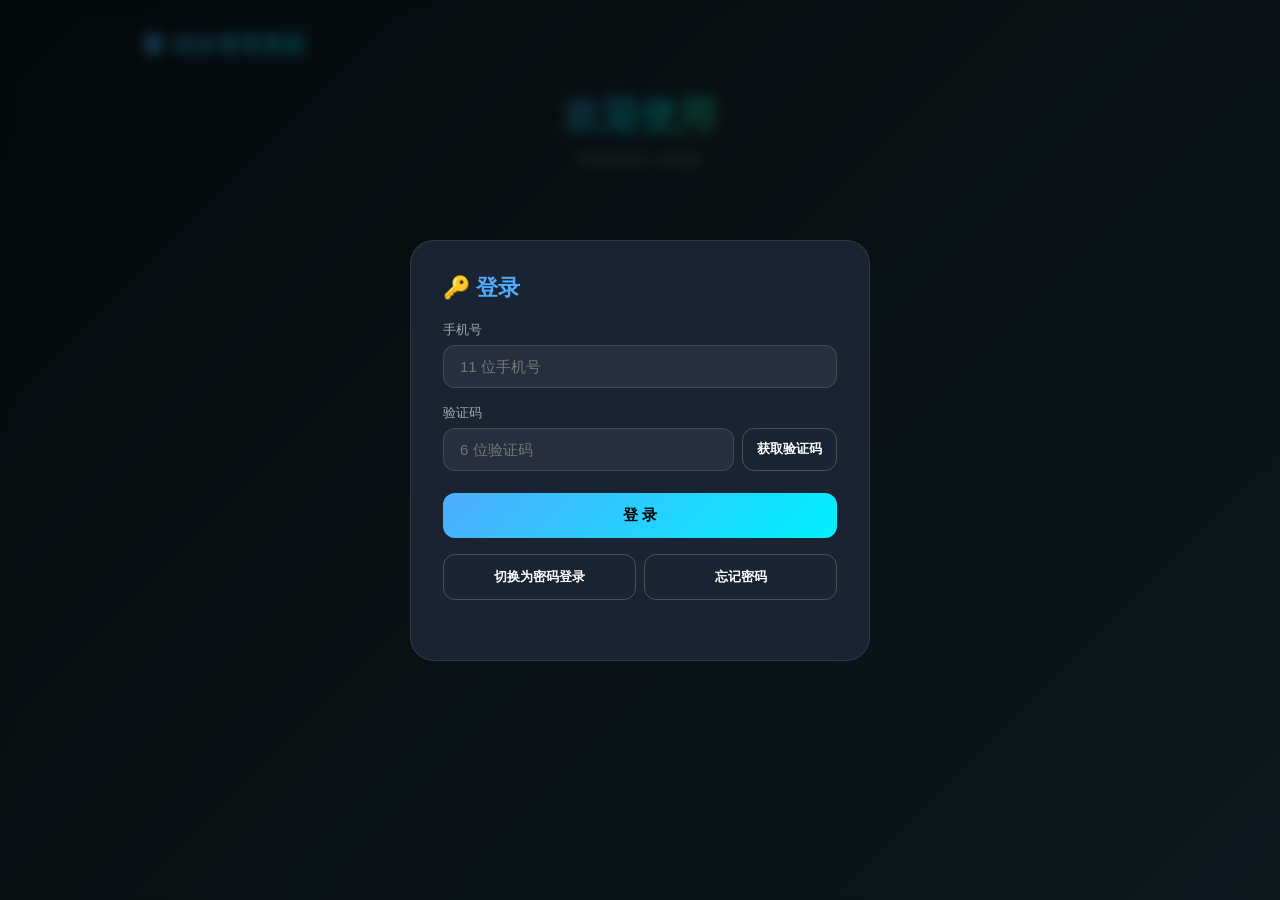
<file: frontend/index.html>
<!DOCTYPE html>
<html lang="zh-CN">
<head>
<meta charset="UTF-8" />
<meta name="viewport" content="width=device-width, initial-scale=1.0" />
<title>综合管理系统</title>
<style>
  * { margin:0; padding:0; box-sizing:border-box; }
  body {
    font-family:'Segoe UI','PingFang SC',sans-serif;
    min-height:100vh;
    background:linear-gradient(135deg,#0f2027 0%,#203a43 50%,#2c5364 100%);
    color:#fff;
    display:flex;
    flex-direction:column;
    align-items:center;
    padding:30px 20px;
  }
  .topbar { width:100%; max-width:1000px; display:flex; justify-content:space-between; align-items:center; margin-bottom:30px; }
  .topbar .title { font-size:22px; font-weight:700; background:linear-gradient(135deg,#4facfe,#00f2fe); -webkit-background-clip:text; -webkit-text-fill-color:transparent; }
  .user-area { display:flex; align-items:center; gap:12px; }
  .avatar { width:44px; height:44px; border-radius:50%; background:linear-gradient(135deg,#f093fb,#f5576c); display:flex; align-items:center; justify-content:center; font-size:20px; cursor:pointer; border:2px solid rgba(255,255,255,0.2); }
  .main-title { text-align:center; margin-bottom:40px; }
  .main-title h1 { font-size:38px; font-weight:800; background:linear-gradient(135deg,#4facfe,#00f2fe,#43e97b); -webkit-background-clip:text; -webkit-text-fill-color:transparent; margin-bottom:10px; }
  .main-title p { color:rgba(255,255,255,0.5); font-size:14px; }
  .grid { display:grid; grid-template-columns:repeat(auto-fit,minmax(220px,1fr)); gap:24px; max-width:1000px; width:100%; }
  .card { background:rgba(255,255,255,0.06); backdrop-filter:blur(12px); border:1px solid rgba(255,255,255,0.1); border-radius:24px; padding:40px 24px; text-align:center; cursor:pointer; transition:0.3s; color:#fff; display:flex; flex-direction:column; align-items:center; gap:12px; }
  .card:hover { transform:translateY(-8px); border-color:rgba(255,255,255,0.25); box-shadow:0 20px 50px rgba(0,0,0,0.35); }
  .card .icon { font-size:52px; }
  .card .name { font-size:19px; font-weight:700; }
  .card .desc { font-size:12px; color:rgba(255,255,255,0.5); }
  .card.locked { opacity:0.45; position:relative; }
  .card.locked::after { content:'🔒'; position:absolute; top:12px; right:16px; font-size:20px; }
  .cloud-bar { width:100%; max-width:1000px; margin-top:30px; background:rgba(255,255,255,0.05); border:1px solid rgba(255,255,255,0.1); border-radius:20px; padding:20px 24px; display:flex; justify-content:space-between; align-items:center; flex-wrap:wrap; gap:12px; }
  .cloud-bar .info { display:flex; align-items:center; gap:14px; }
  .cloud-bar .info .icon { font-size:32px; }
  .cloud-bar .info .label { font-size:14px; font-weight:600; }
  .cloud-bar .info .value { font-size:12px; color:rgba(255,255,255,0.5); }
  .cloud-bar button { padding:10px 20px; border:none; border-radius:12px; background:linear-gradient(135deg,#43e97b,#38f9d7); color:#000; font-weight:700; cursor:pointer; font-size:13px; }
  .overlay { display:none; position:fixed; top:0; left:0; right:0; bottom:0; background:rgba(0,0,0,0.7); backdrop-filter:blur(6px); z-index:1000; justify-content:center; align-items:center; padding:20px; }
  .overlay.show { display:flex; }
  .modal { background:#1a2332; border:1px solid rgba(255,255,255,0.1); border-radius:24px; padding:32px; max-width:460px; width:100%; max-height:90vh; overflow-y:auto; }
  .modal h2 { font-size:22px; margin-bottom:18px; color:#4facfe; }
  .form-group { margin-bottom:16px; }
  .modal label { display:block; font-size:13px; color:rgba(255,255,255,0.6); margin-bottom:6px; }
  .modal input, .modal select { width:100%; padding:12px 16px; background:rgba(255,255,255,0.06); border:1px solid rgba(255,255,255,0.12); border-radius:12px; color:#fff; font-size:15px; outline:none; }
  .modal input:focus, .modal select:focus { border-color:#4facfe; }
  .btn { width:100%; padding:13px; border:none; border-radius:12px; font-size:15px; font-weight:700; cursor:pointer; margin-top:6px; }
  .btn-primary { background:linear-gradient(135deg,#4facfe,#00f2fe); color:#000; }
  .btn-success { background:linear-gradient(135deg,#43e97b,#38f9d7); color:#000; }
  .btn-outline { background:transparent; color:#fff; border:1px solid rgba(255,255,255,0.2); }
  .btn-danger { background:linear-gradient(135deg,#ff6b6b,#ee5a24); color:#fff; }
  .msg { font-size:13px; margin-top:10px; min-height:18px; }
  .msg.error { color:#ff6b6b; }
  .msg.success { color:#43e97b; }
  .activate-hint { font-size:13px; color:rgba(255,255,255,0.5); text-align:center; margin-top:16px; padding-top:16px; border-top:1px solid rgba(255,255,255,0.08); line-height:1.7; }
  .activate-hint strong { color:#ffd700; }
  .user-table { width:100%; font-size:13px; border-collapse:collapse; margin-top:8px; }
  .user-table th, .user-table td { padding:8px 6px; text-align:left; border-bottom:1px solid rgba(255,255,255,0.06); }
  .user-table th { color:rgba(255,255,255,0.5); font-weight:600; }
  .role-tag { display:inline-block; padding:2px 8px; border-radius:8px; font-size:11px; font-weight:700; }
  .role-tag.super { background:#ffd700; color:#000; }
  .role-tag.master { background:#ff8c00; color:#000; }
  .role-tag.deputy { background:#4facfe; color:#000; }
  .role-tag.user { background:#43e97b; color:#000; }
  .perm-grid { display:grid; grid-template-columns:1fr 1fr; gap:10px; margin-bottom:14px; }
  .perm-item { display:flex; align-items:center; gap:8px; padding:12px 14px; background:rgba(255,255,255,0.05); border:1px solid rgba(255,255,255,0.08); border-radius:12px; cursor:pointer; font-size:14px; }
  .perm-item input { width:18px; height:18px; }
  .code-box { background:rgba(255,255,255,0.06); border:1px dashed rgba(255,255,255,0.25); border-radius:12px; padding:16px; font-family:monospace; font-size:16px; word-break:break-all; text-align:center; color:#ffd700; margin:12px 0; letter-spacing:2px; }
  @media (max-width:600px) {
    .main-title h1 { font-size:28px; }
    .grid { grid-template-columns:1fr 1fr; gap:14px; }
    .card { padding:26px 12px; }
    .card .icon { font-size:38px; }
    .card .name { font-size:14px; }
  }
</style>
</head>
<body>

<!-- 顶部 -->
<div class="topbar">
  <div class="title">🛡️ 综合管理系统</div>
  <div class="user-area" id="userArea" style="display:none;">
    <span id="userName" style="font-size:13px;color:rgba(255,255,255,0.7);"></span>
    <div class="avatar" id="avatarBtn">👤</div>
  </div>
</div>

<!-- 主标题 -->
<div class="main-title">
  <h1 id="welcomeTitle">欢迎使用</h1>
  <p id="welcomeSub">请选择要进入的模块</p>
</div>

<!-- 卡片 -->
<div class="grid" id="cardGrid" style="display:none;">
  <div class="card" data-perm="jingqu">
    <div class="icon">🎫</div>
    <div class="name">景区管理器</div>
    <div class="desc">门票生成 · 核销 · 用户</div>
  </div>
  <div class="card" data-perm="member">
    <div class="icon">🛡️</div>
    <div class="name">会员中心</div>
    <div class="desc">分级管理 · 积分余额</div>
  </div>
  <div class="card" data-perm="checkin">
    <div class="icon">✅</div>
    <div class="name">签到中心</div>
    <div class="desc">家庭圈 · 签到活动</div>
  </div>
  <div class="card" data-perm="game">
    <div class="icon">🎮</div>
    <div class="name">游戏中心</div>
    <div class="desc">40 款游戏 · AI 问答</div>
  </div>
</div>

<!-- 云空间 -->
<div class="cloud-bar" id="cloudBar" style="display:none;">
  <div class="info" id="cloudInfoArea" style="cursor:pointer;">
    <div class="icon">☁️</div>
    <div class="text">
      <div class="label">我的云空间</div>
      <div class="value" id="cloudValue">加载中 ...</div>
    </div>
  </div>
  <div style="display:flex;gap:8px;flex-wrap:wrap;">
    <button id="cloudOpenBtn" style="background:linear-gradient(135deg,#4facfe,#00f2fe);color:#000;">📁 我的文件</button>
    <button id="cloudExpandBtn">➕ 扩容</button>
  </div>
</div>

<!-- ============ 模态框 ============ -->

<!-- 登录 -->
<div class="overlay" id="loginModal">
  <div class="modal">
    <h2>🔑 登录</h2>
    <div class="form-group">
      <label>手机号</label>
      <input type="tel" id="loginPhone" placeholder="11 位手机号" maxlength="11" />
    </div>
    <div class="form-group" id="codeGroup">
      <label>验证码</label>
      <div style="display:flex;gap:8px;">
        <input type="text" id="loginCode" placeholder="6 位验证码" maxlength="6" style="flex:1;" />
        <button class="btn btn-outline" id="sendCodeBtn" style="width:auto;padding:0 14px;margin:0;font-size:13px;">获取验证码</button>
      </div>
    </div>
    <div class="form-group" id="pwdGroup" style="display:none;">
      <label>密码</label>
      <input type="password" id="loginPassword" placeholder="密码" />
    </div>
    <button class="btn btn-primary" id="loginBtn">登 录</button>
    <div style="display:flex;gap:8px;margin-top:10px;">
      <button class="btn btn-outline" id="switchModeBtn" style="flex:1;font-size:13px;">切换为密码登录</button>
      <button class="btn btn-outline" id="forgotBtn" style="flex:1;font-size:13px;">忘记密码</button>
    </div>
    <div class="msg" id="loginMsg"></div>
  </div>
</div>

<!-- 设密码 -->
<div class="overlay" id="setPwdModal">
  <div class="modal">
    <h2>🔐 设置密码</h2>
    <p style="font-size:13px;color:rgba(255,255,255,0.5);margin-bottom:14px;">首次登录，请设置密码。至少 8 位，包含字母、数字、符号中的两种。</p>
    <div class="form-group">
      <label>新密码</label>
      <input type="password" id="newPwd" placeholder="至少 8 位" />
    </div>
    <div class="form-group">
      <label>确认密码</label>
      <input type="password" id="newPwdConfirm" placeholder="再次输入" />
    </div>
    <button class="btn btn-success" id="setPwdBtn">确 定</button>
    <div class="msg" id="setPwdMsg"></div>
  </div>
</div>

<!-- 忘记密码 -->
<div class="overlay" id="forgotModal">
  <div class="modal">
    <h2>🔓 重置密码</h2>
    <div class="form-group">
      <label>手机号</label>
      <input type="tel" id="forgotPhone" placeholder="11 位手机号" maxlength="11" />
    </div>
    <div class="form-group">
      <label>验证码</label>
      <div style="display:flex;gap:8px;">
        <input type="text" id="forgotCode" placeholder="6 位" maxlength="6" style="flex:1;" />
        <button class="btn btn-outline" id="forgotSendBtn" style="width:auto;padding:0 14px;margin:0;font-size:13px;">获取</button>
      </div>
    </div>
    <div class="form-group">
      <label>新密码</label>
      <input type="password" id="forgotNewPwd" placeholder="至少 8 位" />
    </div>
    <button class="btn btn-primary" id="forgotConfirmBtn">重置密码</button>
    <div class="msg" id="forgotMsg"></div>
  </div>
</div>

<!-- 激活 -->
<div class="overlay" id="activateModal">
  <div class="modal">
    <h2>🔓 激活账号</h2>
    <p style="font-size:13px;color:rgba(255,255,255,0.6);margin-bottom:16px;">请输入 30 位激活码，激活后即可使用对应模块。</p>
    <div class="form-group">
      <label>激活码</label>
      <input type="text" id="activationCode" placeholder="30 位激活码" maxlength="30" style="text-transform:uppercase;font-family:monospace;" />
    </div>
    <button class="btn btn-success" id="activateBtn">激 活</button>
    <div class="msg" id="activateMsg"></div>
    <div class="activate-hint">
      请在微信上搜索微信号为 <strong>guozaixiaowapi</strong> 的用户获取激活码
    </div>
  </div>
</div>

<!-- 用户信息 -->
<div class="overlay" id="profileModal">
  <div class="modal" style="max-width:640px;">
    <h2>👤 用户信息</h2>
    <div id="profileBody"></div>
    <div style="display:flex;flex-direction:column;gap:10px;margin-top:16px;">
      <button class="btn btn-outline" id="genCodeBtn" style="display:none;">🔑 生成激活码</button>
      <button class="btn btn-outline" id="changePhoneBtn">📱 换绑手机号</button>
      <button class="btn btn-outline" id="changePwdBtn">🔑 修改密码</button>
      <button class="btn btn-danger" id="deleteAccountBtn">🗑️ 注销账号</button>
      <button class="btn btn-outline" id="logoutBtn">🚪 退出登录</button>
    </div>
  </div>
</div>

<!-- 生成激活码 -->
<div class="overlay" id="genCodeModal">
  <div class="modal">
    <h2>🔑 生成激活码</h2>
    <div class="form-group">
      <label>激活码类型</label>
      <select id="genType">
        <option value="permission">模块权限</option>
        <option value="cloud">云空间扩容</option>
        <option value="admin">创建管理员</option>
      </select>
    </div>
    <div id="genPermissionArea">
      <label style="font-size:13px;color:rgba(255,255,255,0.6);">选择要激活的模块（可多选）</label>
      <div class="perm-grid">
        <label class="perm-item"><input type="checkbox" value="jingqu" /> 🎫 景区</label>
        <label class="perm-item"><input type="checkbox" value="checkin" /> ✅ 签到</label>
        <label class="perm-item"><input type="checkbox" value="game" /> 🎮 游戏</label>
        <label class="perm-item"><input type="checkbox" value="member" /> 🛡️ 会员</label>
      </div>
    </div>
    <div id="genCloudArea" style="display:none;">
      <div class="form-group">
        <label>增加容量（GB）</label>
        <input type="number" id="genCloudGB" value="10" min="1" max="1000" />
      </div>
    </div>
    <div id="genAdminArea" style="display:none;">
      <div class="form-group">
        <label>管理员角色</label>
        <select id="genAdminRole">
          <option value="deputy">副管理</option>
          <option value="master">主管理</option>
        </select>
      </div>
    </div>
    <button class="btn btn-success" id="genConfirmBtn">生成</button>
    <div class="msg" id="genMsg"></div>
    <div id="genResultArea" style="display:none;">
      <div class="code-box" id="genCodeResult"></div>
      <button class="btn btn-outline" id="copyCodeBtn">📋 复制</button>
    </div>
  </div>
</div>

<!-- 换绑手机号 -->
<div class="overlay" id="changePhoneModal">
  <div class="modal">
    <h2>📱 换绑手机号</h2>
    <div class="form-group">
      <label>新手机号</label>
      <input type="tel" id="newPhoneInput" placeholder="11 位手机号" maxlength="11" />
    </div>
    <div class="form-group">
      <label>验证码</label>
      <div style="display:flex;gap:8px;">
        <input type="text" id="newPhoneCode" placeholder="6 位" maxlength="6" style="flex:1;" />
        <button class="btn btn-outline" id="newPhoneSendBtn" style="width:auto;padding:0 14px;margin:0;font-size:13px;">获取</button>
      </div>
    </div>
    <button class="btn btn-success" id="changePhoneConfirmBtn">确定换绑</button>
    <div class="msg" id="changePhoneMsg"></div>
  </div>
</div>

<!-- 修改密码 -->
<div class="overlay" id="changePwdModal">
  <div class="modal">
    <h2>🔑 修改密码</h2>
    <div class="form-group">
      <label>当前密码</label>
      <input type="password" id="oldPwdInput" />
    </div>
    <div class="form-group">
      <label>新密码</label>
      <input type="password" id="newPwdInput" placeholder="至少 8 位" />
    </div>
    <button class="btn btn-primary" id="changePwdConfirmBtn">确认</button>
    <div class="msg" id="changePwdMsg"></div>
  </div>
</div>

<!-- 云空间文件管理 -->
<div class="overlay" id="cloudModal">
  <div class="modal" style="max-width:720px;">
    <h2 style="display:flex;justify-content:space-between;align-items:center;flex-wrap:wrap;gap:8px;">
      <span>☁️ 我的云空间</span>
      <span style="font-size:13px;color:rgba(255,255,255,0.5);" id="cloudUsageText"></span>
    </h2>

    <div style="display:flex;gap:10px;margin-bottom:16px;flex-wrap:wrap;">
      <input type="file" id="cloudFileInput" style="display:none;" />
      <button class="btn btn-primary" id="cloudUploadBtn" style="width:auto;padding:10px 20px;margin:0;">📤 上传文件</button>
      <button class="btn btn-outline" id="cloudRefreshBtn" style="width:auto;padding:10px 20px;margin:0;">🔄 刷新</button>
    </div>

    <div id="cloudProgressWrap" style="display:none;margin-bottom:12px;">
      <div style="height:8px;background:rgba(255,255,255,0.1);border-radius:10px;overflow:hidden;">
        <div id="cloudProgressBar" style="height:100%;width:0%;background:linear-gradient(90deg,#4facfe,#43e97b);transition:width 0.3s;"></div>
      </div>
      <div style="font-size:12px;color:rgba(255,255,255,0.5);margin-top:4px;" id="cloudProgressText"></div>
    </div>

    <div id="cloudFileList" style="max-height:360px;overflow-y:auto;border:1px solid rgba(255,255,255,0.08);border-radius:12px;">
      <div style="text-align:center;padding:20px;color:rgba(255,255,255,0.4);">加载中...</div>
    </div>

    <div class="msg" id="cloudMsg"></div>

    <div style="display:flex;justify-content:flex-end;margin-top:16px;">
      <button class="btn btn-outline" id="cloudModalCloseBtn" style="width:auto;padding:10px 24px;margin:0;">关闭</button>
    </div>
  </div>
</div>

<script>
// =============================================================
// 工具
// =============================================================
function formatSize(bytes) {
  if (bytes < 1024) return bytes + ' B';
  if (bytes < 1048576) return (bytes / 1024).toFixed(1) + ' KB';
  if (bytes < 1073741824) return (bytes / 1048576).toFixed(2) + ' MB';
  return (bytes / 1073741824).toFixed(2) + ' GB';
}

const $ = id => document.getElementById(id);

// =============================================================
// 配置与状态
// =============================================================
const API = '/main-api';

let currentUser = null;
let token = localStorage.getItem('token') || '';
let loginMode = 'sms';
let cloudFiles = [];
let cloudUploading = false;

async function api(path, options = {}) {
  const headers = { 'Content-Type': 'application/json' };
  if (token) headers['Authorization'] = 'Bearer ' + token;
  Object.assign(headers, options.headers || {});
  const resp = await fetch(API + path, { ...options, headers });
  const data = await resp.json().catch(() => ({}));
  if (!resp.ok) throw new Error(data.error || '请求失败');
  return data;
}

function showModal(id) { $(id).classList.add('show'); }
function hideModal(id) { $(id).classList.remove('show'); }

// =============================================================
// 启动
// =============================================================
async function boot() {
  if (!token) { showModal('loginModal'); return; }
  try {
    const data = await api('/api/auth/me');
    currentUser = data.user;
    renderUser();
    checkPermissions();
  } catch (e) {
    localStorage.removeItem('token');
    token = '';
    showModal('loginModal');
  }
}

// =============================================================
// 验证码
// =============================================================
function bindSendCode(btnId, phoneId, purpose) {
  $(btnId).onclick = async function () {
    const phone = $(phoneId).value.trim();
    if (!/^\d{11}$/.test(phone)) { alert('手机号格式错误'); return; }
    try {
      await api('/api/sms/send', { method: 'POST', body: JSON.stringify({ phone, purpose }) });
      let count = 60;
      $(btnId).disabled = true;
      const timer = setInterval(() => {
        count--;
        $(btnId).textContent = count + 's';
        if (count <= 0) {
          clearInterval(timer);
          $(btnId).disabled = false;
          $(btnId).textContent = '获取验证码';
        }
      }, 1000);
    } catch (e) { alert(e.message); }
  };
}

bindSendCode('sendCodeBtn', 'loginPhone', 'login');
bindSendCode('forgotSendBtn', 'forgotPhone', 'forgot');
bindSendCode('newPhoneSendBtn', 'newPhoneInput', 'change_phone');

// =============================================================
// 登录模式
// =============================================================
$('switchModeBtn').onclick = function () {
  if (loginMode === 'sms') {
    loginMode = 'pwd';
    $('codeGroup').style.display = 'none';
    $('pwdGroup').style.display = 'block';
    this.textContent = '切换为验证码登录';
  } else {
    loginMode = 'sms';
    $('codeGroup').style.display = 'block';
    $('pwdGroup').style.display = 'none';
    this.textContent = '切换为密码登录';
  }
};

$('loginBtn').onclick = async function () {
  const phone = $('loginPhone').value.trim();
  const msgEl = $('loginMsg');
  msgEl.className = 'msg';
  try {
    let data;
    if (loginMode === 'sms') {
      const code = $('loginCode').value.trim();
      if (!phone || !code) throw new Error('请填写手机号和验证码');
      data = await api('/api/auth/login-sms', { method: 'POST', body: JSON.stringify({ phone, code }) });
    } else {
      const password = $('loginPassword').value.trim();
      if (!phone || !password) throw new Error('请填写手机号和密码');
      data = await api('/api/auth/login-pwd', { method: 'POST', body: JSON.stringify({ phone, password }) });
    }
    token = data.token;
    localStorage.setItem('token', token);
    currentUser = data.user;
    hideModal('loginModal');
    renderUser();
    checkPermissions();
    if (data.need_password) showModal('setPwdModal');
  } catch (e) {
    msgEl.textContent = e.message;
    msgEl.className = 'msg error';
  }
};

// =============================================================
// 设置密码
// =============================================================
$('setPwdBtn').onclick = async function () {
  const pwd = $('newPwd').value;
  const confirm = $('newPwdConfirm').value;
  const msgEl = $('setPwdMsg');
  msgEl.className = 'msg';
  if (pwd !== confirm) {
    msgEl.textContent = '两次密码不一致';
    msgEl.className = 'msg error';
    return;
  }
  try {
    await api('/api/auth/set-password', { method: 'POST', body: JSON.stringify({ password: pwd }) });
    msgEl.textContent = '✅ 设置成功';
    msgEl.className = 'msg success';
    setTimeout(() => hideModal('setPwdModal'), 800);
  } catch (e) {
    msgEl.textContent = e.message;
    msgEl.className = 'msg error';
  }
};

// =============================================================
// 忘记密码
// =============================================================
$('forgotBtn').onclick = () => { hideModal('loginModal'); showModal('forgotModal'); };

$('forgotConfirmBtn').onclick = async function () {
  const phone = $('forgotPhone').value.trim();
  const code = $('forgotCode').value.trim();
  const newPwd = $('forgotNewPwd').value;
  const msgEl = $('forgotMsg');
  msgEl.className = 'msg';
  try {
    await api('/api/auth/forgot-password', { method: 'POST', body: JSON.stringify({ phone, code, new_password: newPwd }) });
    msgEl.textContent = '✅ 密码已重置，请重新登录';
    msgEl.className = 'msg success';
    setTimeout(() => { hideModal('forgotModal'); showModal('loginModal'); }, 1200);
  } catch (e) {
    msgEl.textContent = e.message;
    msgEl.className = 'msg error';
  }
};

// =============================================================
// 渲染用户
// =============================================================
function renderUser() {
  if (!currentUser) return;
  $('userArea').style.display = 'flex';
  const roleLabel = { super: '超级管理员', master: '主管理', deputy: '副管理', user: '用户' }[currentUser.role] || '用户';
  $('userName').textContent = currentUser.name || currentUser.phone;
  $('welcomeTitle').textContent = '欢迎，' + (currentUser.name || currentUser.phone);
  $('welcomeSub').textContent = '角色：' + roleLabel;
  $('cardGrid').style.display = 'grid';
  $('cloudBar').style.display = 'flex';
  $('cloudValue').textContent = `${formatSize(currentUser.cloud_used || 0)} / ${formatSize(currentUser.cloud_limit || 2147483648)}`;
}

// =============================================================
// 权限
// =============================================================
function checkPermissions() {
  if (!currentUser) return;
  const perms = currentUser.permissions || [];
  const role = currentUser.role;
  const isAdmin = ['super', 'master', 'deputy'].includes(role);

  document.querySelectorAll('.card').forEach(card => {
    const p = card.dataset.perm;
    let hasPerm = isAdmin;
    if (p === 'member') hasPerm = currentUser.member_authorized || role === 'super';
    else if (role === 'user') hasPerm = perms.includes(p);

    if (!hasPerm) card.classList.add('locked');
    else card.classList.remove('locked');
  });
}

// =============================================================
// 卡片点击
// =============================================================
document.querySelectorAll('.card').forEach(card => {
  card.onclick = function () {
    const p = this.dataset.perm;
    if (!currentUser) { showModal('loginModal'); return; }

    const role = currentUser.role;
    const isAdmin = ['super', 'master', 'deputy'].includes(role);
    const perms = currentUser.permissions || [];
    let hasPerm = isAdmin;
    if (p === 'member') hasPerm = currentUser.member_authorized || role === 'super';
    else if (role === 'user') hasPerm = perms.includes(p);

    if (!hasPerm) { showModal('activateModal'); return; }

    const phone = encodeURIComponent(currentUser.phone);
    const name = encodeURIComponent(currentUser.name || '');
    const r = encodeURIComponent(role);
    const urlMap = {
      jingqu: '/jingqu?phone=' + phone + '&name=' + name + '&role=' + r,
      member: '/member?phone=' + phone + '&name=' + name + '&role=' + r,
      checkin: '/checkin?phone=' + phone + '&name=' + name,
      game: '/game?phone=' + phone + '&name=' + name + '&role=' + r
    };
    window.location.href = urlMap[p];
  };
});

// =============================================================
// 激活
// =============================================================
$('activateBtn').onclick = async function () {
  const code = $('activationCode').value.trim();
  const msgEl = $('activateMsg');
  msgEl.className = 'msg';
  try {
    const data = await api('/api/activation/use', { method: 'POST', body: JSON.stringify({ code }) });
    currentUser = data.user;
    msgEl.textContent = '✅ 激活成功！';
    msgEl.className = 'msg success';
    setTimeout(() => {
      hideModal('activateModal');
      renderUser();
      checkPermissions();
    }, 800);
  } catch (e) {
    msgEl.textContent = e.message;
    msgEl.className = 'msg error';
  }
};

// =============================================================
// 头像 / 用户信息
// =============================================================
$('avatarBtn').onclick = function () {
  if (!currentUser) { showModal('loginModal'); return; }
  renderProfile();
  showModal('profileModal');
};

function renderProfile() {
  const roleLabel = { super: '超级管理员', master: '主管理', deputy: '副管理', user: '用户' }[currentUser.role] || '用户';
  const perms = (currentUser.permissions || []).map(p => ({
    jingqu: '🎫 景区管理器', member: '🛡️ 会员中心',
    checkin: '✅ 签到中心', game: '🎮 游戏中心'
  })[p] || p).join('、') || '无';

  let html = `
    <div style="font-size:14px;line-height:2;">
      <div>📱 手机号：<strong>${currentUser.phone}</strong></div>
      <div>👤 姓名：${currentUser.name || '未设置'}</div>
      <div>🎭 角色：<span class="role-tag ${currentUser.role}">${roleLabel}</span></div>
      <div>🔑 已激活模块：${perms}</div>
      <div>🛡️ 会员中心：${currentUser.member_authorized ? '已授权' : '未授权'}</div>
      <div>☁️ 云空间：${formatSize(currentUser.cloud_used || 0)} / ${formatSize(currentUser.cloud_limit || 2147483648)}</div>
    </div>
  `;

  if (['super', 'master', 'deputy'].includes(currentUser.role)) {
    html += `<div style="margin-top:18px;"><h3 style="font-size:15px;color:#4facfe;margin-bottom:8px;">👥 全部用户</h3>
      <div id="allUsersArea" style="max-height:240px;overflow-y:auto;">加载中 ...</div></div>`;
  }

  $('profileBody').innerHTML = html;
  $('genCodeBtn').style.display = ['super', 'master', 'deputy'].includes(currentUser.role) ? 'block' : 'none';

  if (['super', 'master', 'deputy'].includes(currentUser.role)) loadAllUsers();
}

async function loadAllUsers() {
  try {
    const data = await api('/api/users/list');
    const users = data.users || [];
    let html = `<table class="user-table"><thead><tr><th>手机号</th><th>姓名</th><th>角色</th><th>权限</th></tr></thead><tbody>`;
    users.forEach(u => {
      const roleLabel = { super: '超管', master: '主管理', deputy: '副管理', user: '用户' }[u.role] || '用户';
      const p = (u.permissions || []).length;
      html += `<tr><td>${u.phone}</td><td>${u.name || '-'}</td><td><span class="role-tag ${u.role}">${roleLabel}</span></td><td>${p} 个</td></tr>`;
    });
    html += `</tbody></table>`;
    $('allUsersArea').innerHTML = html;
  } catch (e) {
    $('allUsersArea').innerHTML = '加载失败：' + e.message;
  }
}

// =============================================================
// 生成激活码
// =============================================================
$('genCodeBtn').onclick = () => {
  $('genResultArea').style.display = 'none';
  $('genMsg').textContent = '';
  showModal('genCodeModal');
};

$('genType').onchange = function () {
  $('genPermissionArea').style.display = this.value === 'permission' ? 'block' : 'none';
  $('genCloudArea').style.display = this.value === 'cloud' ? 'block' : 'none';
  $('genAdminArea').style.display = this.value === 'admin' ? 'block' : 'none';
};

$('genConfirmBtn').onclick = async function () {
  const type = $('genType').value;
  let body = { type };
  if (type === 'permission') {
    const perms = Array.from(document.querySelectorAll('#genPermissionArea input:checked')).map(i => i.value);
    if (perms.length === 0) { $('genMsg').textContent = '请至少选择一个模块'; $('genMsg').className = 'msg error'; return; }
    body.permissions = perms;
  } else if (type === 'cloud') {
    const gb = parseInt($('genCloudGB').value);
    if (!gb || gb <= 0) { $('genMsg').textContent = '请输入有效容量'; $('genMsg').className = 'msg error'; return; }
    body.cloud_gb = gb;
  } else if (type === 'admin') {
    body.admin_role = $('genAdminRole').value;
  }
  try {
    const data = await api('/api/activation/create', { method: 'POST', body: JSON.stringify(body) });
    $('genCodeResult').textContent = data.code;
    $('genResultArea').style.display = 'block';
    $('genMsg').textContent = '✅ 生成成功';
    $('genMsg').className = 'msg success';
  } catch (e) {
    $('genMsg').textContent = e.message;
    $('genMsg').className = 'msg error';
  }
};

$('copyCodeBtn').onclick = function () {
  navigator.clipboard.writeText($('genCodeResult').textContent);
  $('genMsg').textContent = '✅ 已复制';
  $('genMsg').className = 'msg success';
};

// =============================================================
// 换绑手机号
// =============================================================
$('changePhoneBtn').onclick = () => { hideModal('profileModal'); showModal('changePhoneModal'); };

$('changePhoneConfirmBtn').onclick = async function () {
  const newPhone = $('newPhoneInput').value.trim();
  const code = $('newPhoneCode').value.trim();
  const msgEl = $('changePhoneMsg');
  try {
    await api('/api/auth/change-phone', { method: 'POST', body: JSON.stringify({ new_phone: newPhone, code }) });
    msgEl.textContent = '✅ 换绑成功，请重新登录';
    msgEl.className = 'msg success';
    setTimeout(() => { localStorage.removeItem('token'); location.reload(); }, 1500);
  } catch (e) {
    msgEl.textContent = e.message;
    msgEl.className = 'msg error';
  }
};

// =============================================================
// 修改密码
// =============================================================
$('changePwdBtn').onclick = () => { hideModal('profileModal'); showModal('changePwdModal'); };

$('changePwdConfirmBtn').onclick = async function () {
  const oldPwd = $('oldPwdInput').value;
  const newPwd = $('newPwdInput').value;
  const msgEl = $('changePwdMsg');
  try {
    await api('/api/auth/change-password', { method: 'POST', body: JSON.stringify({ old_password: oldPwd, new_password: newPwd }) });
    msgEl.textContent = '✅ 修改成功';
    msgEl.className = 'msg success';
    setTimeout(() => hideModal('changePwdModal'), 1000);
  } catch (e) {
    msgEl.textContent = e.message;
    msgEl.className = 'msg error';
  }
};

// =============================================================
// 注销
// =============================================================
$('deleteAccountBtn').onclick = async function () {
  if (!confirm('确定注销账号？此操作不可恢复！')) return;
  try {
    await api('/api/auth/delete-account', { method: 'POST' });
    localStorage.removeItem('token');
    location.reload();
  } catch (e) { alert('注销失败：' + e.message); }
};

// =============================================================
// 云空间
// =============================================================
function updateCloudUsage(used, limit) {
  if (typeof used === 'number' && typeof limit === 'number') {
    $('cloudValue').textContent = `${formatSize(used)} / ${formatSize(limit)}`;
    $('cloudUsageText').textContent = `${formatSize(used)} / ${formatSize(limit)}`;
  }
}

async function openCloudModal() {
  if (!currentUser) { showModal('loginModal'); return; }
  showModal('cloudModal');
  await loadCloudFiles();
}

async function loadCloudFiles() {
  const listEl = $('cloudFileList');
  listEl.innerHTML = '<div style="text-align:center;padding:20px;color:rgba(255,255,255,0.4);">加载中...</div>';
  try {
    const data = await api('/api/cloud/list');
    cloudFiles = data.files || [];
    updateCloudUsage(data.cloud_used, data.cloud_limit);
    renderCloudFiles();
  } catch (e) {
    listEl.innerHTML = `<div style="text-align:center;padding:20px;color:#ff6b6b;">加载失败：${e.message}</div>`;
  }
}

function renderCloudFiles() {
  const listEl = $('cloudFileList');
  if (cloudFiles.length === 0) {
    listEl.innerHTML = '<div style="text-align:center;padding:40px;color:rgba(255,255,255,0.4);">📭 还没有文件，点击上方按钮上传</div>';
    return;
  }
  listEl.innerHTML = '';
  cloudFiles.forEach(f => {
    const item = document.createElement('div');
    item.style.cssText = 'display:flex;justify-content:space-between;align-items:center;padding:12px;border-bottom:1px solid rgba(255,255,255,0.06);gap:12px;flex-wrap:wrap;';

    const info = document.createElement('div');
    info.style.cssText = 'flex:1;min-width:200px;';
    info.innerHTML = `
      <div style="font-size:14px;color:#fff;word-break:break-all;">${f.name}</div>
      <div style="font-size:12px;color:rgba(255,255,255,0.4);margin-top:4px;">${formatSize(f.size)} · ${new Date(f.last_modified).toLocaleString()}</div>
    `;

    const btns = document.createElement('div');
    btns.style.cssText = 'display:flex;gap:6px;flex-wrap:wrap;';
    const enc = encodeURIComponent(f.name);
    btns.innerHTML = `
      <button class="btn btn-outline" style="width:auto;padding:6px 12px;font-size:12px;margin:0;" data-action="download" data-name="${enc}">⬇️ 下载</button>
      <button class="btn btn-outline" style="width:auto;padding:6px 12px;font-size:12px;margin:0;" data-action="share" data-name="${enc}">🔗 分享</button>
      <button class="btn btn-danger" style="width:auto;padding:6px 12px;font-size:12px;margin:0;" data-action="delete" data-name="${enc}">🗑️ 删除</button>
    `;

    btns.querySelectorAll('[data-action="download"]').forEach(b => b.onclick = () => downloadCloudFile(b.dataset.name));
    btns.querySelectorAll('[data-action="share"]').forEach(b => b.onclick = () => shareCloudFile(b.dataset.name));
    btns.querySelectorAll('[data-action="delete"]').forEach(b => b.onclick = () => deleteCloudFile(b.dataset.name));

    item.appendChild(info);
    item.appendChild(btns);
    listEl.appendChild(item);
  });
}

async function downloadCloudFile(encodedName) {
  const name = decodeURIComponent(encodedName);
  const msgEl = $('cloudMsg');
  msgEl.textContent = '下载中...';
  msgEl.className = 'msg show success';
  try {
    const resp = await fetch(API + '/api/cloud/download/' + encodeURIComponent(name), {
      headers: { 'Authorization': 'Bearer ' + token }
    });
    if (!resp.ok) throw new Error('HTTP ' + resp.status);
    const blob = await resp.blob();
    const url = URL.createObjectURL(blob);
    const a = document.createElement('a');
    a.href = url;
    a.download = name;
    document.body.appendChild(a);
    a.click();
    document.body.removeChild(a);
    setTimeout(() => URL.revokeObjectURL(url), 1000);
    msgEl.textContent = '✅ 下载成功';
    setTimeout(() => { msgEl.className = 'msg'; }, 2000);
  } catch (e) {
    msgEl.textContent = '下载失败：' + e.message;
    msgEl.className = 'msg show error';
  }
}

async function shareCloudFile(encodedName) {
  const name = decodeURIComponent(encodedName);
  const msgEl = $('cloudMsg');
  const days = prompt('分享链接有效期（天）', '7');
  if (days === null) return;
  const expire = parseInt(days) || 7;
  try {
    const data = await api('/api/cloud/share', { method: 'POST', body: JSON.stringify({ filename: name, expire_days: expire }) });
    if (navigator.clipboard && navigator.clipboard.writeText) {
      await navigator.clipboard.writeText(data.url);
      msgEl.textContent = '✅ 分享链接已复制（' + expire + '天有效）';
    } else {
      prompt('复制以下链接：', data.url);
      msgEl.textContent = '✅ 分享链接已生成';
    }
    msgEl.className = 'msg show success';
    setTimeout(() => { msgEl.className = 'msg'; }, 4000);
  } catch (e) {
    msgEl.textContent = '生成分享链接失败：' + e.message;
    msgEl.className = 'msg show error';
  }
}

async function deleteCloudFile(encodedName) {
  const name = decodeURIComponent(encodedName);
  if (!confirm(`确定删除文件 "${name}" 吗？`)) return;
  const msgEl = $('cloudMsg');
  try {
    await api('/api/cloud/delete', { method: 'POST', body: JSON.stringify({ filename: name }) });
    await loadCloudFiles();
    msgEl.textContent = '✅ 已删除';
    msgEl.className = 'msg show success';
    setTimeout(() => { msgEl.className = 'msg'; }, 2000);
  } catch (e) {
    msgEl.textContent = '删除失败：' + e.message;
    msgEl.className = 'msg show error';
  }
}

async function uploadCloudFile() {
  if (cloudUploading) return;
  const file = $('cloudFileInput').files[0];
  if (!file) return;

  cloudUploading = true;
  $('cloudUploadBtn').disabled = true;
  $('cloudProgressWrap').style.display = 'block';
  $('cloudProgressBar').style.width = '0%';
  $('cloudProgressText').textContent = '0%';
  $('cloudMsg').className = 'msg';

  const fd = new FormData();
  fd.append('file', file);
  fd.append('temp_id', Math.random().toString(36).slice(2));

  const xhr = new XMLHttpRequest();
  xhr.open('POST', API + '/api/cloud/upload');
  xhr.setRequestHeader('Authorization', 'Bearer ' + token);

  xhr.upload.onprogress = function (e) {
    if (e.lengthComputable) {
      const pct = Math.round((e.loaded / e.total) * 100);
      $('cloudProgressBar').style.width = pct + '%';
      $('cloudProgressText').textContent = pct + '% (' + formatSize(e.loaded) + ' / ' + formatSize(e.total) + ')';
    }
  };

  xhr.onload = async function () {
    cloudUploading = false;
    $('cloudUploadBtn').disabled = false;
    $('cloudFileInput').value = '';

    if (xhr.status >= 200 && xhr.status < 300) {
      $('cloudProgressBar').style.width = '100%';
      $('cloudProgressText').textContent = '完成';
      $('cloudMsg').textContent = '✅ 上传成功';
      $('cloudMsg').className = 'msg show success';
      setTimeout(() => { $('cloudProgressWrap').style.display = 'none'; }, 1500);
      await loadCloudFiles();
    } else {
      let err = '上传失败';
      try { const j = JSON.parse(xhr.responseText); err = j.error || err; } catch (_) { }
      $('cloudProgressWrap').style.display = 'none';
      $('cloudMsg').textContent = err;
      $('cloudMsg').className = 'msg show error';
    }
  };

  xhr.onerror = function () {
    cloudUploading = false;
    $('cloudUploadBtn').disabled = false;
    $('cloudProgressWrap').style.display = 'none';
    $('cloudMsg').textContent = '网络错误';
    $('cloudMsg').className = 'msg show error';
  };

  xhr.send(fd);
}

$('cloudOpenBtn').onclick = openCloudModal;
$('cloudInfoArea').onclick = openCloudModal;
$('cloudModalCloseBtn').onclick = () => hideModal('cloudModal');
$('cloudRefreshBtn').onclick = loadCloudFiles;
$('cloudUploadBtn').onclick = () => $('cloudFileInput').click();
$('cloudFileInput').onchange = uploadCloudFile;
$('cloudExpandBtn').onclick = () => {
  if (!currentUser) { showModal('loginModal'); return; }
  showModal('activateModal');
  $('activateMsg').textContent = '请输入云空间激活码';
  $('activateMsg').className = 'msg';
};

// =============================================================
// 退出
// =============================================================
$('logoutBtn').onclick = function () {
  if (!confirm('确定退出？')) return;
  localStorage.removeItem('token');
  location.reload();
};

// =============================================================
// 启动
// =============================================================
boot();
</script>

</body>
</html>
</file>
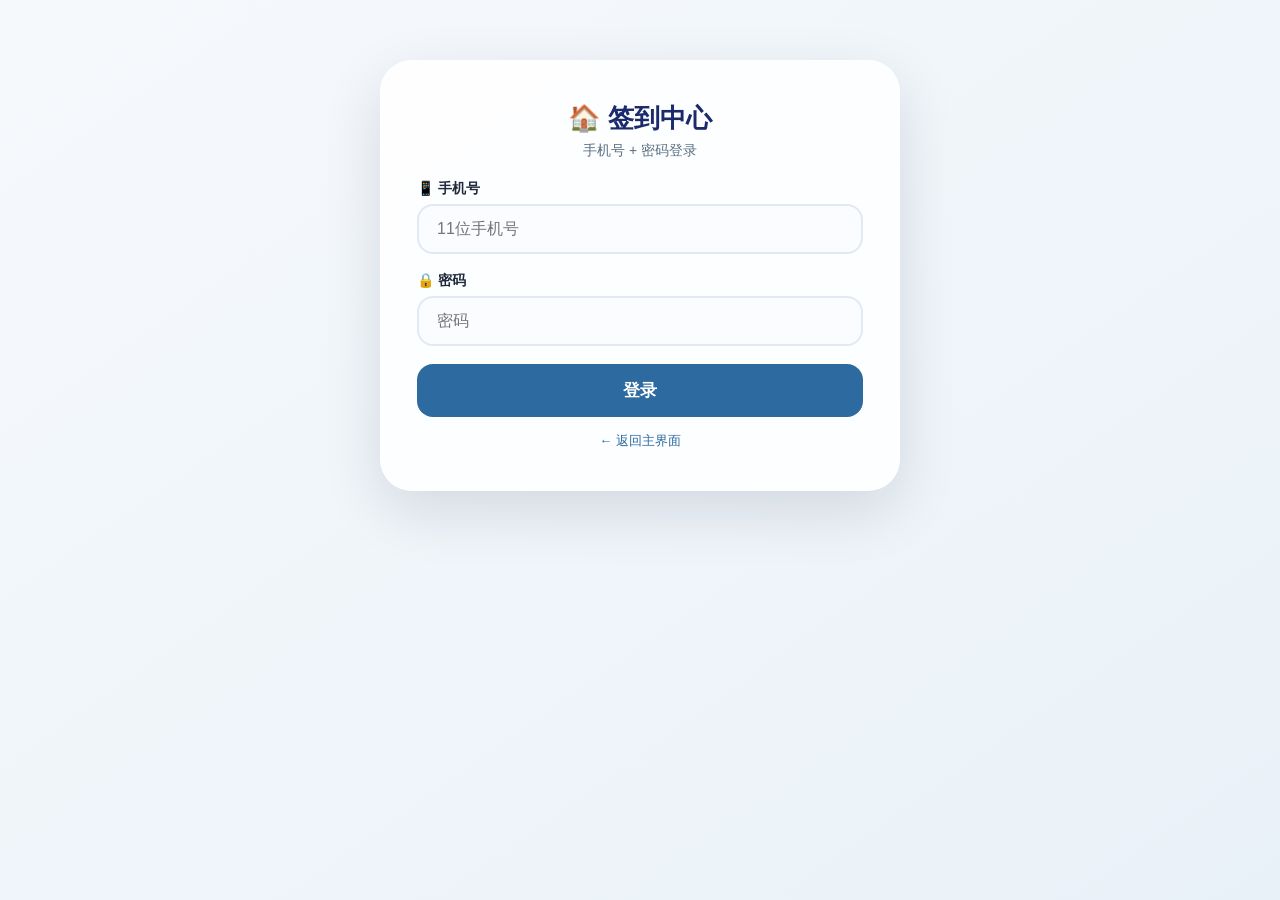
<file: frontend/checkin.html>
<!DOCTYPE html>
<html lang="zh-CN">
<head>
<meta charset="UTF-8" />
<meta name="viewport" content="width=device-width, initial-scale=1.0" />
<title>签到中心</title>
<style>
  * { margin:0; padding:0; box-sizing:border-box; font-family:'Inter',-apple-system,sans-serif; }
  body { min-height:100vh; background:linear-gradient(145deg,#f6f9fc,#e9f1f8); display:flex; justify-content:center; align-items:flex-start; padding:20px; }
  .app-wrapper { width:100%; max-width:1100px; margin:0 auto; }
  .card { background:rgba(255,255,255,0.85); backdrop-filter:blur(12px); border-radius:32px; box-shadow:0 20px 60px rgba(0,20,40,0.12); padding:40px 36px; width:100%; border:1px solid rgba(255,255,255,0.5); margin-bottom:24px; }
  .card-login { max-width:520px; margin:40px auto; }
  .btn { padding:15px; border:none; border-radius:16px; font-size:17px; font-weight:600; cursor:pointer; transition:all 0.25s ease; background:#2d6a9f; color:#fff; display:inline-flex; align-items:center; justify-content:center; gap:8px; }
  .btn:hover { transform:translateY(-2px); box-shadow:0 8px 24px rgba(45,106,159,0.25); }
  .btn:disabled { opacity:0.55; cursor:not-allowed; transform:none; box-shadow:none; }
  .btn-secondary { background:#eef3f8; color:#1f2a3a; }
  .btn-danger { background:#d45c5c; }
  .btn-success { background:#2a9d8f; }
  .btn-warning { background:#e9a23b; }
  .btn-sm { padding:10px 18px; font-size:14px; width:auto; border-radius:12px; }
  .btn-block { width:100%; }
  .form-group { margin-bottom:18px; }
  .form-group label { display:block; font-size:14px; font-weight:600; color:#1f2a3a; margin-bottom:6px; }
  .form-group input, .form-group select { width:100%; padding:14px 18px; border:2px solid #e2e9f2; border-radius:16px; font-size:16px; background:#fafcff; outline:none; transition:all 0.2s ease; }
  .form-group input:focus, .form-group select:focus { border-color:#2d6a9f; box-shadow:0 0 0 4px rgba(45,106,159,0.10); }
  .msg { margin-top:12px; padding:12px 18px; border-radius:14px; font-size:14px; display:none; }
  .msg.show { display:block; }
  .msg.success { background:#d4f0e8; color:#1a6a5a; }
  .msg.error { background:#f8e4e4; color:#a04040; }
  .msg.warning { background:#fdf0d8; color:#8a6a2a; }
  .msg.info { background:#e9f1f8; color:#1f3a5a; }
  .hidden { display:none !important; }
  .role-badge { display:inline-block; padding:4px 14px; border-radius:40px; font-size:12px; font-weight:600; background:#e9f1f8; color:#1f2a3a; margin-left:8px; }
  .role-badge.master { background:#1a3a5c; color:#fff; }
  .role-badge.deputy { background:#2d6a9f; color:#fff; }
  .role-badge.familyMaster { background:#e67e22; color:#fff; }
  .role-badge.deputyGuest { background:#2a9d8f; color:#fff; }
  .role-badge.guest { background:#d4e2f0; color:#1f2a3a; }
  .status-badge { display:inline-flex; align-items:center; gap:6px; font-size:13px; background:#eef3f8; padding:4px 14px; border-radius:40px; color:#5b6f82; }
  .status-badge .dot { display:inline-block; width:8px; height:8px; border-radius:50%; background:#8a9fb0; }
  .status-badge.active .dot { background:#2a9d8f; }
  table { width:100%; border-collapse:collapse; font-size:14px; }
  th { text-align:left; padding:14px 18px; background:rgba(255,255,255,0.5); border-bottom:2px solid rgba(0,0,0,0.04); }
  td { padding:14px 18px; border-bottom:1px solid rgba(0,0,0,0.03); }
  .modal-overlay { position:fixed; top:0; left:0; width:100%; height:100%; background:rgba(0,0,0,0.3); backdrop-filter:blur(4px); display:flex; justify-content:center; align-items:center; z-index:1000; padding:20px; opacity:0; pointer-events:none; transition:opacity 0.25s ease; }
  .modal-overlay.active { opacity:1; pointer-events:all; }
  .modal-card { background:#fff; border-radius:32px; padding:32px 36px; max-width:620px; width:100%; max-height:85vh; display:flex; flex-direction:column; box-shadow:0 30px 80px rgba(0,0,0,0.2); transform:scale(0.95); transition:transform 0.25s ease; overflow-y:auto; }
  .modal-overlay.active .modal-card { transform:scale(1); }
  .modal-card .modal-title { font-size:22px; font-weight:600; margin-bottom:16px; color:#1a2a3a; }
  .btn-group { display:flex; gap:12px; flex-wrap:wrap; justify-content:flex-end; }
  .filter-select { padding:8px 16px; border:2px solid #e2e9f2; border-radius:12px; font-size:14px; background:#fafcff; outline:none; }
  .group-list-item { display:flex; justify-content:space-between; align-items:center; padding:12px 16px; border-bottom:1px solid #eef3f8; }
  .group-list-item .group-info { display:flex; flex-direction:column; gap:2px; }
  .group-list-item .group-name { font-weight:600; color:#1a2a3a; }
  .group-list-item .group-meta { font-size:12px; color:#7a8fa2; }
  .group-list-item .group-actions { display:flex; gap:8px; align-items:center; }
  .group-list-item .group-actions .btn { padding:6px 14px; font-size:12px; border-radius:10px; width:auto; }
  .group-list-item.active-group { background:#eaf5f2; border-radius:10px; }
  .chat-messages { max-height:320px; overflow-y:auto; display:flex; flex-direction:column; gap:12px; margin-bottom:12px; padding-right:4px; }
  .chat-message { padding:10px 16px; border-radius:16px; max-width:85%; word-wrap:break-word; font-size:14px; line-height:1.6; white-space:pre-wrap; }
  .chat-message.user { background:#2d6a9f; color:#fff; align-self:flex-end; border-bottom-right-radius:4px; }
  .chat-message.assistant { background:#eef3f8; color:#1a2a3a; align-self:flex-start; border-bottom-left-radius:4px; }
  .chat-message.loading { opacity:0.6; font-style:italic; }
  .quick-questions { display:flex; flex-wrap:wrap; gap:6px; margin-top:8px; }
  .quick-questions .btn { padding:4px 12px; font-size:12px; border-radius:20px; width:auto; background:#eef3f8; color:#1f2a3a; }
  .fade-in { animation:fadeIn 0.35s ease; }
  @keyframes fadeIn { from { opacity:0; transform:translateY(12px); } to { opacity:1; transform:translateY(0); } }
  .empty-state { text-align:center; padding:30px 0; color:#8a9fb0; font-size:15px; }
  .flex-between { display:flex; justify-content:space-between; align-items:center; flex-wrap:wrap; gap:12px; }
  .mb-12 { margin-bottom:12px; }
  @media (max-width:600px) {
    .card { padding:28px 20px; }
    .modal-card { padding:24px 20px; }
    table { font-size:12px; }
    th, td { padding:8px 10px; }
  }
</style>
</head>
<body>
<div class="app-wrapper">

  <!-- 加载中 -->
  <div id="loadingPage" class="card card-login fade-in">
    <div class="empty-state">⏳ 正在验证身份 ...</div>
  </div>

  <!-- 登录页（备用） -->
  <div id="loginPage" class="card card-login fade-in" style="display:none;">
    <div class="logo" style="text-align:center;margin-bottom:20px;">
      <h1 style="font-size:26px;color:#1a2a6c;">🏠 签到中心</h1>
      <p style="color:#5b6f82;font-size:14px;margin-top:6px;">手机号 + 密码登录</p>
    </div>
    <div class="form-group"><label>📱 手机号</label><input type="text" id="loginPhone" placeholder="11位手机号" maxlength="11" /></div>
    <div class="form-group"><label>🔒 密码</label><input type="password" id="loginPassword" placeholder="密码" /></div>
    <button class="btn btn-block" id="loginBtn">登录</button>
    <div id="loginMsg" class="msg"></div>
    <div style="text-align:center;margin-top:14px;"><a href="/" style="color:#2d6a9f;font-size:13px;text-decoration:none;">← 返回主界面</a></div>
  </div>

  <!-- 主界面 -->
  <div id="mainPage" class="fade-in" style="display:none;">

    <!-- 头部 -->
    <div class="card">
      <div class="flex-between" style="padding-bottom:20px;border-bottom:2px solid rgba(0,0,0,0.04);margin-bottom:24px;">
        <div style="display:flex;align-items:center;gap:12px;flex-wrap:wrap;">
          <span id="displayName" style="font-weight:600;font-size:18px;">用户</span>
          <span id="displayPhone" style="font-size:14px;color:#5b6f82;">(账号)</span>
          <span class="role-badge" id="displayRole">游客</span>
          <span id="displayFamily" style="font-size:13px;color:#5b6f82;">🏠 未加入家庭</span>
        </div>
        <div style="display:flex;gap:10px;flex-wrap:wrap;">
          <button class="btn btn-secondary btn-sm" id="backHomeBtn">🏠 返回主界面</button>
          <button class="btn btn-secondary btn-sm" id="aiAssistantBtn">🤖 AI助手</button>
          <button class="btn btn-secondary btn-sm" id="changePwdBtn">🔑 修改密码</button>
          <button class="btn btn-secondary btn-sm" id="refreshBtn">🔄 刷新</button>
          <button class="btn btn-danger btn-sm" id="logoutBtn">🚪 退出</button>
        </div>
      </div>
    </div>

    <!-- 签到活动控制区 -->
    <div id="controlArea" class="card hidden">
      <div class="flex-between">
        <span style="font-size:16px;font-weight:600;">📌 签到活动控制</span>
        <span class="status-badge" id="activityStatusBadge"><span class="dot"></span><span id="activityStatusText">未激活</span></span>
      </div>
      <div style="display:flex;gap:12px;flex-wrap:wrap;margin-top:12px;">
        <button class="btn btn-warning btn-sm" id="deactivateActivityBtn">⏹ 停用当前活动</button>
        <button class="btn btn-secondary btn-sm" id="manageActivityBtn">📋 管理签到活动</button>
        <button class="btn btn-secondary btn-sm" id="manageFamilyBtn">🏠 家庭管理</button>
      </div>
      <div id="controlMsg" class="msg"></div>
    </div>

    <!-- 游客签到区 -->
    <div class="card">
      <div class="flex-between">
        <span style="font-size:16px;font-weight:600;">✅ 签到</span>
        <span class="status-badge" id="guestStatusBadge"><span class="dot"></span><span id="guestStatusText">未激活</span></span>
      </div>
      <div style="margin-top:12px;">
        <div style="display:flex;gap:12px;flex-wrap:wrap;align-items:center;">
          <input type="text" id="guestNameInput" placeholder="请输入您的姓名" maxlength="20" style="flex:1;min-width:180px;padding:14px 18px;border:2px solid #e2e9f2;border-radius:16px;font-size:16px;outline:none;" />
          <button class="btn btn-success" id="checkinBtn">✅ 签到</button>
        </div>
        <div id="guestMsg" class="msg"></div>
      </div>
    </div>

    <!-- 用户管理 -->
    <div id="userMgmtArea" class="card hidden">
      <div class="flex-between mb-12">
        <span style="font-size:18px;font-weight:600;">👥 用户管理</span>
        <div style="display:flex;gap:8px;flex-wrap:wrap;">
          <button class="btn btn-secondary btn-sm" id="exportUsersBtn">📥 导出用户</button>
          <button class="btn btn-success btn-sm" id="addUserBtn">➕ 添加用户</button>
        </div>
      </div>
      <div style="overflow-x:auto;"><table><thead><tr><th>#</th><th>账号</th><th>姓名</th><th>角色</th><th>家庭</th><th>操作</th></tr></thead><tbody id="userTableBody"><tr><td colspan="6" class="empty-state">暂无用户</td></tr></tbody></table></div>
      <div id="userMgmtMsg" class="msg" style="margin-top:12px;"></div>
    </div>

    <!-- 签到记录 -->
    <div class="card">
      <div class="flex-between mb-12">
        <span style="font-size:16px;font-weight:600;">📋 签到记录</span>
        <div style="display:flex;align-items:center;gap:8px;flex-wrap:wrap;">
          <button class="btn btn-secondary btn-sm" id="exportRecordsBtn">📥 导出记录</button>
          <label style="font-size:14px;color:#5b6f82;">筛选：</label>
          <select id="familyFilterSelect" class="filter-select"><option value="__all">全部家庭</option></select>
          <span id="recordCount" style="font-size:13px;color:#5b6f82;">共 0 人</span>
        </div>
      </div>
      <div style="overflow-x:auto;"><table><thead><tr><th>#</th><th>姓名</th><th>账号</th><th>家庭</th><th>签到活动</th><th>签到时间</th></tr></thead><tbody id="recordTableBody"><tr><td colspan="6" class="empty-state">暂无签到记录</td></tr></tbody></table></div>
    </div>
  </div>

  <!-- 模态框：家庭管理 -->
  <div class="modal-overlay" id="familyModal">
    <div class="modal-card" style="max-width:620px;">
      <div class="modal-title">🏠 家庭管理</div>
      <div id="familyListContainer"></div>
      <form id="addFamilyForm" style="display:flex;gap:12px;flex-wrap:wrap;align-items:center;margin-top:16px;border-top:1px solid #eef3f8;padding-top:16px;">
        <input type="text" id="newFamilyId" placeholder="家庭号(6位数字)" maxlength="6" style="flex:0 0 130px;padding:12px 16px;border:2px solid #e2e9f2;border-radius:16px;font-size:16px;outline:none;" />
        <input type="text" id="newFamilyName" placeholder="家庭名称" style="flex:1;min-width:140px;padding:12px 16px;border:2px solid #e2e9f2;border-radius:16px;font-size:16px;outline:none;" />
        <input type="text" id="newFamilyInvite" placeholder="邀请码(6位数字)" maxlength="6" style="flex:0 0 150px;padding:12px 16px;border:2px solid #e2e9f2;border-radius:16px;font-size:16px;outline:none;" />
        <button type="submit" class="btn btn-success btn-sm">➕ 创建家庭</button>
      </form>
      <div id="familyModalMsg" class="msg" style="margin-top:12px;"></div>
      <div class="btn-group" style="margin-top:16px;"><button class="btn btn-secondary" id="familyModalCloseBtn">关闭</button></div>
    </div>
  </div>

  <!-- 模态框：签到活动管理 -->
  <div class="modal-overlay" id="activityModal">
    <div class="modal-card" style="max-width:620px;">
      <div class="modal-title">📌 签到活动管理</div>
      <div id="activityListContainer"></div>
      <form id="addActivityForm" style="display:flex;gap:12px;flex-wrap:wrap;align-items:center;margin-top:16px;border-top:1px solid #eef3f8;padding-top:16px;">
        <select id="newActivityFamily" style="flex:0 0 150px;padding:12px 16px;border:2px solid #e2e9f2;border-radius:16px;font-size:15px;outline:none;">
          <option value="">选择家庭</option>
        </select>
        <input type="text" id="newActivityName" placeholder="活动名称" style="flex:1;min-width:140px;padding:12px 16px;border:2px solid #e2e9f2;border-radius:16px;font-size:16px;outline:none;" />
        <button type="submit" class="btn btn-success btn-sm">➕ 创建活动</button>
      </form>
      <div id="activityModalMsg" class="msg" style="margin-top:12px;"></div>
      <div class="btn-group" style="margin-top:16px;"><button class="btn btn-secondary" id="activityModalCloseBtn">关闭</button></div>
    </div>
  </div>

  <!-- 模态框：添加用户 -->
  <div class="modal-overlay" id="addUserModal">
    <div class="modal-card" style="max-width:520px;">
      <div class="modal-title">➕ 添加用户</div>
      <form id="addUserForm">
        <div class="form-group"><label>📱 手机号</label><input type="tel" id="newUserPhone" placeholder="11位手机号" maxlength="11" required /></div>
        <div class="form-group"><label>🔒 密码</label><input type="text" id="newUserPassword" placeholder="至少4位" required /></div>
        <div class="form-group"><label>👤 姓名</label><input type="text" id="newUserName" required /></div>
        <div class="form-group"><label>🎭 角色</label>
          <select id="newUserRole">
            <option value="guest">签到游客</option>
            <option value="familyMaster">主游客</option>
            <option value="deputyGuest">副游客</option>
          </select>
        </div>
        <div class="form-group"><label>🏠 家庭</label>
          <select id="newUserFamily"><option value="">无</option></select>
        </div>
        <div class="btn-group">
          <button type="button" class="btn btn-secondary" id="addUserCancelBtn">取消</button>
          <button type="submit" class="btn btn-success">添加</button>
        </div>
      </form>
      <div id="addUserMsg" class="msg"></div>
    </div>
  </div>

  <!-- 模态框：修改密码 -->
  <div class="modal-overlay" id="changePwdModal">
    <div class="modal-card">
      <div class="modal-title">🔑 修改密码</div>
      <form id="changePwdForm">
        <div class="form-group"><label>当前密码</label><input type="password" id="oldPwd" required /></div>
        <div class="form-group"><label>新密码</label><input type="password" id="newPwd" placeholder="至少4位" minlength="4" required /></div>
        <div class="form-group"><label>确认新密码</label><input type="password" id="confirmPwd" required /></div>
        <div class="btn-group">
          <button type="button" class="btn btn-secondary" id="changePwdCancelBtn">取消</button>
          <button type="submit" class="btn btn-success">确认</button>
        </div>
      </form>
      <div id="changePwdMsg" class="msg"></div>
    </div>
  </div>

  <!-- 模态框：AI 助手 -->
  <div class="modal-overlay" id="aiModal">
    <div class="modal-card">
      <div class="modal-title" style="display:flex;justify-content:space-between;align-items:center;">
  <span>🤖 AI 智能查询</span>
  <button class="btn btn-secondary btn-sm" id="aiSettingsOpenBtn" style="font-size:12px;padding:6px 14px;">⚙️ 设置</button>
</div>
      <div class="chat-messages" id="chatMessages">
        <div class="chat-message assistant">👋 你好！我是签到AI助手。可以问我：总签到人数、今日签到、某家庭签到情况、谁签得最多、我的签到记录……</div>
      </div>
      <div class="quick-questions">
        <button class="btn quick-btn" data-q="总签到人数">📊 总签到</button>
        <button class="btn quick-btn" data-q="今日签到人数">📅 今日</button>
        <button class="btn quick-btn" data-q="签到最多的家庭">🏆 最多</button>
        <button class="btn quick-btn" data-q="我的签到记录">👤 我的</button>
      </div>
      <div style="display:flex;gap:10px;margin-top:8px;">
        <input type="text" id="aiQuestionInput" placeholder="输入问题..." style="flex:1;padding:12px 16px;border:2px solid #e2e9f2;border-radius:16px;font-size:15px;outline:none;" />
        <button class="btn btn-success" id="aiAskBtn">发送</button>
      </div>
      <div class="btn-group" style="margin-top:16px;">
        <button class="btn btn-secondary" id="aiClearBtn">🧹 清空</button>
        <button class="btn btn-secondary" id="aiModalCloseBtn">关闭</button>
      </div>
    </div>
  </div>

  <!-- 模态框：AI 设置 -->
  <div class="modal-overlay" id="aiSettingsModal">
    <div class="modal-card" style="max-width:500px;">
      <div class="modal-title">⚙️ AI 设置</div>
      <div class="form-group"><label>API 地址</label><input type="text" id="aiApiUrl" placeholder="https://api.deepseek.com/v1" /></div>
      <div class="form-group"><label>API Key</label><input type="password" id="aiApiKey" placeholder="sk-..." /></div>
      <div class="form-group"><label>模型</label><input type="text" id="aiModel" placeholder="deepseek-chat" /></div>
      <div class="btn-group">
        <button class="btn btn-secondary" id="aiSettingsCancelBtn">取消</button>
        <button class="btn btn-success" id="aiSettingsSaveBtn">保存</button>
      </div>
      <div id="aiSettingsMsg" class="msg"></div>
    </div>
  </div>

</div>

<script>
(function() {
  'use strict';

  const API = '/checkin-api';

  let token = localStorage.getItem('checkin_token') || '';
  let currentUser = null;
  let appData = { users: [], families: [], activities: [], records: [] };
  let currentFilterFamilyId = '__all';
  let aiChatHistory = [];
  let aiBusy = false;

  const $ = id => document.getElementById(id);

  async function api(path, options = {}) {
    const headers = { 'Content-Type': 'application/json' };
    if (token) headers['Authorization'] = 'Bearer ' + token;
    Object.assign(headers, options.headers || {});
    const resp = await fetch(API + path, { ...options, headers });
    const data = await resp.json().catch(() => ({}));
    if (!resp.ok) throw new Error(data.error || '请求失败');
    return data;
  }

  // ===== 工具 =====
  function getRoleLabel(role) {
    const map = { master:'主控制', deputy:'副控制', familyMaster:'主游客', deputyGuest:'副游客', guest:'签到游客' };
    return map[role] || role;
  }
  function getRoleBadge(role) { return role; }
  function getFamilyName(fid) {
    if (!fid) return '无';
    const f = appData.families.find(x => x.id === fid);
    return f ? f.name : '已删除';
  }
  function formatTime(ts) {
    if (!ts) return '--';
    const d = new Date(ts);
    const pad = n => String(n).padStart(2, '0');
    return `${d.getFullYear()}-${pad(d.getMonth()+1)}-${pad(d.getDate())} ${pad(d.getHours())}:${pad(d.getMinutes())}`;
  }
  function isControlRole(role) { return false; }
  function canManageActivities(u) {
    if (!u) return false;
    return ['master','deputy','familyMaster','deputyGuest'].includes(u.role);
  }
  function canModifyInvite(u) { return u && (u.role === 'master' || u.role === 'deputy'); }
  function canAddUser(u) {
    if (!u) return false;
    return ['master','deputy','familyMaster'].includes(u.role);
  }
  function canChangePassword(u, target) {
    if (target.phone === u.phone) return true;
    if (u.role === 'master') return true;
    if (u.role === 'deputy' && target.role !== 'master') return true;
    return false;
  }
  function canDeleteUser(u, target) {
    if (u.phone === target.phone) return false;
    if (target.phone === '18981820927') return false;
    if (u.role === 'master') return true;
    if (u.role === 'deputy' && target.role !== 'master') return true;
    if (u.role === 'familyMaster' && u.familyId === target.familyId) {
      return ['deputyGuest','guest'].includes(target.role);
    }
    return false;
  }
  function getActiveActivity() {
    return appData.activities.find(a => a.isActive === true) || null;
  }

  // ===== 启动 =====
  async function boot() {
    const params = new URLSearchParams(window.location.search);
    const ssoPhone = params.get('phone');
    const ssoName = params.get('name');

    if (ssoPhone) {
      try {
        const data = await api('/api/auth/sso', {
          method: 'POST',
          body: JSON.stringify({ phone: ssoPhone, name: ssoName || '' })
        });
        token = data.token;
        localStorage.setItem('checkin_token', token);
        currentUser = data.user;
        window.history.replaceState({}, '', window.location.pathname);
        await loadData();
        showMain();
        return;
      } catch (e) {
        console.warn('SSO 失败', e);
      }
    }

    if (token) {
      try {
        const me = await api('/api/auth/me');
        currentUser = me.user;
        await loadData();
        showMain();
        return;
      } catch (e) {
        localStorage.removeItem('checkin_token');
        token = '';
      }
    }

    $('loadingPage').style.display = 'none';
    $('loginPage').style.display = 'block';
  }

  async function loadData() {
    const data = await api('/api/data/get');
    appData = {
      users: data.users || [],
      families: data.families || [],
      activities: data.activities || [],
      records: data.records || []
    };
  }

  async function saveData() {
    await api('/api/data/save', {
      method: 'POST',
      body: JSON.stringify(appData)
    });
  }

  // ===== 显示主界面 =====
  function showMain() {
    $('loadingPage').style.display = 'none';
    $('loginPage').style.display = 'none';
    $('mainPage').style.display = 'block';

    $('displayName').textContent = currentUser.name || '用户';
    $('displayPhone').textContent = '(' + currentUser.phone + ')';
    $('displayRole').textContent = getRoleLabel(currentUser.role);
    $('displayRole').className = 'role-badge ' + getRoleBadge(currentUser.role);
    const fname = getFamilyName(currentUser.familyId);
    $('displayFamily').textContent = currentUser.familyId ? '🏠 ' + fname : '🌐 全局';

    const canCtrl = canManageActivities(currentUser);
    $('controlArea').classList.toggle('hidden', !canCtrl);

    const canUserMgmt = ['master','deputy'].includes(currentUser.role) ||
                        (currentUser.role === 'familyMaster' && currentUser.familyId);
    $('userMgmtArea').classList.toggle('hidden', !canUserMgmt);

    renderActivityStatus();
    renderFamilyFilter();
    renderRecords();
    if (canUserMgmt) renderUserManagement();
  }

  function renderActivityStatus() {
    const active = getActiveActivity();
    const isActive = !!active;
    const statusText = isActive ? `已激活：${active.name}` : '未激活签到活动';
    $('activityStatusText').textContent = statusText;
    $('activityStatusBadge').className = 'status-badge' + (isActive ? ' active' : '');
    $('guestStatusText').textContent = isActive ? `可签到：${active.name}` : '未激活，无法签到';
    $('guestStatusBadge').className = 'status-badge' + (isActive ? ' active' : '');
    $('guestNameInput').disabled = !isActive;
    $('checkinBtn').disabled = !isActive;
    $('guestNameInput').placeholder = isActive ? '请输入您的姓名' : '⛔ 未激活，无法签到';
  }

  function renderFamilyFilter() {
    const val = $('familyFilterSelect').value;
    $('familyFilterSelect').innerHTML = '<option value="__all">全部家庭</option>';
    appData.families.forEach(f => {
      const opt = document.createElement('option');
      opt.value = f.id;
      opt.textContent = f.name;
      $('familyFilterSelect').appendChild(opt);
    });
    if (val && (val === '__all' || appData.families.some(f => f.id === val))) {
      $('familyFilterSelect').value = val;
    }
  }

  $('familyFilterSelect').onchange = function() { currentFilterFamilyId = this.value; renderRecords(); };

  function renderRecords() {
    const all = appData.records || [];
    let filtered = all;
    if (['deputyGuest','familyMaster'].includes(currentUser.role)) {
      const myFamilyId = currentUser.familyId;
      filtered = all.filter(r => {
        const act = appData.activities.find(a => a.id === r.activityId);
        return act && act.familyId === myFamilyId;
      });
    } else if (currentFilterFamilyId !== '__all') {
      const fid = currentFilterFamilyId;
      filtered = all.filter(r => {
        const act = appData.activities.find(a => a.id === r.activityId);
        return act && act.familyId === fid;
      });
    }
    $('recordCount').textContent = `共 ${filtered.length} 人`;
    if (filtered.length === 0) {
      $('recordTableBody').innerHTML = `<tr><td colspan="6" class="empty-state">暂无记录</td></tr>`;
      return;
    }
    const sorted = [...filtered].sort((a, b) => b.timestamp - a.timestamp);
    let html = '';
    sorted.forEach((r, i) => {
      const act = appData.activities.find(a => a.id === r.activityId);
      const fam = act ? appData.families.find(f => f.id === act.familyId) : null;
      html += `<tr>
        <td>${i+1}</td>
        <td><strong>${r.name}</strong></td>
        <td>${r.phone}</td>
        <td>${fam ? fam.name : '已删除'}</td>
        <td>${act ? act.name : '已删除'}</td>
        <td>${formatTime(r.timestamp)}</td>
      </tr>`;
    });
    $('recordTableBody').innerHTML = html;
  }

  function renderUserManagement() {
    const canAll = ['master','deputy'].includes(currentUser.role);
    let users = appData.users;
    if (!canAll) {
      if (currentUser.role === 'familyMaster' && currentUser.familyId) {
        users = users.filter(u => u.familyId === currentUser.familyId &&
          ['deputyGuest','guest'].includes(u.role) || u.phone === currentUser.phone);
      }
    }
    if (users.length === 0) {
      $('userTableBody').innerHTML = `<tr><td colspan="6" class="empty-state">暂无用户</td></tr>`;
      return;
    }
    let html = '';
    users.forEach((u, i) => {
      const canChgPwd = canChangePassword(currentUser, u);
      const canDel = canDeleteUser(currentUser, u);
      html += `<tr>
        <td>${i+1}</td>
        <td>${u.phone}</td>
        <td>${u.name || ''}</td>
        <td><span class="role-badge ${getRoleBadge(u.role)}">${getRoleLabel(u.role)}</span></td>
        <td>${getFamilyName(u.familyId)}</td>
        <td>
          ${canChgPwd ? `<button class="btn btn-secondary btn-sm" data-action="changepwd" data-phone="${u.phone}">🔑改密</button>` : ''}
          ${canDel ? `<button class="btn btn-danger btn-sm" data-action="delete" data-phone="${u.phone}">🗑️</button>` : ''}
        </td>
      </tr>`;
    });
    $('userTableBody').innerHTML = html;

    $('userTableBody').querySelectorAll('[data-action="delete"]').forEach(btn => {
      btn.onclick = async function() {
        const phone = this.dataset.phone;
        if (!confirm(`确定删除用户 ${phone} 吗？`)) return;
        try {
          await api('/api/users/delete', {
            method: 'POST',
            body: JSON.stringify({ phone })
          });
          appData.users = appData.users.filter(u => u.phone !== phone);
          renderUserManagement();
          showUserMsg('删除成功', 'success');
        } catch (e) { showUserMsg('删除失败：' + e.message, 'error'); }
      };
    });
    $('userTableBody').querySelectorAll('[data-action="changepwd"]').forEach(btn => {
      btn.onclick = async function() {
        const phone = this.dataset.phone;
        const target = appData.users.find(u => u.phone === phone);
        if (!target) return;
        if (!canChangePassword(currentUser, target)) { showUserMsg('无权修改', 'error'); return; }
        const np = prompt(`为 ${target.name} 设置新密码（至少4位）：`);
        if (np && np.length >= 4) {
          // 本地修改 + 保存全部
          target.password = np;
          await saveData();
          showUserMsg('密码修改成功', 'success');
        } else if (np !== null) {
          showUserMsg('密码至少4位', 'error');
        }
      };
    });
  }

  function showUserMsg(t, type) {
    const el = $('userMgmtMsg');
    el.textContent = t;
    el.className = `msg show ${type}`;
    setTimeout(() => { el.className = 'msg'; }, 3000);
  }

  // ===== 签到 =====
  $('checkinBtn').onclick = async function() {
    const active = getActiveActivity();
    if (!active) { showGuestMsg('当前没有激活的活动', 'warning'); return; }
    const name = $('guestNameInput').value.trim();
    if (!name) { showGuestMsg('请输入姓名', 'error'); return; }
    try {
      const data = await api('/api/records/add', {
        method: 'POST',
        body: JSON.stringify({ activityId: active.id, name })
      });
      appData.records.push(data.record);
      $('guestNameInput').value = '';
      showGuestMsg('签到成功！', 'success');
      renderRecords();
    } catch (e) {
      showGuestMsg(e.message, 'error');
    }
  };

  function showGuestMsg(t, type) {
    const el = $('guestMsg');
    el.textContent = t;
    el.className = `msg show ${type}`;
    setTimeout(() => { el.className = 'msg'; }, 3000);
  }

  // ===== 停用当前活动 =====
  $('deactivateActivityBtn').onclick = async function() {
    const active = getActiveActivity();
    if (!active) { showControlMsg('当前没有激活的活动', 'warning'); return; }
    try {
      const data = await api('/api/activities/toggle', {
        method: 'POST',
        body: JSON.stringify({ id: active.id })
      });
      active.isActive = false;
      renderActivityStatus();
      renderActivityList();
      showControlMsg('已停用', 'success');
    } catch (e) { showControlMsg(e.message, 'error'); }
  };

  function showControlMsg(t, type) {
    const el = $('controlMsg');
    el.textContent = t;
    el.className = `msg show ${type}`;
    setTimeout(() => { el.className = 'msg'; }, 3000);
  }

  // ===== 家庭管理 =====
  $('manageFamilyBtn').onclick = function() {
    if (!canModifyInvite(currentUser)) { alert('权限不足'); return; }
    renderFamilyList();
    $('familyModal').classList.add('active');
  };
  $('familyModalCloseBtn').onclick = () => $('familyModal').classList.remove('active');

  function renderFamilyList() {
    const families = appData.families || [];
    if (families.length === 0) {
      $('familyListContainer').innerHTML = '<div class="empty-state">暂无家庭</div>';
      return;
    }
    let html = '';
    families.forEach(f => {
      const canModInv = canModifyInvite(currentUser);
      html += `<div class="group-list-item">
        <div class="group-info">
          <span class="group-name">${f.name}</span>
          <span class="group-meta">家庭号: ${f.id} | 邀请码: ${f.inviteCode || '未设置'} | 创建者: ${f.createdBy}</span>
        </div>
        <div class="group-actions">
          ${canModInv ? `<button class="btn btn-secondary btn-sm" data-action="modifyinvite" data-id="${f.id}">✏️邀请码</button>` : ''}
          ${canModInv ? `<button class="btn btn-danger btn-sm" data-action="delete-family" data-id="${f.id}">删除</button>` : ''}
        </div>
      </div>`;
    });
    $('familyListContainer').innerHTML = html;

    $('familyListContainer').querySelectorAll('[data-action="modifyinvite"]').forEach(btn => {
      btn.onclick = async function() {
        const id = this.dataset.id;
        const ni = prompt('输入新的6位数字邀请码：');
        if (ni && /^\d{6}$/.test(ni)) {
          const f = appData.families.find(x => x.id === id);
          if (f) { f.inviteCode = ni; await saveData(); renderFamilyList(); }
        } else if (ni !== null) { alert('邀请码必须是6位数字'); }
      };
    });
    $('familyListContainer').querySelectorAll('[data-action="delete-family"]').forEach(btn => {
      btn.onclick = async function() {
        const id = this.dataset.id;
        if (!confirm('确定删除该家庭？')) return;
        appData.activities = appData.activities.filter(a => a.familyId !== id);
        appData.families = appData.families.filter(f => f.id !== id);
        await saveData();
        renderFamilyList();
        renderFamilyFilter();
        renderRecords();
        renderActivityStatus();
      };
    });
  }

  $('addFamilyForm').onsubmit = async function(e) {
    e.preventDefault();
    if (!canModifyInvite(currentUser)) { alert('权限不足'); return; }
    const id = $('newFamilyId').value.trim();
    const name = $('newFamilyName').value.trim();
    const invite = $('newFamilyInvite').value.trim();
    if (!/^\d{6}$/.test(id)) { alert('家庭号必须是6位数字'); return; }
    if (!name) { alert('请输入家庭名称'); return; }
    try {
      const data = await api('/api/families/add', {
        method: 'POST',
        body: JSON.stringify({ id, name, inviteCode: invite })
      });
      appData.families.push(data.family);
      renderFamilyList();
      renderFamilyFilter();
      $('newFamilyId').value = '';
      $('newFamilyName').value = '';
      $('newFamilyInvite').value = '';
      alert('家庭创建成功');
    } catch (e) { alert(e.message); }
  };

  // ===== 活动管理 =====
  $('manageActivityBtn').onclick = function() {
    renderActivityList();
    const sel = $('newActivityFamily');
    sel.innerHTML = '<option value="">选择家庭</option>';
    appData.families.forEach(f => {
      const opt = document.createElement('option');
      opt.value = f.id;
      opt.textContent = f.name;
      sel.appendChild(opt);
    });
    $('activityModal').classList.add('active');
  };
  $('activityModalCloseBtn').onclick = () => $('activityModal').classList.remove('active');

  function renderActivityList() {
    const activities = appData.activities || [];
    if (activities.length === 0) {
      $('activityListContainer').innerHTML = '<div class="empty-state">暂无签到活动</div>';
      return;
    }
    let html = '';
    const grouped = {};
    activities.forEach(a => {
      const fid = a.familyId || 'unknown';
      if (!grouped[fid]) grouped[fid] = [];
      grouped[fid].push(a);
    });
    for (const fid in grouped) {
      const fam = appData.families.find(f => f.id === fid);
      html += `<div style="font-weight:600;margin:8px 0 4px 8px;color:#2d6a9f;">🏠 ${fam ? fam.name : '已删除家庭'}</div>`;
      grouped[fid].forEach(a => {
        const isActive = a.isActive === true;
        html += `<div class="group-list-item ${isActive ? 'active-group' : ''}">
          <div class="group-info">
            <span class="group-name">${a.name}</span>
            <span class="group-meta">ID: ${a.id} | ${isActive ? '✅ 已激活' : '⏸ 未激活'}</span>
          </div>
          <div class="group-actions">
            <button class="btn btn-secondary btn-sm" data-action="toggle" data-id="${a.id}">${isActive ? '停用' : '激活'}</button>
            <button class="btn btn-danger btn-sm" data-action="delete-activity" data-id="${a.id}">删除</button>
          </div>
        </div>`;
      });
    }
    $('activityListContainer').innerHTML = html;

    $('activityListContainer').querySelectorAll('[data-action="toggle"]').forEach(btn => {
      btn.onclick = async function() {
        const id = this.dataset.id;
        try {
          const data = await api('/api/activities/toggle', {
            method: 'POST',
            body: JSON.stringify({ id })
          });
          // 更新本地
          appData.activities.forEach(a => a.isActive = false);
          const act = appData.activities.find(a => a.id === id);
          if (act) act.isActive = data.activity.isActive;
          renderActivityList();
          renderActivityStatus();
        } catch (e) { alert(e.message); }
      };
    });
    $('activityListContainer').querySelectorAll('[data-action="delete-activity"]').forEach(btn => {
      btn.onclick = async function() {
        const id = this.dataset.id;
        if (!confirm('确定删除该活动？')) return;
        appData.activities = appData.activities.filter(a => a.id !== id);
        await saveData();
        renderActivityList();
        renderActivityStatus();
      };
    });
  }

  $('addActivityForm').onsubmit = async function(e) {
    e.preventDefault();
    const familyId = $('newActivityFamily').value;
    const name = $('newActivityName').value.trim();
    if (!familyId || !name) { alert('请填写完整'); return; }
    try {
      const data = await api('/api/activities/add', {
        method: 'POST',
        body: JSON.stringify({ familyId, name })
      });
      appData.activities.push(data.activity);
      renderActivityList();
      $('newActivityName').value = '';
    } catch (e) { alert(e.message); }
  };

  // ===== 添加用户 =====
  $('addUserBtn').onclick = function() {
    if (!canAddUser(currentUser)) { alert('权限不足'); return; }
    const sel = $('newUserFamily');
    sel.innerHTML = '<option value="">无</option>';
    appData.families.forEach(f => {
      const opt = document.createElement('option');
      opt.value = f.id;
      opt.textContent = f.name;
      sel.appendChild(opt);
    });
    $('addUserModal').classList.add('active');
  };
  $('addUserCancelBtn').onclick = () => $('addUserModal').classList.remove('active');

  $('addUserForm').onsubmit = async function(e) {
    e.preventDefault();
    const phone = $('newUserPhone').value.trim();
    const password = $('newUserPassword').value.trim();
    const name = $('newUserName').value.trim();
    const role = $('newUserRole').value;
    const familyId = $('newUserFamily').value || null;
    if (!/^\d{11}$/.test(phone)) { alert('手机号格式错误'); return; }
    if (password.length < 4) { alert('密码至少4位'); return; }
    try {
      await api('/api/users/add', {
        method: 'POST',
        body: JSON.stringify({ phone, password, name, role, familyId })
      });
      appData.users.push({ phone, password, name, role, familyId });
      $('addUserModal').classList.remove('active');
      $('addUserForm').reset();
      renderUserManagement();
    } catch (e) { alert(e.message); }
  };

  // ===== 导出 =====
  $('exportUsersBtn').onclick = function() {
    const users = appData.users || [];
    if (!users.length) { alert('暂无用户'); return; }
    const header = '手机号,姓名,角色,家庭\n';
    const rows = users.map(u => `${u.phone},${u.name||''},${getRoleLabel(u.role)},${getFamilyName(u.familyId)}`);
    const csv = header + rows.join('\n');
    const blob = new Blob(['\uFEFF' + csv], { type: 'text/csv;charset=utf-8;' });
    const a = document.createElement('a');
    a.href = URL.createObjectURL(blob);
    a.download = `用户列表_${new Date().toISOString().slice(0,10)}.csv`;
    a.click();
  };

  $('exportRecordsBtn').onclick = function() {
    const records = appData.records || [];
    if (!records.length) { alert('暂无记录'); return; }
    const header = '序号,姓名,账号,家庭,签到活动,签到时间\n';
    const rows = records.map((r, i) => {
      const act = appData.activities.find(a => a.id === r.activityId);
      const fam = act ? appData.families.find(f => f.id === act.familyId) : null;
      return `${i+1},${r.name},${r.phone},${fam ? fam.name : '已删除'},${act ? act.name : '已删除'},${formatTime(r.timestamp)}`;
    });
    const csv = header + rows.join('\n');
    const blob = new Blob(['\uFEFF' + csv], { type: 'text/csv;charset=utf-8;' });
    const a = document.createElement('a');
    a.href = URL.createObjectURL(blob);
    a.download = `签到记录_${new Date().toISOString().slice(0,10)}.csv`;
    a.click();
  };

  // ===== 修改密码 =====
  $('changePwdBtn').onclick = () => $('changePwdModal').classList.add('active');
  $('changePwdCancelBtn').onclick = () => $('changePwdModal').classList.remove('active');
  $('changePwdForm').onsubmit = async function(e) {
    e.preventDefault();
    const old = $('oldPwd').value;
    const np = $('newPwd').value;
    const cf = $('confirmPwd').value;
    if (currentUser.password !== old) { alert('当前密码错误'); return; }
    if (np.length < 4) { alert('新密码至少4位'); return; }
    if (np !== cf) { alert('两次密码不一致'); return; }
    const user = appData.users.find(u => u.phone === currentUser.phone);
    if (user) {
      user.password = np;
      currentUser.password = np;
      await saveData();
      alert('修改成功');
      $('changePwdModal').classList.remove('active');
    }
  };

  // ===== AI 助手 =====
async function fetchAIConfig() {
  try {
    const data = await api('/api/ai/config/get');
    return data;
  } catch (e) {
    return { config: null, has_key: false };
  }
}

async function openAISettings() {
  const data = await fetchAIConfig();
  const cfg = data.config || {};
  $('aiApiUrl').value = cfg.apiUrl || '';
  $('aiApiKey').value = '';
  $('aiModel').value = cfg.model || '';
  $('aiSettingsMsg').textContent = data.has_key ? '（已配置 Key，留空则不修改）' : '';
  $('aiSettingsMsg').className = 'msg';
  $('aiSettingsModal').classList.add('active');
}

$('aiSettingsOpenBtn').onclick = openAISettings;
$('aiSettingsCancelBtn').onclick = () => $('aiSettingsModal').classList.remove('active');
$('aiSettingsSaveBtn').onclick = async function() {
  const body = {
    apiUrl: $('aiApiUrl').value.trim(),
    model: $('aiModel').value.trim()
  };
  const key = $('aiApiKey').value.trim();
  if (key) body.apiKey = key;
  const msgEl = $('aiSettingsMsg');
  try {
    await api('/api/ai/config/save', { method: 'POST', body: JSON.stringify(body) });
    msgEl.textContent = '✅ 保存成功';
    msgEl.className = 'msg show success';
    setTimeout(() => $('aiSettingsModal').classList.remove('active'), 800);
  } catch (e) {
    msgEl.textContent = e.message;
    msgEl.className = 'msg show error';
  }
};

  $('aiAssistantBtn').onclick = function() {
    $('aiModal').classList.add('active');
  };
  $('aiModalCloseBtn').onclick = () => $('aiModal').classList.remove('active');

  $('aiClearBtn').onclick = function() {
    aiChatHistory = [];
    $('chatMessages').innerHTML = '<div class="chat-message assistant">🧹 对话已清空</div>';
  };

  function appendChatMessage(role, text) {
    const div = document.createElement('div');
    div.className = 'chat-message ' + role;
    div.textContent = text;
    $('chatMessages').appendChild(div);
    $('chatMessages').scrollTop = $('chatMessages').scrollHeight;
    return div;
  }

  function getLocalAIResponse(q) {
    const ql = q.toLowerCase();
    const records = appData.records || [];
    const families = appData.families || [];
    const activities = appData.activities || [];
    if (ql.includes('总签到')) return `📊 总签到记录数：${records.length} 人次`;
    if (ql.includes('今日')) {
      const today = new Date(); today.setHours(0,0,0,0);
      const cnt = records.filter(r => r.timestamp >= today.getTime()).length;
      return `📅 今日签到：${cnt} 人`;
    }
    const fm = ql.match(/家庭\s*['"“”]?([^'"“”]+)['"“”]?/);
    if (fm) {
      const fname = fm[1].trim();
      const f = families.find(x => x.name.includes(fname) || fname.includes(x.name));
      if (f) {
        const actIds = activities.filter(a => a.familyId === f.id).map(a => a.id);
        const cnt = records.filter(r => actIds.includes(r.activityId)).length;
        return `🏠 家庭“${f.name}”共有 ${cnt} 人签到`;
      } else return `❌ 未找到家庭“${fname}”`;
    }
    if (ql.includes('最多') || ql.includes('排名')) {
      if (!families.length) return '暂无家庭';
      let max = 0, maxF = null;
      families.forEach(f => {
        const actIds = activities.filter(a => a.familyId === f.id).map(a => a.id);
        const c = records.filter(r => actIds.includes(r.activityId)).length;
        if (c > max) { max = c; maxF = f; }
      });
      if (maxF) return `🏆 签到最多的是“${maxF.name}”，共 ${max} 人次`;
    }
    if (ql.includes('我的签到')) {
      const my = records.filter(r => r.phone === currentUser.phone);
      if (!my.length) return '您还没有签到记录';
      let s = `👤 您共签到 ${my.length} 次\n`;
      my.forEach(r => {
        const act = activities.find(a => a.id === r.activityId);
        const fam = act ? families.find(f => f.id === act.familyId) : null;
        s += `  ${formatTime(r.timestamp)} 在“${fam ? fam.name : '已删除'}”的“${act ? act.name : '已删除'}”\n`;
      });
      return s;
    }
    return '❓ 试试问：总签到人数、今日签到、家庭“XX”签到情况、签到最多的家庭、我的签到记录';
  }

async function handleAskAI() {
  if (aiBusy) return;
  const q = $('aiQuestionInput').value.trim();
  if (!q) return;
  appendChatMessage('user', q);
  $('aiQuestionInput').value = '';
  aiBusy = true;
  $('aiAskBtn').disabled = true;
  const placeholder = appendChatMessage('assistant', '正在思考中…');
  placeholder.classList.add('loading');

  try {
    const history = aiChatHistory.slice(-10).map(m => ({ role: m.role, content: m.content }));
    const resp = await api('/api/ai/chat', {
      method: 'POST',
      body: JSON.stringify({
        messages: [
          { role: 'system', content: '你是签到系统助手，回答简洁清晰，不含密码等敏感信息。' },
          ...history,
          { role: 'user', content: q }
        ]
      })
    });
    placeholder.classList.remove('loading');
    placeholder.textContent = resp.content || '（空）';
    aiChatHistory.push({ role: 'user', content: q });
    aiChatHistory.push({ role: 'assistant', content: resp.content || '' });
  } catch (e) {
    placeholder.classList.remove('loading');
    placeholder.textContent = '❌ ' + e.message;
  } finally {
    aiBusy = false;
    $('aiAskBtn').disabled = false;
  }
}



  $('aiAskBtn').onclick = handleAskAI;
  $('aiQuestionInput').addEventListener('keydown', e => { if (e.key === 'Enter') handleAskAI(); });
  document.querySelectorAll('.quick-btn').forEach(btn => {
    btn.onclick = function() {
      if (aiBusy) return;
      $('aiQuestionInput').value = this.dataset.q;
      handleAskAI();
    };
  });

  // ===== 其它 =====
  $('backHomeBtn').onclick = () => window.location.href = '/';
  $('refreshBtn').onclick = async function() {
    await loadData();
    showMain();
  };
  $('logoutBtn').onclick = function() {
    if (!confirm('确定退出？')) return;
    localStorage.removeItem('checkin_token');
    location.reload();
  };

  // 登录页
  $('loginBtn').onclick = async function() {
    const phone = $('loginPhone').value.trim();
    const password = $('loginPassword').value.trim();
    if (!phone || !password) { showLoginMsg('请输入账号和密码', 'error'); return; }
    try {
      const data = await api('/api/auth/login', {
        method: 'POST',
        body: JSON.stringify({ phone, password })
      });
      token = data.token;
      localStorage.setItem('checkin_token', token);
      currentUser = data.user;
      await loadData();
      showMain();
    } catch (e) { showLoginMsg(e.message, 'error'); }
  };

  function showLoginMsg(t, type) {
    const el = $('loginMsg');
    el.textContent = t;
    el.className = 'msg show ' + type;
  }

  // 启动
  boot();
})();
</script>

</body>
</html>
</file>
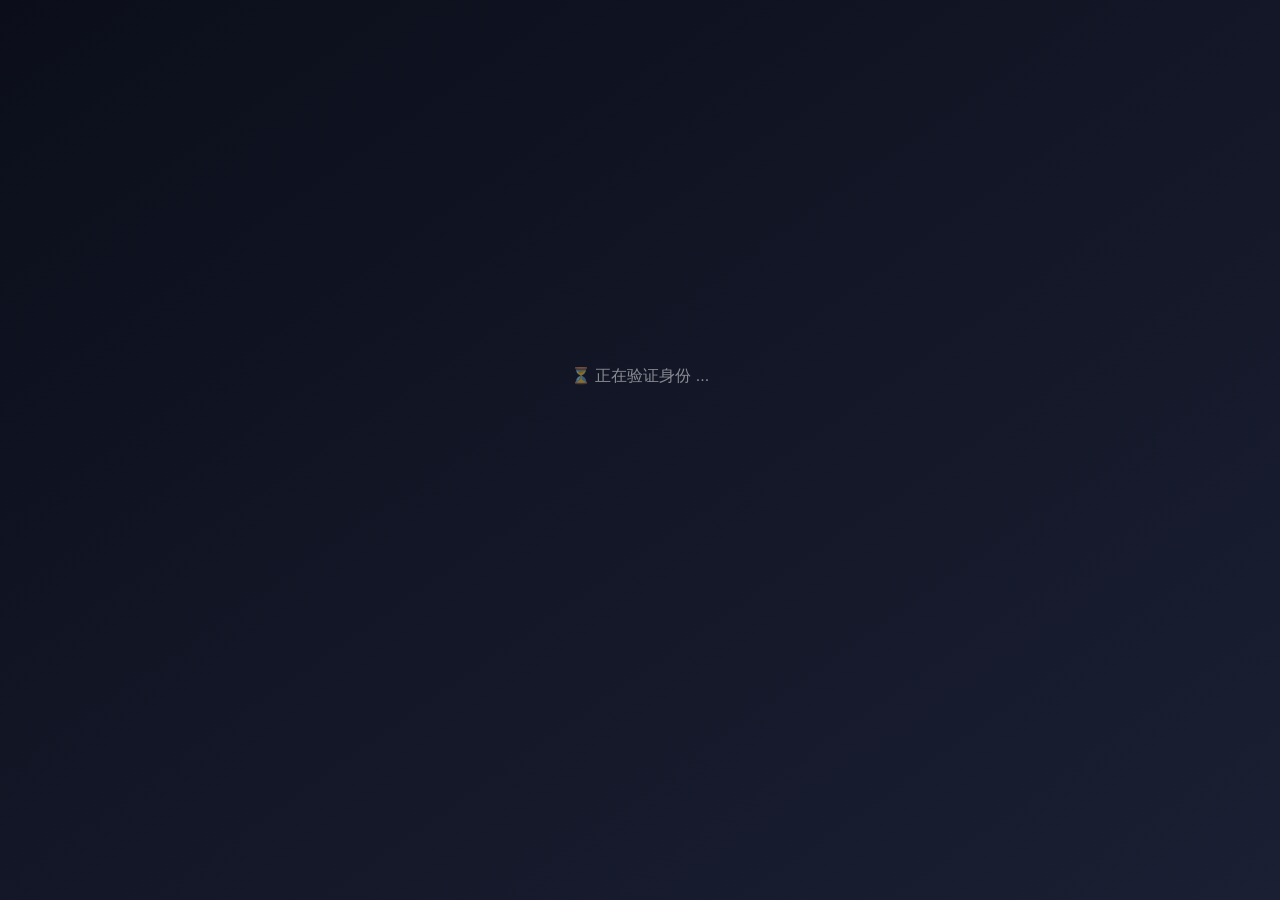
<file: frontend/game.html>
<!DOCTYPE html>
<html lang="zh-CN">
<head>
<meta charset="UTF-8">
<meta name="viewport" content="width=device-width, initial-scale=1.0, maximum-scale=1.0, user-scalable=no">
<title>🎓 游戏·学习中心</title>
<style>
* { margin:0; padding:0; box-sizing:border-box; }
body { font-family:'Segoe UI','PingFang SC',Roboto,sans-serif; background:linear-gradient(145deg,#0b0e1a 0%,#1a1f33 100%); min-height:100vh; color:#fff; overflow-x:hidden; padding:16px; }
.app-container { max-width:1400px; margin:0 auto; }
.btn { display:inline-block; padding:8px 24px; border-radius:30px; border:none; font-weight:600; font-size:14px; cursor:pointer; transition:all 0.3s ease; background:rgba(255,255,255,0.1); color:#fff; border:1px solid rgba(255,255,255,0.06); }
.btn:hover { background:rgba(255,255,255,0.2); transform:translateY(-2px); }
.btn-primary { background:linear-gradient(135deg,#f093fb,#f5576c); border:none; box-shadow:0 4px 15px rgba(245,87,108,0.3); }
.btn-success { background:linear-gradient(135deg,#4ecdc4,#44b39d); border:none; }
.btn-danger { background:linear-gradient(135deg,#ff6b6b,#ee5a24); border:none; }
.btn-warning { background:linear-gradient(135deg,#ffd700,#f0a500); border:none; color:#1a1f33; }
.btn-sm { padding:4px 14px; font-size:12px; }
.btn-block { display:block; width:100%; }
input, textarea, select { background:rgba(255,255,255,0.08); border:1px solid rgba(255,255,255,0.1); border-radius:30px; padding:10px 18px; color:#fff; font-size:14px; outline:none; width:100%; max-width:300px; font-family:inherit; }
input:focus, textarea:focus, select:focus { border-color:#f5576c; background:rgba(255,255,255,0.12); }
textarea { border-radius:16px; resize:vertical; min-height:60px; max-width:100%; }
select option { background:#1a1f33; }
.form-group { margin-bottom:16px; }
.form-group label { display:block; margin-bottom:4px; color:rgba(255,255,255,0.6); font-size:13px; }
.navbar { display:flex; justify-content:space-between; align-items:center; padding:12px 20px; background:rgba(255,255,255,0.06); backdrop-filter:blur(20px); border-radius:24px; border:1px solid rgba(255,255,255,0.08); margin-bottom:20px; flex-wrap:wrap; gap:10px; }
.navbar .brand { font-size:22px; font-weight:800; background:linear-gradient(135deg,#f093fb,#f5576c,#4facfe); -webkit-background-clip:text; -webkit-text-fill-color:transparent; }
.navbar .nav-links { display:flex; flex-wrap:wrap; gap:10px; align-items:center; }
.navbar .nav-links .nav-item { padding:6px 16px; border-radius:30px; cursor:pointer; color:rgba(255,255,255,0.6); border:1px solid transparent; transition:0.3s; font-weight:500; font-size:14px; }
.navbar .nav-links .nav-item:hover { background:rgba(255,255,255,0.08); color:#fff; }
.navbar .nav-links .nav-item.active { background:rgba(255,255,255,0.12); border-color:rgba(255,255,255,0.15); color:#fff; }
.navbar .user-info { display:flex; align-items:center; gap:12px; font-size:14px; color:rgba(255,255,255,0.7); flex-wrap:wrap; }
.navbar .user-info .role-badge { background:rgba(255,215,0,0.15); padding:2px 12px; border-radius:30px; font-size:12px; border:1px solid rgba(255,215,0,0.2); }
.navbar .user-info .role-badge.admin { background:rgba(245,87,108,0.2); border-color:rgba(245,87,108,0.3); color:#f5576c; }
.navbar .user-info .role-badge.sub { background:rgba(79,172,254,0.2); border-color:rgba(79,172,254,0.3); color:#4facfe; }
.page { display:none; animation:fadeIn 0.3s ease; }
.page.active { display:block; }
@keyframes fadeIn { from { opacity:0; transform:translateY(20px); } to { opacity:1; transform:translateY(0); } }
.game-grid { display:grid; grid-template-columns:repeat(auto-fill,minmax(140px,1fr)); gap:14px; }
.game-card { background:rgba(255,255,255,0.05); border-radius:20px; padding:16px 10px; text-align:center; cursor:pointer; transition:all 0.3s; border:1px solid rgba(255,255,255,0.06); min-height:130px; display:flex; flex-direction:column; align-items:center; justify-content:center; }
.game-card:hover { transform:translateY(-6px); border-color:rgba(255,255,255,0.15); background:rgba(255,255,255,0.08); }
.game-card .icon { font-size:34px; margin-bottom:4px; }
.game-card .name { font-weight:700; font-size:14px; }
.game-card .score { font-size:11px; color:rgba(255,255,255,0.4); margin-top:2px; }
.learning-list { display:flex; flex-direction:column; gap:12px; }
.learning-item { background:rgba(255,255,255,0.04); border-radius:16px; padding:16px 20px; display:flex; justify-content:space-between; align-items:center; border:1px solid rgba(255,255,255,0.04); flex-wrap:wrap; gap:10px; }
.learning-item .title { font-weight:600; }
.learning-item .progress-bar { width:120px; height:6px; background:rgba(255,255,255,0.1); border-radius:10px; overflow:hidden; }
.learning-item .progress-bar .fill { height:100%; background:linear-gradient(135deg,#4facfe,#f093fb); border-radius:10px; transition:width 0.5s; }
.admin-tabs { display:flex; gap:8px; margin-bottom:16px; flex-wrap:wrap; }
.admin-tabs .tab-btn { padding:6px 20px; border-radius:30px; border:1px solid rgba(255,255,255,0.1); background:transparent; color:rgba(255,255,255,0.6); cursor:pointer; transition:0.3s; font-size:14px; }
.admin-tabs .tab-btn.active { background:rgba(255,255,255,0.1); border-color:rgba(255,255,255,0.2); color:#fff; }
.admin-panel { display:none; }
.admin-panel.active { display:block; }
.course-card { background:rgba(255,255,255,0.04); border-radius:16px; padding:16px 20px; margin-bottom:12px; border:1px solid rgba(255,255,255,0.06); display:flex; justify-content:space-between; align-items:center; flex-wrap:wrap; gap:10px; }
.course-card .info { display:flex; align-items:center; gap:16px; flex-wrap:wrap; }
.course-card .info .title { font-weight:600; font-size:16px; }
.course-card .info .level { background:rgba(255,255,255,0.08); padding:2px 12px; border-radius:30px; font-size:12px; color:rgba(255,255,255,0.6); }
.course-card .info .section-count { font-size:13px; color:rgba(255,255,255,0.4); }
.modal-overlay { display:none; position:fixed; top:0; left:0; right:0; bottom:0; background:rgba(0,0,0,0.7); backdrop-filter:blur(8px); z-index:999; justify-content:center; align-items:center; }
.modal-overlay.show { display:flex; }
.modal-box { background:#1a1f33; border-radius:28px; padding:30px; max-width:700px; width:90%; border:1px solid rgba(255,255,255,0.08); position:relative; max-height:80vh; overflow-y:auto; }
.modal-box .close-btn { position:absolute; top:12px; right:16px; font-size:24px; cursor:pointer; color:rgba(255,255,255,0.4); background:none; border:none; }
.modal-box h3 { margin-bottom:12px; color:#f093fb; }
.modal-box .btn-group { display:flex; gap:10px; justify-content:flex-end; margin-top:16px; flex-wrap:wrap; }
.game-container { background:rgba(255,255,255,0.04); border-radius:28px; padding:24px; border:1px solid rgba(255,255,255,0.06); margin-top:10px; min-height:400px; }
.game-container .game-header { display:flex; justify-content:space-between; align-items:center; flex-wrap:wrap; gap:12px; margin-bottom:16px; }
.game-container .game-header .game-title { font-size:22px; font-weight:700; display:flex; align-items:center; gap:10px; }
.game-controls button { padding:6px 18px; border-radius:30px; border:none; background:rgba(255,255,255,0.1); color:#fff; font-weight:600; font-size:13px; cursor:pointer; }
.game-controls button.primary { background:linear-gradient(135deg,#f093fb,#f5576c); }
.game-area { display:flex; flex-direction:column; align-items:center; min-height:200px; }
.score-display { font-size:18px; font-weight:600; color:rgba(255,255,255,0.8); margin-bottom:12px; background:rgba(255,255,255,0.06); padding:8px 20px; border-radius:30px; display:inline-block; }
.score-display span { color:#f5576c; }
.tic-tac-toe-board { display:grid; grid-template-columns:repeat(3,80px); grid-template-rows:repeat(3,80px); gap:8px; justify-content:center; }
.tic-tac-toe-board .cell { background:rgba(255,255,255,0.08); border-radius:12px; display:flex; align-items:center; justify-content:center; font-size:40px; font-weight:700; cursor:pointer; border:1px solid rgba(255,255,255,0.04); }
.tic-tac-toe-board .cell.x { color:#4facfe; }
.tic-tac-toe-board .cell.o { color:#f5576c; }
.tic-tac-toe-board .cell.win { background:rgba(255,215,0,0.2); border-color:gold; }
.memory-board { display:grid; grid-template-columns:repeat(4,80px); grid-template-rows:repeat(4,80px); gap:8px; justify-content:center; }
.memory-card { background:rgba(255,255,255,0.08); border-radius:12px; display:flex; align-items:center; justify-content:center; font-size:32px; cursor:pointer; user-select:none; }
.memory-card.flipped { background:rgba(255,255,255,0.15); }
.memory-card.matched { background:rgba(78,205,196,0.2); opacity:0.6; cursor:default; }
.game2048-board { display:grid; grid-template-columns:repeat(4,80px); grid-template-rows:repeat(4,80px); gap:8px; justify-content:center; }
.tile-2048 { border-radius:10px; display:flex; align-items:center; justify-content:center; font-size:28px; font-weight:800; background:rgba(255,255,255,0.06); color:rgba(255,255,255,0.2); }
.tile-2048[data-value="2"] { background:#eee4da; color:#776e65; }
.tile-2048[data-value="4"] { background:#ede0c8; color:#776e65; }
.tile-2048[data-value="8"] { background:#f2b179; color:#f9f6f2; }
.tile-2048[data-value="16"] { background:#f59563; color:#f9f6f2; }
.tile-2048[data-value="32"] { background:#f67c5f; color:#f9f6f2; }
.tile-2048[data-value="64"] { background:#f65e3b; color:#f9f6f2; }
.tile-2048[data-value="128"] { background:#edcf72; color:#f9f6f2; }
.tile-2048[data-value="256"] { background:#edcc61; color:#f9f6f2; }
.tile-2048[data-value="512"] { background:#edc850; color:#f9f6f2; }
.tile-2048[data-value="1024"] { background:#edc53f; color:#f9f6f2; font-size:22px; }
.tile-2048[data-value="2048"] { background:#edc22e; color:#f9f6f2; font-size:22px; }
.minesweeper-board { display:grid; gap:4px; justify-content:center; }
.mine-cell { width:40px; height:40px; background:rgba(255,255,255,0.08); border-radius:6px; display:flex; align-items:center; justify-content:center; font-size:16px; font-weight:700; cursor:pointer; }
.mine-cell.revealed { background:rgba(255,255,255,0.05); cursor:default; }
.mine-cell.flagged { background:rgba(255,215,0,0.15); }
.mine-cell.mine-exploded { background:rgba(245,87,108,0.4); }
.puzzle-board { display:grid; gap:4px; justify-content:center; }
.puzzle-piece { width:80px; height:80px; border-radius:8px; display:flex; align-items:center; justify-content:center; font-size:28px; font-weight:700; cursor:pointer; user-select:none; background:rgba(255,255,255,0.08); border:1px solid rgba(255,255,255,0.06); }
.puzzle-piece.empty { background:transparent; border:1px dashed rgba(255,255,255,0.1); cursor:default; }
.sudoku-board { display:grid; grid-template-columns:repeat(9,44px); grid-template-rows:repeat(9,44px); gap:2px; justify-content:center; background:rgba(255,255,255,0.05); padding:8px; border-radius:12px; }
.sudoku-cell { background:rgba(255,255,255,0.06); border-radius:4px; display:flex; align-items:center; justify-content:center; font-size:22px; font-weight:700; cursor:pointer; color:#fff; }
.sudoku-cell.given { color:#4facfe; cursor:default; }
.sudoku-cell.selected { background:rgba(255,215,0,0.25); border:2px solid gold; }
.match3-board { display:grid; gap:4px; justify-content:center; }
.match3-cell { width:48px; height:48px; border-radius:10px; display:flex; align-items:center; justify-content:center; font-size:24px; cursor:pointer; border:2px solid transparent; }
.match3-cell.selected { border-color:#ffd700; transform:scale(1.08); }
.typing-word { font-size:42px; font-weight:800; letter-spacing:4px; background:rgba(255,255,255,0.05); padding:20px 40px; border-radius:20px; text-align:center; margin:10px 0; color:#4facfe; font-family:'Courier New',monospace; }
.typing-input { background:rgba(255,255,255,0.08); border:2px solid rgba(255,255,255,0.1); border-radius:30px; padding:12px 24px; font-size:24px; color:#fff; text-align:center; width:200px; font-family:'Courier New',monospace; outline:none; }
.game-canvas { border-radius:16px; background:#0d1120; max-width:100%; height:auto; touch-action:none; }
.link-board { display:grid; gap:4px; justify-content:center; }
.link-cell { width:52px; height:52px; border-radius:10px; display:flex; align-items:center; justify-content:center; font-size:28px; cursor:pointer; user-select:none; background:rgba(255,255,255,0.06); border:2px solid transparent; }
.link-cell.selected { border-color:#ffd700; transform:scale(1.06); }
.link-cell.empty { background:transparent; cursor:default; }
.rps-buttons { display:flex; gap:16px; justify-content:center; margin:12px 0; flex-wrap:wrap; }
.rps-btn { font-size:48px; padding:16px 24px; border-radius:20px; border:2px solid rgba(255,255,255,0.1); background:rgba(255,255,255,0.05); cursor:pointer; min-width:80px; text-align:center; }
.rps-result { font-size:20px; font-weight:600; padding:12px 24px; border-radius:16px; background:rgba(255,255,255,0.05); display:inline-block; margin:8px 0; }
.guess-input-group { display:flex; gap:10px; justify-content:center; align-items:center; flex-wrap:wrap; }
.guess-input-group input { max-width:120px; text-align:center; font-size:24px; }
.guess-history { display:flex; flex-wrap:wrap; gap:6px; justify-content:center; max-width:400px; margin:8px auto; }
.guess-history .guess-item { padding:4px 12px; border-radius:12px; font-size:14px; font-weight:600; background:rgba(255,255,255,0.06); }
.guess-history .guess-item.high { color:#ff6b6b; }
.guess-history .guess-item.low { color:#4facfe; }
.guess-history .guess-item.correct { color:#4ecdc4; }
.game-cell { width:50px; height:50px; background:rgba(255,255,255,0.08); border-radius:8px; display:flex; align-items:center; justify-content:center; font-size:24px; cursor:pointer; user-select:none; border:1px solid rgba(255,255,255,0.04); }
.game-cell.mole { background:#8B4513; font-size:30px; }
.game-grid-sm { display:grid; gap:6px; justify-content:center; }
.ai-chat-container { background:rgba(255,255,255,0.03); border-radius:24px; border:1px solid rgba(255,255,255,0.06); overflow:hidden; display:flex; flex-direction:column; height:500px; max-height:60vh; }
.ai-messages { flex:1; overflow-y:auto; padding:20px; display:flex; flex-direction:column; gap:16px; }
.ai-message { display:flex; gap:12px; max-width:85%; }
.ai-message.user { align-self:flex-end; flex-direction:row-reverse; }
.ai-message.assistant { align-self:flex-start; }
.ai-message .avatar { width:36px; height:36px; border-radius:50%; flex-shrink:0; display:flex; align-items:center; justify-content:center; font-size:18px; background:rgba(255,255,255,0.06); }
.ai-message.user .avatar { background:linear-gradient(135deg,#f093fb,#f5576c); }
.ai-message.assistant .avatar { background:linear-gradient(135deg,#4facfe,#4ecdc4); }
.ai-message .bubble { background:rgba(255,255,255,0.06); border-radius:16px; padding:12px 18px; line-height:1.6; font-size:15px; word-break:break-word; }
.ai-message.user .bubble { background:rgba(245,87,108,0.15); }
.ai-message.assistant .bubble { background:rgba(79,172,254,0.08); }
.ai-input-area { display:flex; gap:10px; padding:16px 20px; background:rgba(255,255,255,0.04); border-top:1px solid rgba(255,255,255,0.06); flex-wrap:wrap; }
.ai-input-area input { flex:1; max-width:none; border-radius:30px; padding:10px 20px; background:rgba(255,255,255,0.06); border:1px solid rgba(255,255,255,0.08); color:#fff; font-size:15px; outline:none; min-width:120px; }
.ai-quick-questions { display:flex; flex-wrap:wrap; gap:8px; margin:12px 0; justify-content:center; }
.ai-quick-questions .quick-btn { padding:6px 16px; border-radius:30px; border:1px solid rgba(255,255,255,0.08); background:rgba(255,255,255,0.04); color:rgba(255,255,255,0.6); font-size:13px; cursor:pointer; }
.ai-toolbar { display:flex; gap:10px; flex-wrap:wrap; margin-bottom:12px; justify-content:space-between; align-items:center; }
.ai-status { font-size:13px; color:rgba(255,255,255,0.4); display:flex; align-items:center; gap:6px; }
.ai-status .dot { display:inline-block; width:8px; height:8px; border-radius:50%; background:#ff6b6b; }
.ai-status .dot.online { background:#4ecdc4; }
.ai-welcome { display:flex; flex-direction:column; align-items:center; justify-content:center; height:100%; color:rgba(255,255,255,0.3); text-align:center; padding:40px 20px; }
.ai-welcome .icon { font-size:56px; margin-bottom:16px; }
.ai-welcome h3 { color:rgba(255,255,255,0.6); font-weight:400; margin-bottom:8px; }
.ai-welcome p { font-size:14px; max-width:360px; line-height:1.6; }
.disabled-notice { text-align:center; padding:60px 20px; color:rgba(255,255,255,0.4); font-size:18px; background:rgba(255,255,255,0.03); border-radius:24px; border:1px solid rgba(255,255,255,0.06); }
.disabled-notice .big-icon { font-size:48px; margin-bottom:16px; }
.login-box { background:rgba(255,255,255,0.06); backdrop-filter:blur(20px); border-radius:32px; padding:40px 30px; max-width:400px; width:100%; border:1px solid rgba(255,255,255,0.08); text-align:center; }
.login-box h2 { font-size:26px; margin-bottom:8px; background:linear-gradient(135deg,#f093fb,#f5576c); -webkit-background-clip:text; -webkit-text-fill-color:transparent; }
.login-box .sub { color:rgba(255,255,255,0.4); font-size:14px; margin-bottom:20px; }
.login-box input { max-width:100%; margin-bottom:12px; }
.login-box .btn { width:100%; }
.login-box .error-msg { color:#ff6b6b; font-size:13px; margin-top:10px; min-height:20px; }
.content-section { margin-bottom:20px; padding:12px; background:rgba(255,255,255,0.04); border-radius:12px; }
.content-section .question { font-weight:600; margin-bottom:6px; }
.content-section .options label { display:block; margin:4px 0; color:rgba(255,255,255,0.8); cursor:pointer; }
.content-section .options input[type="radio"] { margin-right:8px; width:auto; }
.content-section .result.correct { color:#4ecdc4; }
.content-section .result.wrong { color:#ff6b6b; }
@media (max-width:768px) {
  .game-grid { grid-template-columns:repeat(auto-fill,minmax(110px,1fr)); }
  .navbar .brand { font-size:18px; }
  .navbar .nav-links .nav-item { font-size:12px; padding:4px 12px; }
  .tic-tac-toe-board { grid-template-columns:repeat(3,60px); grid-template-rows:repeat(3,60px); }
  .memory-board { grid-template-columns:repeat(4,60px); grid-template-rows:repeat(4,60px); }
  .game2048-board { grid-template-columns:repeat(4,60px); grid-template-rows:repeat(4,60px); }
  .mine-cell { width:32px; height:32px; font-size:13px; }
  .puzzle-piece { width:60px; height:60px; font-size:20px; }
  .sudoku-board { grid-template-columns:repeat(9,34px); grid-template-rows:repeat(9,34px); }
  .sudoku-cell { font-size:16px; }
  .match3-cell { width:38px; height:38px; font-size:18px; }
  .link-cell { width:40px; height:40px; font-size:20px; }
  .typing-word { font-size:28px; padding:14px 20px; }
  .rps-btn { font-size:32px; padding:12px 16px; min-width:60px; }
}
@media (max-width:480px) {
  .game-grid { grid-template-columns:repeat(2,1fr); gap:10px; }
  .game-card { min-height:90px; padding:10px 4px; }
  .game-card .icon { font-size:24px; }
  .game-card .name { font-size:11px; }
}
</style>
</head>
<body>
<div class="app-container" id="app">

  <!-- 加载页 -->
  <div id="loadingPage" style="display:flex;justify-content:center;align-items:center;min-height:80vh;">
    <div style="color:rgba(255,255,255,0.5);font-size:16px;">⏳ 正在验证身份 ...</div>
  </div>

  <!-- 登录页（备用） -->
  <div id="loginPage" style="display:none;justify-content:center;align-items:center;min-height:80vh;">
    <div class="login-box">
      <h2>🎓 游戏·学习中心</h2>
      <p class="sub">手机号 + 密码登录</p>
      <div class="form-group"><input type="tel" id="loginPhone" placeholder="11位手机号" maxlength="11"></div>
      <div class="form-group"><input type="password" id="loginPassword" placeholder="密码"></div>
      <button class="btn btn-primary btn-block" id="loginBtn">登 录</button>
      <div id="loginError" class="error-msg"></div>
      <div style="margin-top:14px;"><a href="/" style="color:#4facfe;font-size:13px;text-decoration:none;">← 返回主界面</a></div>
    </div>
  </div>

  <!-- 学习模态框 -->
  <div class="modal-overlay" id="learningModal">
    <div class="modal-box">
      <button class="close-btn" id="closeLearningModal">&times;</button>
      <h3 id="learningModalTitle">📖 课程学习</h3>
      <div id="learningContent"></div>
      <div class="btn-group">
        <button class="btn btn-primary" id="finishLearningBtn">✅ 学完了，记录进度</button>
        <button class="btn btn-sm" id="closeLearningModalBtn">关闭</button>
      </div>
    </div>
  </div>

  <!-- 课程编辑模态框 -->
  <div class="modal-overlay" id="courseEditorModal">
    <div class="modal-box">
      <button class="close-btn" id="closeCourseEditor">&times;</button>
      <h3 id="courseEditorTitle">📝 编辑课程</h3>
      <div class="form-group"><label>课程ID</label><input type="text" id="courseIdInput" readonly></div>
      <div class="form-group"><label>标题</label><input type="text" id="courseTitleInput"></div>
      <div class="form-group"><label>级别</label><input type="text" id="courseLevelInput"></div>
      <div class="form-group"><label>章节</label><div id="sectionsContainer"></div>
        <button class="btn btn-sm btn-success" id="addSectionBtn">➕ 添加章节</button>
      </div>
      <div class="btn-group">
        <button class="btn btn-primary" id="saveCourseBtn">💾 保存</button>
        <button class="btn btn-sm" id="cancelCourseEditorBtn">取消</button>
      </div>
    </div>
  </div>

  <!-- AI 设置模态框 -->
  <div class="modal-overlay" id="aiSettingsModal">
    <div class="modal-box" style="max-width:500px;">
      <button class="close-btn" id="aiCloseSettingsBtn">&times;</button>
      <h3>🤖 AI 助手设置</h3>
      <div class="form-group"><label>API Key</label><input type="password" id="aiApiKeyInput" placeholder="sk-..." style="max-width:100%;"></div>
      <div class="form-group"><label>模型</label>
        <select id="aiModelSelect" style="max-width:100%;">
          <option value="deepseek-v4-flash">deepseek-v4-flash</option>
          <option value="deepseek-chat">deepseek-chat</option>
          <option value="gpt-4o-mini">gpt-4o-mini</option>
          <option value="gpt-4o">gpt-4o</option>
        </select>
      </div>
      <div class="form-group"><label>API 地址</label><input type="text" id="aiApiUrlInput" value="https://api.deepseek.com/v1/chat/completions" style="max-width:100%;"></div>
      <div id="aiSettingsStatus" style="font-size:13px;color:rgba(255,255,255,0.4);min-height:20px;margin-bottom:8px;"></div>
      <div class="btn-group" style="justify-content:center;">
        <button class="btn btn-primary" id="aiSaveSettingsBtn">💾 保存</button>
        <button class="btn btn-sm" id="aiCancelSettingsBtn">关闭</button>
      </div>
    </div>
  </div>

  <!-- 主界面 -->
  <div id="mainApp" style="display:none;">
    <nav class="navbar">
      <div class="brand">🎮 游戏·学习中心</div>
      <div class="nav-links">
        <span class="nav-item active" data-page="games">🎯 游戏</span>
        <span class="nav-item" data-page="ai">🤖 AI助手</span>
        <span class="nav-item" data-page="learning">📚 学习</span>
        <span class="nav-item" data-page="admin" id="adminNav" style="display:none;">⚙️ 管理</span>
        <span class="nav-item" id="backHomeBtn">🏠 返回主界面</span>
        <span class="nav-item" id="logoutBtn">🚪 退出</span>
      </div>
      <div class="user-info">
        <span id="userPhoneDisplay"></span>
        <span class="role-badge" id="userRoleBadge">游客</span>
      </div>
    </nav>

    <!-- 游戏页 -->
    <div class="page active" id="pageGames">
      <h2 style="margin-bottom:16px;">🎯 游戏中心 <span style="font-size:14px;color:rgba(255,255,255,0.3);">共17款</span></h2>
      <div id="gamesContainer"><div class="game-grid" id="gameGrid"></div></div>
      <div id="gamesDisabled" class="disabled-notice" style="display:none;">
        <div class="big-icon">🚫</div>
        <p>游戏功能已被禁用</p>
      </div>
      <div class="game-container" id="gamePlayContainer" style="display:none;">
        <div class="game-header">
          <div class="game-title"><span id="gameIcon">🎮</span> <span id="gameName">游戏</span></div>
          <div class="game-controls">
            <button class="primary" id="restartGameBtn">🔄 重新开始</button>
            <button id="closeGameBtn">✕ 关闭</button>
          </div>
        </div>
        <div class="game-area" id="gameArea"></div>
      </div>
    </div>

    <!-- AI 页 -->
    <div class="page" id="pageAI">
      <h2 style="margin-bottom:8px;">🤖 AI 助手</h2>
      <div id="aiDisabled" class="disabled-notice" style="display:none;">
        <div class="big-icon">🚫</div>
        <p>AI 功能已被禁用</p>
      </div>
      <div id="aiEnabled">
        <div class="ai-toolbar">
          <div style="display:flex;gap:8px;flex-wrap:wrap;">
            <span class="ai-status" id="aiStatus"><span class="dot" id="aiStatusDot"></span><span id="aiStatusText">未连接</span></span>
            <button class="btn btn-sm" id="aiSettingsBtn">⚙️ 设置</button>
          </div>
          <button class="btn btn-sm btn-danger" id="aiClearChatBtn">🗑️ 清空对话</button>
        </div>
        <div class="ai-chat-container">
          <div class="ai-messages" id="aiMessages">
            <div class="ai-welcome" id="aiWelcome">
              <div class="icon">🤖</div>
              <h3>你好！我是 AI 学习助手</h3>
              <p>我可以帮你查资料、解答问题、解释概念。</p>
            </div>
          </div>
          <div class="ai-input-area">
            <input type="text" id="aiInput" placeholder="输入你的问题... (Enter 发送)">
            <button class="btn btn-primary" id="aiSendBtn">发送</button>
          </div>
        </div>
        <div class="ai-quick-questions">
          <button class="quick-btn" data-q="什么是光合作用？">🌿 光合作用</button>
          <button class="quick-btn" data-q="解释牛顿第一定律。">⚡ 牛顿定律</button>
          <button class="quick-btn" data-q="英语定语从句怎么用？">📚 定语从句</button>
          <button class="quick-btn" data-q="什么是函数？">📈 函数概念</button>
        </div>
      </div>
    </div>

    <!-- 学习页 -->
    <div class="page" id="pageLearning">
      <h2 style="margin-bottom:16px;">📚 学习中心</h2>
      <div id="learningContainer"><div class="learning-list" id="learningList"></div></div>
      <div id="learningDisabled" class="disabled-notice" style="display:none;">
        <div class="big-icon">🚫</div>
        <p>学习功能已被禁用</p>
      </div>
    </div>

    <!-- 管理页 -->
    <div class="page" id="pageAdmin">
      <h2 style="margin-bottom:16px;">⚙️ 管理后台</h2>
      <div class="admin-tabs">
        <button class="tab-btn active" data-tab="courses">📚 课程管理</button>
        <button class="tab-btn" data-tab="ai">🤖 AI 设置</button>
      </div>
      <div class="admin-panel active" id="panelCourses">
        <div style="margin-bottom:16px;">
          <button class="btn btn-success btn-sm" id="addCourseBtn">📚 添加课程</button>
        </div>
        <div id="courseListContainer"></div>
      </div>
      <div class="admin-panel" id="panelAI">
        <div class="form-group"><label>API Key</label><input type="password" id="adminAiKey" placeholder="留空则不修改" style="max-width:100%;"></div>
        <div class="form-group"><label>模型</label><input type="text" id="adminAiModel" placeholder="deepseek-v4-flash" style="max-width:100%;"></div>
        <div class="form-group"><label>API 地址</label><input type="text" id="adminAiUrl" placeholder="https://api.deepseek.com/v1" style="max-width:100%;"></div>
        <button class="btn btn-primary" id="adminAiSaveBtn">💾 保存 AI 配置</button>
        <div id="adminAiMsg" style="font-size:13px;margin-top:8px;min-height:20px;"></div>
      </div>
    </div>
  </div>
</div>
<script>
// =====================================================
// 全局
// =====================================================
const API = '/game-api';
let token = localStorage.getItem('game_token') || '';
let currentUser = null;
let scores = {};
let learning = {};
let courses = [];
let gamesList = [];
let gameCleanup = null;
let currentGameId = null;
let currentLearningCourseId = null;
let aiMessages = [];
let aiIsLoading = false;

const $ = id => document.getElementById(id);

async function api(path, options = {}) {
  const headers = { 'Content-Type': 'application/json' };
  if (token) headers['Authorization'] = 'Bearer ' + token;
  Object.assign(headers, options.headers || {});
  const resp = await fetch(API + path, { ...options, headers });
  const data = await resp.json().catch(() => ({}));
  if (!resp.ok) throw new Error(data.error || '请求失败');
  return data;
}

// =====================================================
// 启动
// =====================================================
async function boot() {
  const params = new URLSearchParams(window.location.search);
  const ssoPhone = params.get('phone');
  const ssoName = params.get('name');
  const ssoRole = params.get('role');

  if (ssoPhone) {
    try {
      const data = await api('/api/auth/sso', {
        method: 'POST',
        body: JSON.stringify({ phone: ssoPhone, name: ssoName || '', role: ssoRole || 'user' })
      });
      token = data.token;
      localStorage.setItem('game_token', token);
      currentUser = data.user;
      window.history.replaceState({}, '', window.location.pathname);
      await initData();
      showMain();
      return;
    } catch (e) { console.warn('SSO 失败', e); }
  }

  if (token) {
    try {
      const me = await api('/api/auth/me');
      currentUser = me.user;
      await initData();
      showMain();
      return;
    } catch (e) {
      localStorage.removeItem('game_token');
      token = '';
    }
  }

  $('loadingPage').style.display = 'none';
  $('loginPage').style.display = 'flex';
}

async function initData() {
  try { const d = await api('/api/courses/list'); courses = d.courses || []; } catch (e) { courses = []; }
  try { const d = await api('/api/scores/get'); scores = d.scores || {}; } catch (e) { scores = {}; }
  try { const d = await api('/api/learning/get'); learning = d.learning || {}; } catch (e) { learning = {}; }

  gamesList = [
    { id:'tictac', name:'井字棋', icon:'❌' },
    { id:'memory', name:'记忆翻牌', icon:'🃏' },
    { id:'snake', name:'贪吃蛇', icon:'🐍' },
    { id:'game2048', name:'2048', icon:'🔢' },
    { id:'tetris', name:'俄罗斯方块', icon:'🧱' },
    { id:'minesweeper', name:'扫雷', icon:'💣' },
    { id:'breakout', name:'打砖块', icon:'🏓' },
    { id:'puzzle', name:'拼图', icon:'🧩' },
    { id:'sudoku', name:'数独', icon:'🧮' },
    { id:'match3', name:'消消乐', icon:'💎' },
    { id:'typing', name:'打字游戏', icon:'⌨️' },
    { id:'jump', name:'跳一跳', icon:'🦘' },
    { id:'racing', name:'赛车', icon:'🏎️' },
    { id:'link', name:'连连看', icon:'🔗' },
    { id:'rps', name:'石头剪刀布', icon:'✊' },
    { id:'guess', name:'猜数字', icon:'🔢' },
    { id:'eggy', name:'蛋仔派对', icon:'🥚' }
  ];
}

// =====================================================
// 显示主界面
// =====================================================
function showMain() {
  $('loadingPage').style.display = 'none';
  $('loginPage').style.display = 'none';
  $('mainApp').style.display = 'block';

  $('userPhoneDisplay').textContent = '📱 ' + currentUser.phone;
  const roleMap = { admin: '主控制', sub: '副控制', guest: '游客' };
  $('userRoleBadge').textContent = roleMap[currentUser.role] || '游客';
  $('userRoleBadge').className = 'role-badge ' + currentUser.role;
  $('adminNav').style.display = currentUser.role === 'admin' ? 'inline-block' : 'none';

  renderGameGrid();
  renderLearning();
  initAI();
}

// =====================================================
// 分数 / 学习进度
// =====================================================
async function saveGameScore(phone, gameId, score) {
  const prev = scores[gameId] || 0;
  if (score <= prev) return;
  scores[gameId] = score;
  try {
    await api('/api/scores/save', {
      method: 'POST',
      body: JSON.stringify({ gameId, score })
    });
  } catch (e) { console.warn('分数保存失败', e); }
}

function getGameScore(phone, gameId) { return scores[gameId] || 0; }

async function saveLearningProgress(phone, courseId, progress) {
  progress = Math.min(progress, 100);
  learning[courseId] = progress;
  try {
    await api('/api/learning/save', {
      method: 'POST',
      body: JSON.stringify({ courseId, progress })
    });
  } catch (e) { console.warn('学习进度保存失败', e); }
}

function getLearningProgress(phone, courseId) { return learning[courseId] || 0; }

// =====================================================
// 游戏网格
// =====================================================
function renderGameGrid() {
  const grid = $('gameGrid');
  grid.innerHTML = '';
  gamesList.forEach(g => {
    const score = scores[g.id] || 0;
    const card = document.createElement('div');
    card.className = 'game-card';
    card.innerHTML = `
      <div class="icon">${g.icon}</div>
      <div class="name">${g.name}</div>
      <div class="score">🏆 ${score}</div>
    `;
    card.onclick = () => openGame(g.id);
    grid.appendChild(card);
  });
}

function openGame(gameId) {
  currentGameId = gameId;
  const game = gamesList.find(g => g.id === gameId);
  if (!game) return;
  $('gameIcon').textContent = game.icon;
  $('gameName').textContent = game.name;
  $('gamePlayContainer').style.display = 'block';
  $('gameArea').innerHTML = '';
  if (gameCleanup) { gameCleanup(); gameCleanup = null; }
  if (gameRenderers[gameId]) {
    gameRenderers[gameId]($('gameArea'), currentUser.phone);
  } else {
    $('gameArea').innerHTML = '<p style="color:rgba(255,255,255,0.5);">游戏加载失败</p>';
  }
  $('gamePlayContainer').scrollIntoView({ behavior: 'smooth' });
}

$('closeGameBtn').onclick = function() {
  $('gamePlayContainer').style.display = 'none';
  if (gameCleanup) { gameCleanup(); gameCleanup = null; }
};

$('restartGameBtn').onclick = function() {
  if (currentGameId) openGame(currentGameId);
};

// =====================================================
// 学习中心
// =====================================================
function renderLearning() {
  const list = $('learningList');
  list.innerHTML = '';
  if (courses.length === 0) {
    list.innerHTML = '<p style="color:rgba(255,255,255,0.4);">暂无课程</p>';
    return;
  }
  courses.forEach(c => {
    const progress = getLearningProgress(currentUser.phone, c.id);
    const item = document.createElement('div');
    item.className = 'learning-item';
    item.innerHTML = `
      <span class="title">${c.title} <span style="font-size:12px;color:rgba(255,255,255,0.3);">(${c.level})</span></span>
      <div style="display:flex;align-items:center;gap:12px;">
        <span style="font-size:13px;color:rgba(255,255,255,0.5);">${Math.round(progress)}%</span>
        <div class="progress-bar"><div class="fill" style="width:${progress}%;"></div></div>
        <button class="btn btn-sm btn-primary learn-btn" data-course="${c.id}">📖 学习</button>
      </div>
    `;
    list.appendChild(item);
  });
  list.querySelectorAll('.learn-btn').forEach(btn => {
    btn.onclick = function() { openLearningModal(this.dataset.course); };
  });
}

function openLearningModal(courseId) {
  const course = courses.find(c => c.id === courseId);
  if (!course) return;
  currentLearningCourseId = courseId;
  $('learningModalTitle').textContent = `📖 ${course.title}`;
  const content = $('learningContent');
  content.innerHTML = '';
  let quizIndex = 0;
  (course.sections || []).forEach(section => {
    const div = document.createElement('div');
    div.className = 'content-section';
    if (section.type === 'text') {
      div.innerHTML = `<pre style="white-space:pre-wrap;font-family:inherit;font-size:15px;line-height:1.6;">${section.content}</pre>`;
    } else if (section.type === 'quiz') {
      const qIdx = quizIndex++;
      div.innerHTML = `
        <div class="question">${section.question}</div>
        <div class="options">
          ${section.options.map((opt, oi) => `
            <label><input type="radio" name="quiz_${qIdx}" value="${oi}"> ${opt}</label>
          `).join('')}
        </div>
        <div id="quizResult_${qIdx}" style="font-size:13px;margin-top:4px;min-height:18px;"></div>
        <button class="btn btn-sm btn-success check-answer" data-qidx="${qIdx}" style="margin-top:6px;">检查答案</button>
      `;
      content.appendChild(div);
      const btn = div.querySelector('.check-answer');
      btn.onclick = function() {
        const qIdx = parseInt(this.dataset.qidx);
        const sel = div.querySelector(`input[name="quiz_${qIdx}"]:checked`);
        const resultEl = document.getElementById(`quizResult_${qIdx}`);
        if (!sel) { resultEl.textContent = '请先选择'; resultEl.className = 'result wrong'; return; }
        const val = parseInt(sel.value);
        if (val === section.correct) {
          resultEl.textContent = '✅ 回答正确！' + (section.explanation ? ' ' + section.explanation : '');
          resultEl.className = 'result correct';
        } else {
          resultEl.textContent = '❌ 错误，正确答案是：' + section.options[section.correct];
          resultEl.className = 'result wrong';
        }
      };
      return;
    }
    content.appendChild(div);
  });
  $('learningModal').classList.add('show');
}

$('closeLearningModal').onclick = function() {
  $('learningModal').classList.remove('show');
  currentLearningCourseId = null;
};
$('closeLearningModalBtn').onclick = $('closeLearningModal').onclick;

$('finishLearningBtn').onclick = function() {
  if (!currentLearningCourseId) return;
  const cur = getLearningProgress(currentUser.phone, currentLearningCourseId);
  const add = 10 + Math.floor(Math.random() * 11);
  const np = Math.min(cur + add, 100);
  saveLearningProgress(currentUser.phone, currentLearningCourseId, np);
  renderLearning();
  alert(`✅ 进度更新：${Math.round(np)}%`);
  $('closeLearningModal').onclick();
};

// =====================================================
// 课程管理
// =====================================================
document.querySelectorAll('.tab-btn').forEach(btn => {
  btn.onclick = function() {
    document.querySelectorAll('.tab-btn').forEach(b => b.classList.remove('active'));
    this.classList.add('active');
    document.querySelectorAll('.admin-panel').forEach(p => p.classList.remove('active'));
    const tab = this.dataset.tab;
    if (tab === 'courses') { $('panelCourses').classList.add('active'); renderCourseList(); }
    else if (tab === 'ai') { $('panelAI').classList.add('active'); loadAdminAIConfig(); }
  };
});

function renderCourseList() {
  const container = $('courseListContainer');
  if (courses.length === 0) {
    container.innerHTML = '<p style="color:rgba(255,255,255,0.4);">暂无课程</p>';
    return;
  }
  container.innerHTML = courses.map(c => `
    <div class="course-card">
      <div class="info">
        <span class="title">${c.title}</span>
        <span class="level">${c.level}</span>
        <span class="section-count">${c.sections ? c.sections.length : 0} 章节</span>
      </div>
      <div>
        <button class="btn btn-sm btn-warning edit-course" data-id="${c.id}">✏️</button>
        <button class="btn btn-sm btn-danger delete-course" data-id="${c.id}">🗑️</button>
      </div>
    </div>
  `).join('');

  container.querySelectorAll('.edit-course').forEach(btn => {
    btn.onclick = () => openCourseEditor(btn.dataset.id);
  });
  container.querySelectorAll('.delete-course').forEach(btn => {
    btn.onclick = async function() {
      if (!confirm('删除该课程？')) return;
      courses = courses.filter(c => c.id !== this.dataset.id);
      try {
        await api('/api/courses/save', { method: 'POST', body: JSON.stringify({ courses }) });
        renderCourseList();
        renderLearning();
      } catch (e) { alert(e.message); }
    };
  });
}

function openCourseEditor(courseId) {
  const c = courseId ? courses.find(x => x.id === courseId) : null;
  $('courseEditorTitle').textContent = c ? '✏️ 编辑课程' : '📚 添加课程';
  $('courseIdInput').value = c ? c.id : '';
  $('courseIdInput').readOnly = !!c;
  $('courseTitleInput').value = c ? c.title : '';
  $('courseLevelInput').value = c ? c.level : '';
  $('sectionsContainer').innerHTML = '';
  if (c && c.sections) c.sections.forEach(s => addSectionRow(s));
  else addSectionRow(null);
  $('courseEditorModal').classList.add('show');
}

function addSectionRow(sec) {
  const wrapper = document.createElement('div');
  wrapper.style.cssText = 'background:rgba(255,255,255,0.04);padding:12px;border-radius:12px;margin-bottom:10px;';
  sec = sec || { type:'text', content:'' };
  wrapper.innerHTML = `
    <div style="display:flex;gap:8px;margin-bottom:6px;">
      <select class="section-type" style="width:auto;padding:4px 12px;border-radius:20px;background:rgba(255,255,255,0.08);border:1px solid rgba(255,255,255,0.1);color:#fff;">
        <option value="text" ${sec.type==='text'?'selected':''}>文本</option>
        <option value="quiz" ${sec.type==='quiz'?'selected':''}>选择题</option>
      </select>
      <button class="btn btn-sm btn-danger remove-section" style="margin-left:auto;">✕</button>
    </div>
    <div class="section-fields"></div>
  `;
  const fields = wrapper.querySelector('.section-fields');
  const renderFields = (type) => {
    if (type === 'text') {
      fields.innerHTML = `<div class="form-group"><label>内容</label><textarea class="text-content" rows="3">${sec.content||''}</textarea></div>`;
    } else {
      fields.innerHTML = `
        <div class="form-group"><label>问题</label><input class="quiz-question" value="${sec.question||''}"></div>
        <div class="form-group"><label>选项(每行一个)</label><textarea class="quiz-options" rows="2">${(sec.options||['','']).join('\n')}</textarea></div>
        <div class="form-group"><label>正确答案索引(0开始)</label><input class="quiz-correct" type="number" value="${sec.correct||0}"></div>
        <div class="form-group"><label>解析</label><input class="quiz-explanation" value="${sec.explanation||''}"></div>
      `;
    }
  };
  renderFields(sec.type);
  wrapper.querySelector('.section-type').onchange = function() { renderFields(this.value); };
  wrapper.querySelector('.remove-section').onclick = () => wrapper.remove();
  $('sectionsContainer').appendChild(wrapper);
}

$('addSectionBtn').onclick = () => addSectionRow(null);
$('cancelCourseEditorBtn').onclick = () => $('courseEditorModal').classList.remove('show');
$('closeCourseEditor').onclick = $('cancelCourseEditorBtn').onclick;
$('addCourseBtn').onclick = () => openCourseEditor(null);

$('saveCourseBtn').onclick = async function() {
  const id = $('courseIdInput').value.trim();
  const title = $('courseTitleInput').value.trim();
  const level = $('courseLevelInput').value.trim();
  if (!id || !title || !level) { alert('请填写完整'); return; }
  const rows = $('sectionsContainer').querySelectorAll('div[style*="background"]');
  const sections = [];
  rows.forEach(row => {
    const type = row.querySelector('.section-type').value;
    if (type === 'text') {
      const content = row.querySelector('.text-content').value.trim();
      if (content) sections.push({ type:'text', content });
    } else {
      const q = row.querySelector('.quiz-question').value.trim();
      const opts = row.querySelector('.quiz-options').value.split('\n').map(s=>s.trim()).filter(s=>s);
      const correct = parseInt(row.querySelector('.quiz-correct').value) || 0;
      const explanation = row.querySelector('.quiz-explanation').value.trim();
      if (q && opts.length >= 2) sections.push({ type:'quiz', question:q, options:opts, correct, explanation });
    }
  });
  if (sections.length === 0) { alert('至少一个有效章节'); return; }
  const newCourse = { id, title, level, sections };
  const idx = courses.findIndex(c => c.id === id);
  if (idx >= 0) courses[idx] = newCourse;
  else courses.push(newCourse);
  try {
    await api('/api/courses/save', { method: 'POST', body: JSON.stringify({ courses }) });
    $('courseEditorModal').classList.remove('show');
    renderCourseList();
    renderLearning();
    alert('✅ 保存成功');
  } catch (e) { alert(e.message); }
};

// =====================================================
// AI 配置
// =====================================================
async function loadAdminAIConfig() {
  try {
    const data = await api('/api/ai/config/get');
    if (data.config) {
      $('adminAiUrl').value = data.config.apiUrl || '';
      $('adminAiKey').value = '';
      $('adminAiModel').value = data.config.model || '';
    }
  } catch (e) {}
}

$('adminAiSaveBtn').onclick = async function() {
  const body = {
    apiUrl: $('adminAiUrl').value.trim(),
    model: $('adminAiModel').value.trim()
  };
  const key = $('adminAiKey').value.trim();
  if (key) body.apiKey = key;
  try {
    await api('/api/ai/config/save', { method: 'POST', body: JSON.stringify(body) });
    $('adminAiMsg').textContent = '✅ 保存成功';
    $('adminAiMsg').style.color = '#4ecdc4';
  } catch (e) {
    $('adminAiMsg').textContent = e.message;
    $('adminAiMsg').style.color = '#ff6b6b';
  }
};

// =====================================================
// AI 助手
// =====================================================
function initAI() {
  $('aiSendBtn').onclick = handleAskAI;
  $('aiInput').onkeydown = e => { if (e.key === 'Enter') handleAskAI(); };
  $('aiClearChatBtn').onclick = function() {
    aiMessages = [];
    $('aiMessages').innerHTML = '<div class="ai-message assistant"><div class="avatar">🤖</div><div class="bubble">🧹 对话已清空</div></div>';
  };
  $('aiSettingsBtn').onclick = function() { $('aiSettingsModal').classList.add('show'); };
  $('aiCloseSettingsBtn').onclick = () => $('aiSettingsModal').classList.remove('show');
  $('aiCancelSettingsBtn').onclick = $('aiCloseSettingsBtn').onclick;
  $('aiSaveSettingsBtn').onclick = async function() {
    const body = {
      apiUrl: $('aiApiUrlInput').value.trim(),
      model: $('aiModelSelect').value
    };
    const key = $('aiApiKeyInput').value.trim();
    if (key) body.apiKey = key;
    try {
      await api('/api/ai/config/save', { method: 'POST', body: JSON.stringify(body) });
      $('aiSettingsStatus').textContent = '✅ 保存成功';
      $('aiSettingsStatus').style.color = '#4ecdc4';
      setTimeout(() => $('aiSettingsModal').classList.remove('show'), 800);
    } catch (e) {
      $('aiSettingsStatus').textContent = e.message;
      $('aiSettingsStatus').style.color = '#ff6b6b';
    }
  };
  document.querySelectorAll('.quick-btn').forEach(btn => {
    btn.onclick = function() {
      if (aiIsLoading) return;
      $('aiInput').value = this.dataset.q;
      handleAskAI();
    };
  });
  updateAIStatus('online');
}

async function handleAskAI() {
  if (aiIsLoading) return;
  const q = $('aiInput').value.trim();
  if (!q) return;
  appendChat('user', q);
  $('aiInput').value = '';
  aiIsLoading = true;
  $('aiSendBtn').disabled = true;
  const placeholder = appendChat('assistant', '思考中...');
  placeholder.style.opacity = '0.6';

  try {
    const history = aiMessages.slice(-10).map(m => ({ role: m.role, content: m.content }));
    const resp = await api('/api/ai/chat', {
      method: 'POST',
      body: JSON.stringify({
        messages: [
          { role: 'system', content: '你是一个专业友好的学习助手，用通俗易懂的语言回答，适当使用 emoji。' },
          ...history,
          { role: 'user', content: q }
        ]
      })
    });
    placeholder.style.opacity = '1';
    placeholder.querySelector('.bubble').textContent = resp.content || '（空）';
    aiMessages.push({ role: 'user', content: q });
    aiMessages.push({ role: 'assistant', content: resp.content || '' });
    updateAIStatus('online');
  } catch (e) {
    placeholder.style.opacity = '1';
    placeholder.querySelector('.bubble').textContent = '❌ ' + e.message;
    updateAIStatus('offline');
  } finally {
    aiIsLoading = false;
    $('aiSendBtn').disabled = false;
  }
}

function appendChat(role, text) {
  const container = $('aiMessages');
  if (container.querySelector('.ai-welcome')) container.innerHTML = '';
  const div = document.createElement('div');
  div.className = 'ai-message ' + role;
  const avatar = role === 'user' ? '👤' : '🤖';
  div.innerHTML = `<div class="avatar">${avatar}</div><div class="bubble">${text}</div>`;
  container.appendChild(div);
  container.scrollTop = container.scrollHeight;
  return div;
}

function updateAIStatus(status) {
  const dot = $('aiStatusDot');
  const txt = $('aiStatusText');
  if (!dot) return;
  dot.className = 'dot ' + status;
  txt.textContent = status === 'online' ? '已连接' : '未连接';
}

// =====================================================
// 页面切换
// =====================================================
document.querySelectorAll('.nav-item[data-page]').forEach(el => {
  el.onclick = function() {
    document.querySelectorAll('.nav-item[data-page]').forEach(e => e.classList.remove('active'));
    this.classList.add('active');
    document.querySelectorAll('.page').forEach(p => p.classList.remove('active'));
    const page = this.dataset.page;
    if (page === 'games') $('pageGames').classList.add('active');
    else if (page === 'learning') { $('pageLearning').classList.add('active'); renderLearning(); }
    else if (page === 'admin') { $('pageAdmin').classList.add('active'); }
    else if (page === 'ai') { $('pageAI').classList.add('active'); }
    $('gamePlayContainer').style.display = 'none';
    if (gameCleanup) { gameCleanup(); gameCleanup = null; }
  };
});

$('backHomeBtn').onclick = () => window.location.href = '/';
$('logoutBtn').onclick = () => {
  if (!confirm('退出？')) return;
  localStorage.removeItem('game_token');
  location.reload();
};

$('loginBtn').onclick = async function() {
  const phone = $('loginPhone').value.trim();
  const password = $('loginPassword').value.trim();
  if (!phone || !password) { $('loginError').textContent = '请输入账号密码'; return; }
  try {
    const resp = await fetch(API + '/api/auth/login', {
      method: 'POST',
      headers: { 'Content-Type': 'application/json' },
      body: JSON.stringify({ phone, password })
    });
    const data = await resp.json();
    if (!resp.ok) throw new Error(data.error || '登录失败');
    token = data.token;
    localStorage.setItem('game_token', token);
    currentUser = data.user;
    await initData();
    showMain();
  } catch (e) { $('loginError').textContent = e.message; }
};

// =====================================================
// 游戏渲染函数（下一段输出）
// =====================================================
const gameRenderers = {};

// ---- 1. 井字棋 ----
gameRenderers['tictac'] = function(container, phone) {
  let board = Array(9).fill(null), turn = 'X', over = false;
  const status = document.createElement('div');
  status.className = 'score-display';
  status.textContent = '当前: X';
  const el = document.createElement('div');
  el.className = 'tic-tac-toe-board';
  container.appendChild(status); container.appendChild(el);
  const lines = [[0,1,2],[3,4,5],[6,7,8],[0,3,6],[1,4,7],[2,5,8],[0,4,8],[2,4,6]];
  const check = () => {
    for (const L of lines) {
      if (board[L[0]] && board[L[0]] === board[L[1]] && board[L[0]] === board[L[2]]) return L;
    }
    return board.every(v => v) ? 'draw' : null;
  };
  const render = () => {
    el.innerHTML = '';
    const w = over ? [] : [];
    board.forEach((v, i) => {
      const c = document.createElement('div');
      c.className = 'cell' + (v === 'X' ? ' x' : v === 'O' ? ' o' : '');
      c.textContent = v || '';
      c.onclick = () => {
        if (over || board[i]) return;
        board[i] = turn;
        const r = check();
        if (r) {
          over = true;
          if (r === 'draw') { status.textContent = '🤝 平局！'; saveGameScore(phone, 'tictac', 5); }
          else { status.textContent = `🎉 ${turn} 获胜！`; saveGameScore(phone, 'tictac', 10);
            r.forEach(j => el.children[j].classList.add('win')); }
          return;
        }
        turn = turn === 'X' ? 'O' : 'X';
        status.textContent = `当前: ${turn}`;
        render();
      };
      el.appendChild(c);
    });
  };
  render();
};

// ---- 2. 记忆翻牌 ----
gameRenderers['memory'] = function(container, phone) {
  const emojis = ['🍎','🍌','🍒','🍇','🍉','🍓','🍑','🥝'];
  let cards = [...emojis, ...emojis], flipped = [], matched = [], lock = false, moves = 0;
  const status = document.createElement('div');
  status.className = 'score-display';
  status.innerHTML = `步数: <span>0</span> | 配对: <span>0</span>/8`;
  const board = document.createElement('div');
  board.className = 'memory-board';
  container.appendChild(status); container.appendChild(board);
  for (let i = cards.length - 1; i > 0; i--) {
    const j = Math.floor(Math.random() * (i + 1));
    [cards[i], cards[j]] = [cards[j], cards[i]];
  }
  const render = () => {
    board.innerHTML = '';
    cards.forEach((emoji, i) => {
      const c = document.createElement('div');
      c.className = 'memory-card';
      if (matched.includes(i)) { c.classList.add('matched'); c.textContent = emoji; }
      else if (flipped.includes(i)) { c.classList.add('flipped'); c.textContent = emoji; }
      else c.textContent = '❓';
      c.onclick = () => {
        if (lock || flipped.includes(i) || matched.includes(i) || flipped.length >= 2) return;
        flipped.push(i);
        render();
        if (flipped.length === 2) {
          lock = true; moves++;
          const [a, b] = flipped;
          if (cards[a] === cards[b]) {
            matched.push(a, b);
            flipped = []; lock = false;
            status.innerHTML = `步数: <span>${moves}</span> | 配对: <span>${matched.length/2}</span>/8`;
            render();
            if (matched.length === cards.length) {
              status.innerHTML = `🎉 完成！步数: <span>${moves}</span>`;
              saveGameScore(phone, 'memory', Math.max(0, 40 - moves) * 5);
            }
          } else {
            setTimeout(() => { flipped = []; lock = false; render(); }, 600);
          }
        }
      };
      board.appendChild(c);
    });
  };
  render();
};

// ---- 3. 贪吃蛇 ----
gameRenderers['snake'] = function(container, phone) {
  const canvas = document.createElement('canvas');
  canvas.width = 400; canvas.height = 400;
  canvas.className = 'game-canvas';
  container.appendChild(canvas);
  const ctx = canvas.getContext('2d');
  const G = 20, N = 20;
  let snake = [{x:10,y:10}], food = {x:15,y:10}, dx = 1, dy = 0, score = 3, running = true, timer = null;
  const draw = () => {
    ctx.fillStyle = '#0d1120'; ctx.fillRect(0,0,400,400);
    ctx.strokeStyle = 'rgba(255,255,255,0.03)';
    for (let i = 0; i <= N; i++) { ctx.beginPath(); ctx.moveTo(i*G,0); ctx.lineTo(i*G,400); ctx.stroke(); ctx.beginPath(); ctx.moveTo(0,i*G); ctx.lineTo(400,i*G); ctx.stroke(); }
    ctx.fillStyle = '#f5576c';
    ctx.beginPath(); ctx.arc(food.x*G+10, food.y*G+10, 8, 0, Math.PI*2); ctx.fill();
    snake.forEach((s,i) => { ctx.fillStyle = i === 0 ? '#4ecdc4' : `rgba(78,205,196,${1-i/snake.length*0.5})`; ctx.fillRect(s.x*G+1, s.y*G+1, G-2, G-2); });
  };
  const genFood = () => { let p; do { p = {x:Math.floor(Math.random()*N), y:Math.floor(Math.random()*N)}; } while (snake.some(s => s.x===p.x && s.y===p.y)); food = p; };
  const step = () => {
    if (!running) return;
    const head = {x: snake[0].x + dx, y: snake[0].y + dy};
    if (head.x < 0 || head.x >= N || head.y < 0 || head.y >= N || snake.some(s => s.x===head.x && s.y===head.y)) {
      running = false; clearInterval(timer);
      saveGameScore(phone, 'snake', score);
      setTimeout(() => alert('💀 游戏结束！长度: ' + score), 100);
      return;
    }
    snake.unshift(head);
    if (head.x === food.x && head.y === food.y) { score++; genFood(); }
    else snake.pop();
    draw();
  };
  const key = e => {
    if (e.key === 'ArrowUp' && dy !== 1) { dx = 0; dy = -1; e.preventDefault(); }
    if (e.key === 'ArrowDown' && dy !== -1) { dx = 0; dy = 1; e.preventDefault(); }
    if (e.key === 'ArrowLeft' && dx !== 1) { dx = -1; dy = 0; e.preventDefault(); }
    if (e.key === 'ArrowRight' && dx !== -1) { dx = 1; dy = 0; e.preventDefault(); }
  };
  document.addEventListener('keydown', key);
  genFood(); draw();
  timer = setInterval(step, 150);
  gameCleanup = () => { document.removeEventListener('keydown', key); clearInterval(timer); };
};

// ---- 4. 2048 ----
gameRenderers['game2048'] = function(container, phone) {
  let grid = Array.from({length:4}, () => Array(4).fill(0));
  let score = 0, over = false;
  const status = document.createElement('div');
  status.className = 'score-display';
  status.innerHTML = '🏆 分数: <span>0</span>';
  const board = document.createElement('div');
  board.className = 'game2048-board';
  container.appendChild(status); container.appendChild(board);
  const render = () => {
    board.innerHTML = '';
    grid.forEach(row => row.forEach(v => {
      const t = document.createElement('div');
      t.className = 'tile-2048';
      t.dataset.value = v || '';
      t.textContent = v || '';
      board.appendChild(t);
    }));
    status.innerHTML = `🏆 分数: <span>${score}</span>`;
  };
  const add = () => {
    const empty = [];
    grid.forEach((row, i) => row.forEach((v, j) => { if (!v) empty.push([i,j]); }));
    if (!empty.length) return false;
    const [i,j] = empty[Math.floor(Math.random()*empty.length)];
    grid[i][j] = Math.random() < 0.9 ? 2 : 4;
    return true;
  };
  const slide = row => {
    let arr = row.filter(v => v), res = [];
    for (let i = 0; i < arr.length; i++) {
      if (arr[i] === arr[i+1]) { res.push(arr[i]*2); score += arr[i]*2; i++; }
      else res.push(arr[i]);
    }
    while (res.length < 4) res.push(0);
    return res;
  };
  const move = dir => {
    if (over) return;
    let moved = false;
    const old = JSON.stringify(grid);
    if (dir === 'L') grid = grid.map(r => slide(r));
    if (dir === 'R') grid = grid.map(r => slide(r.slice().reverse()).reverse());
    if (dir === 'U') {
      for (let c = 0; c < 4; c++) {
        const col = grid.map(r => r[c]);
        const res = slide(col);
        for (let r = 0; r < 4; r++) grid[r][c] = res[r];
      }
    }
    if (dir === 'D') {
      for (let c = 0; c < 4; c++) {
        const col = grid.map(r => r[c]).reverse();
        const res = slide(col).reverse();
        for (let r = 0; r < 4; r++) grid[r][c] = res[r];
      }
    }
    if (JSON.stringify(grid) !== old) moved = true;
    if (moved) { if (!add()) { over = true; saveGameScore(phone, 'game2048', score); } render(); }
  };
  const key = e => {
    const map = {ArrowLeft:'L', ArrowRight:'R', ArrowUp:'U', ArrowDown:'D'};
    if (map[e.key]) { e.preventDefault(); move(map[e.key]); }
  };
  document.addEventListener('keydown', key);
  add(); add(); render();
  gameCleanup = () => document.removeEventListener('keydown', key);
};

// ---- 5. 俄罗斯方块 ----
gameRenderers['tetris'] = function(container, phone) {
  const COLS = 10, ROWS = 20, B = 20;
  const canvas = document.createElement('canvas');
  canvas.width = COLS * B; canvas.height = ROWS * B;
  canvas.className = 'game-canvas';
  container.appendChild(canvas);
  const ctx = canvas.getContext('2d');
  const SHAPES = [
    [[1,1,1,1]],
    [[1,1],[1,1]],
    [[0,1,0],[1,1,1]],
    [[1,0,0],[1,1,1]],
    [[0,0,1],[1,1,1]],
    [[1,1,0],[0,1,1]],
    [[0,1,1],[1,1,0]]
  ];
  const COLORS = ['#4facfe','#ff6b6b','#f093fb','#ffd700','#4ecdc4','#ff9f43','#a29bfe'];
  let board = Array.from({length: ROWS}, () => Array(COLS).fill(0));
  let piece = null, score = 0, timer = null, over = false;
  const spawn = () => {
    const i = Math.floor(Math.random() * SHAPES.length);
    piece = { shape: SHAPES[i].map(r => [...r]), color: COLORS[i], x: Math.floor((COLS - SHAPES[i][0].length)/2), y: 0 };
    if (!valid(piece.shape, piece.x, piece.y)) { over = true; clearInterval(timer); saveGameScore(phone, 'tetris', score); setTimeout(() => alert('💀 游戏结束！分数: ' + score), 100); }
  };
  const valid = (shape, ox, oy) => {
    for (let r = 0; r < shape.length; r++)
      for (let c = 0; c < shape[r].length; c++)
        if (shape[r][c]) {
          const x = ox + c, y = oy + r;
          if (x < 0 || x >= COLS || y >= ROWS) return false;
          if (y >= 0 && board[y][x]) return false;
        }
    return true;
  };
  const lock = () => {
    for (let r = 0; r < piece.shape.length; r++)
      for (let c = 0; c < piece.shape[r].length; c++)
        if (piece.shape[r][c]) board[piece.y + r][piece.x + c] = piece.color;
    let cleared = 0;
    for (let r = ROWS - 1; r >= 0; r--) {
      if (board[r].every(v => v)) { board.splice(r,1); board.unshift(Array(COLS).fill(0)); cleared++; r++; }
    }
    if (cleared) { score += [0,100,300,500,800][cleared] || 800; saveGameScore(phone, 'tetris', score); }
    spawn();
  };
  const draw = () => {
    ctx.fillStyle = '#0d1120'; ctx.fillRect(0,0,canvas.width,canvas.height);
    board.forEach((row, r) => row.forEach((v, c) => {
      if (v) { ctx.fillStyle = v; ctx.fillRect(c*B, r*B, B-1, B-1); }
      else { ctx.strokeStyle = 'rgba(255,255,255,0.03)'; ctx.strokeRect(c*B, r*B, B, B); }
    }));
    if (piece && !over) {
      piece.shape.forEach((row, r) => row.forEach((v, c) => {
        if (v) { ctx.fillStyle = piece.color; ctx.fillRect((piece.x+c)*B, (piece.y+r)*B, B-1, B-1); }
      }));
    }
  };
  const key = e => {
    if (!piece || over) return;
    if (e.key === 'ArrowLeft' && valid(piece.shape, piece.x-1, piece.y)) { piece.x--; e.preventDefault(); }
    else if (e.key === 'ArrowRight' && valid(piece.shape, piece.x+1, piece.y)) { piece.x++; e.preventDefault(); }
    else if (e.key === 'ArrowDown' && valid(piece.shape, piece.x, piece.y+1)) { piece.y++; e.preventDefault(); }
    else if (e.key === 'ArrowUp') {
      const rot = piece.shape[0].map((_,i) => piece.shape.map(r => r[i]).reverse());
      if (valid(rot, piece.x, piece.y)) piece.shape = rot;
      e.preventDefault();
    }
    draw();
  };
  document.addEventListener('keydown', key);
  spawn();
  timer = setInterval(() => {
    if (over || !piece) return;
    if (valid(piece.shape, piece.x, piece.y+1)) piece.y++;
    else lock();
    draw();
  }, 500);
  draw();
  gameCleanup = () => { document.removeEventListener('keydown', key); clearInterval(timer); };
};

// ---- 6. 扫雷 ----
gameRenderers['minesweeper'] = function(container, phone) {
  const N = 9, MINES = 10;
  let board = [], revealed = [], flagged = [], over = false;
  const status = document.createElement('div');
  status.className = 'score-display';
  status.textContent = '💣 扫雷';
  const grid = document.createElement('div');
  grid.className = 'minesweeper-board';
  grid.style.gridTemplateColumns = `repeat(${N}, 40px)`;
  container.appendChild(status); container.appendChild(grid);
  const init = () => {
    board = Array.from({length: N}, () => Array(N).fill(0));
    revealed = Array.from({length: N}, () => Array(N).fill(false));
    flagged = Array.from({length: N}, () => Array(N).fill(false));
    let p = 0;
    while (p < MINES) {
      const r = Math.floor(Math.random()*N), c = Math.floor(Math.random()*N);
      if (board[r][c] !== -1) { board[r][c] = -1; p++; }
    }
    for (let r = 0; r < N; r++) for (let c = 0; c < N; c++) {
      if (board[r][c] === -1) continue;
      let cnt = 0;
      for (let dr = -1; dr <= 1; dr++) for (let dc = -1; dc <= 1; dc++) {
        const nr = r+dr, nc = c+dc;
        if (nr>=0&&nr<N&&nc>=0&&nc<N&&board[nr][nc]===-1) cnt++;
      }
      board[r][c] = cnt;
    }
    over = false;
    render();
  };
  const render = () => {
    grid.innerHTML = '';
    for (let r = 0; r < N; r++) for (let c = 0; c < N; c++) {
      const cell = document.createElement('div');
      cell.className = 'mine-cell';
      if (revealed[r][c]) {
        cell.classList.add('revealed');
        if (board[r][c] === -1) { cell.textContent = '💣'; cell.classList.add('mine-exploded'); }
        else cell.textContent = board[r][c] || '';
      } else if (flagged[r][c]) { cell.classList.add('flagged'); cell.textContent = '🚩'; }
      cell.onclick = () => reveal(r, c);
      cell.oncontextmenu = e => { e.preventDefault(); if (!revealed[r][c] && !over) { flagged[r][c] = !flagged[r][c]; render(); } };
      grid.appendChild(cell);
    }
  };
  const reveal = (r, c) => {
    if (over || revealed[r][c] || flagged[r][c]) return;
    if (board[r][c] === -1) {
      over = true;
      for (let rr = 0; rr < N; rr++) for (let cc = 0; cc < N; cc++) if (board[rr][cc] === -1) revealed[rr][cc] = true;
      render();
      saveGameScore(phone, 'minesweeper', 0);
      setTimeout(() => alert('💥 踩雷了！'), 100);
      return;
    }
    revealed[r][c] = true;
    if (board[r][c] === 0) {
      for (let dr = -1; dr <= 1; dr++) for (let dc = -1; dc <= 1; dc++) {
        const nr = r+dr, nc = c+dc;
        if (nr>=0&&nr<N&&nc>=0&&nc<N&&!revealed[nr][nc]) reveal(nr, nc);
      }
    }
    render();
    let safe = 0;
    for (let rr = 0; rr < N; rr++) for (let cc = 0; cc < N; cc++) if (board[rr][cc] !== -1 && !revealed[rr][cc]) safe++;
    if (!safe) { over = true; saveGameScore(phone, 'minesweeper', 100); setTimeout(() => alert('🎉 你赢了！'), 100); }
  };
  init();
};

// ---- 7. 打砖块 ----
gameRenderers['breakout'] = function(container, phone) {
  const W = 400, H = 300;
  const canvas = document.createElement('canvas');
  canvas.width = W; canvas.height = H;
  canvas.className = 'game-canvas';
  container.appendChild(canvas);
  const ctx = canvas.getContext('2d');
  let ball = {x:W/2, y:H-40, dx:3, dy:-3, r:6};
  let paddle = {x:W/2-40, y:H-15, w:80, h:8};
  let bricks = [], score = 0, over = false, raf = null;
  for (let r = 0; r < 5; r++) for (let c = 0; c < 8; c++) {
    bricks.push({ x: c*50+5, y: r*20+30, w: 45, h: 15, alive: true });
  }
  const draw = () => {
    ctx.fillStyle = '#0d1120'; ctx.fillRect(0,0,W,H);
    bricks.forEach(b => { if (b.alive) { ctx.fillStyle = `hsl(${b.y},70%,55%)`; ctx.fillRect(b.x, b.y, b.w, b.h); } });
    ctx.fillStyle = '#4facfe'; ctx.fillRect(paddle.x, paddle.y, paddle.w, paddle.h);
    ctx.beginPath(); ctx.arc(ball.x, ball.y, ball.r, 0, Math.PI*2); ctx.fillStyle = '#f5576c'; ctx.fill();
  };
  const loop = () => {
    if (over) return;
    ball.x += ball.dx; ball.y += ball.dy;
    if (ball.x < ball.r || ball.x > W-ball.r) ball.dx *= -1;
    if (ball.y < ball.r) ball.dy *= -1;
    if (ball.y + ball.r > paddle.y && ball.y - ball.r < paddle.y + paddle.h && ball.x > paddle.x && ball.x < paddle.x + paddle.w) {
      ball.dy *= -1; ball.y = paddle.y - ball.r;
    }
    if (ball.y > H) { over = true; saveGameScore(phone, 'breakout', score); alert('游戏结束！分数: ' + score); return; }
    bricks.forEach(b => {
      if (b.alive && ball.x > b.x && ball.x < b.x + b.w && ball.y > b.y && ball.y < b.y + b.h) {
        b.alive = false; score += 10; ball.dy *= -1;
        saveGameScore(phone, 'breakout', score);
      }
    });
    if (bricks.every(b => !b.alive)) { over = true; saveGameScore(phone, 'breakout', score); alert('🎉 通关！分数: ' + score); return; }
    draw();
    raf = requestAnimationFrame(loop);
  };
  const mouse = e => {
    const rect = canvas.getBoundingClientRect();
    const x = (e.clientX - rect.left) * (W / rect.width);
    paddle.x = Math.max(0, Math.min(W - paddle.w, x - paddle.w/2));
  };
  canvas.addEventListener('mousemove', mouse);
  draw(); raf = requestAnimationFrame(loop);
  gameCleanup = () => { cancelAnimationFrame(raf); canvas.removeEventListener('mousemove', mouse); };
};

// ---- 8. 拼图 ----
gameRenderers['puzzle'] = function(container, phone) {
  const N = 3;
  let tiles = [], empty = {r:N-1, c:N-1};
  const board = document.createElement('div');
  board.className = 'puzzle-board';
  board.style.gridTemplateColumns = `repeat(${N}, 80px)`;
  container.appendChild(board);
  const shuffle = () => {
    tiles = [];
    for (let i = 1; i < N*N; i++) tiles.push(i);
    tiles.push(0);
    empty = {r:N-1, c:N-1};
    for (let k = 0; k < 100; k++) {
      const dirs = [[-1,0],[1,0],[0,-1],[0,1]];
      const d = dirs[Math.floor(Math.random()*4)];
      const nr = empty.r + d[0], nc = empty.c + d[1];
      if (nr >= 0 && nr < N && nc >= 0 && nc < N) {
        [tiles[empty.r*N+empty.c], tiles[nr*N+nc]] = [tiles[nr*N+nc], tiles[empty.r*N+empty.c]];
        empty = {r:nr, c:nc};
      }
    }
    render();
  };
  const render = () => {
    board.innerHTML = '';
    for (let r = 0; r < N; r++) for (let c = 0; c < N; c++) {
      const v = tiles[r*N+c];
      const cell = document.createElement('div');
      cell.className = 'puzzle-piece' + (v === 0 ? ' empty' : '');
      cell.textContent = v || '';
      cell.onclick = () => move(r, c);
      board.appendChild(cell);
    }
  };
  const move = (r, c) => {
    const dr = Math.abs(r - empty.r), dc = Math.abs(c - empty.c);
    if ((dr === 1 && dc === 0) || (dr === 0 && dc === 1)) {
      [tiles[r*N+c], tiles[empty.r*N+empty.c]] = [tiles[empty.r*N+empty.c], tiles[r*N+c]];
      empty = {r, c};
      render();
      let win = true;
      for (let i = 0; i < N*N-1; i++) if (tiles[i] !== i+1) win = false;
      if (win && tiles[N*N-1] === 0) { saveGameScore(phone, 'puzzle', 1); setTimeout(() => alert('🎉 拼图完成！'), 100); }
    }
  };
  shuffle();
};

// ---- 9. 数独 ----
gameRenderers['sudoku'] = function(container, phone) {
  const base = [
    [5,3,0,0,7,0,0,0,0],
    [6,0,0,1,9,5,0,0,0],
    [0,9,8,0,0,0,0,6,0],
    [8,0,0,0,6,0,0,0,3],
    [4,0,0,8,0,3,0,0,1],
    [7,0,0,0,2,0,0,0,6],
    [0,6,0,0,0,0,2,8,0],
    [0,0,0,4,1,9,0,0,5],
    [0,0,0,0,8,0,0,7,9]
  ];
  let grid = base.map(r => [...r]);
  const given = base.map(r => r.map(v => v !== 0));
  const board = document.createElement('div');
  board.className = 'sudoku-board';
  container.appendChild(board);
  const valid = (r, c, n) => {
    for (let i = 0; i < 9; i++) {
      if (i !== c && grid[r][i] === n) return false;
      if (i !== r && grid[i][c] === n) return false;
    }
    const br = Math.floor(r/3)*3, bc = Math.floor(c/3)*3;
    for (let dr = 0; dr < 3; dr++) for (let dc = 0; dc < 3; dc++) {
      const nr = br+dr, nc = bc+dc;
      if ((nr !== r || nc !== c) && grid[nr][nc] === n) return false;
    }
    return true;
  };
  const render = () => {
    board.innerHTML = '';
    for (let r = 0; r < 9; r++) for (let c = 0; c < 9; c++) {
      const cell = document.createElement('div');
      cell.className = 'sudoku-cell' + (given[r][c] ? ' given' : '');
      cell.textContent = grid[r][c] || '';
      cell.onclick = () => {
        if (given[r][c]) return;
        const v = prompt('输入数字 1-9（0 清空）:', grid[r][c] || '');
        if (v === null) return;
        const n = parseInt(v);
        if (isNaN(n) || n < 0 || n > 9) return;
        if (n === 0) { grid[r][c] = 0; render(); return; }
        if (valid(r, c, n)) {
          grid[r][c] = n;
          render();
          if (grid.every(row => row.every(v => v))) { saveGameScore(phone, 'sudoku', 100); setTimeout(() => alert('🎉 数独完成！'), 100); }
        } else alert('该数字不合法');
      };
      board.appendChild(cell);
    }
  };
  render();
};

// ---- 10. 消消乐 ----
gameRenderers['match3'] = function(container, phone) {
  const N = 8, COLORS = ['🍎','🍌','🍒','🍇','🍉'];
  let grid = Array.from({length:N}, () => Array.from({length:N}, () => COLORS[Math.floor(Math.random()*COLORS.length)]));
  let selected = null, score = 0;
  const status = document.createElement('div');
  status.className = 'score-display';
  status.innerHTML = '💎 分数: <span>0</span>';
  const board = document.createElement('div');
  board.className = 'match3-board';
  board.style.gridTemplateColumns = `repeat(${N}, 48px)`;
  container.appendChild(status); container.appendChild(board);
  const findMatches = () => {
    const s = new Set();
    for (let r = 0; r < N; r++) for (let c = 0; c < N-2; c++) {
      if (grid[r][c] && grid[r][c] === grid[r][c+1] && grid[r][c] === grid[r][c+2]) { s.add(r+','+c); s.add(r+','+(c+1)); s.add(r+','+(c+2)); }
    }
    for (let c = 0; c < N; c++) for (let r = 0; r < N-2; r++) {
      if (grid[r][c] && grid[r][c] === grid[r+1][c] && grid[r][c] === grid[r+2][c]) { s.add(r+','+c); s.add((r+1)+','+c); s.add((r+2)+','+c); }
    }
    return s;
  };
  const process = () => {
    const s = findMatches();
    if (!s.size) return;
    s.forEach(k => { const [r,c] = k.split(',').map(Number); grid[r][c] = null; });
    score += s.size * 10;
    for (let c = 0; c < N; c++) {
      let write = N-1;
      for (let r = N-1; r >= 0; r--) if (grid[r][c] !== null) { grid[write][c] = grid[r][c]; if (write !== r) grid[r][c] = null; write--; }
      for (let r = write; r >= 0; r--) grid[r][c] = COLORS[Math.floor(Math.random()*COLORS.length)];
    }
    render();
    setTimeout(process, 300);
  };
  const render = () => {
    board.innerHTML = '';
    for (let r = 0; r < N; r++) for (let c = 0; c < N; c++) {
      const cell = document.createElement('div');
      cell.className = 'match3-cell';
      const colors = {'🍎':'#ff6b6b','🍌':'#ffd93d','🍒':'#e74c6f','🍇':'#a29bfe','🍉':'#4ecdc4'};
      cell.style.background = grid[r][c] ? (colors[grid[r][c]] || 'rgba(255,255,255,0.06)') : 'transparent';
      cell.textContent = grid[r][c] || '';
      if (selected && selected[0] === r && selected[1] === c) cell.classList.add('selected');
      cell.onclick = () => {
        if (!selected) { selected = [r,c]; render(); return; }
        const [sr, sc] = selected;
        const dr = Math.abs(r-sr), dc = Math.abs(c-sc);
        if ((dr===1&&dc===0)||(dr===0&&dc===1)) {
          [grid[sr][sc], grid[r][c]] = [grid[r][c], grid[sr][sc]];
          selected = null;
          if (findMatches().size) { saveGameScore(phone, 'match3', score); render(); process(); }
          else { [grid[sr][sc], grid[r][c]] = [grid[r][c], grid[sr][sc]]; render(); }
        } else { selected = [r,c]; render(); }
      };
      board.appendChild(cell);
    }
    status.innerHTML = `💎 分数: <span>${score}</span>`;
  };
  render();
  process();
};

// ---- 11. 打字游戏 ----
gameRenderers['typing'] = function(container, phone) {
  const WORDS = ['apple','book','cat','dog','fish','game','happy','ice','jump','king','love','moon','night','open','pink','queen','rain','sun','tree','view','water','yellow','zoo'];
  let score = 0, current = '';
  const status = document.createElement('div');
  status.className = 'score-display';
  status.innerHTML = '⌨️ 分数: <span>0</span>';
  const wordEl = document.createElement('div');
  wordEl.className = 'typing-word';
  const input = document.createElement('input');
  input.className = 'typing-input';
  input.placeholder = '输入单词';
  const msg = document.createElement('p');
  msg.style.marginTop = '10px';
  msg.style.color = 'rgba(255,255,255,0.6)';
  container.appendChild(status); container.appendChild(wordEl); container.appendChild(input); container.appendChild(msg);
  const next = () => { current = WORDS[Math.floor(Math.random()*WORDS.length)]; wordEl.textContent = current; input.value = ''; input.focus(); };
  const submit = () => {
    if (input.value.trim().toLowerCase() === current) { score += 10; saveGameScore(phone, 'typing', score); msg.textContent = '✅ 正确 +10'; status.innerHTML = `⌨️ 分数: <span>${score}</span>`; next(); }
    else msg.textContent = '❌ 错误';
    input.value = '';
  };
  input.addEventListener('keydown', e => { if (e.key === 'Enter') submit(); });
  next();
};

// ---- 12. 跳一跳 ----
gameRenderers['jump'] = function(container, phone) {
  let score = 0;
  const status = document.createElement('div');
  status.className = 'score-display';
  status.innerHTML = '🦘 分数: <span>0</span>';
  const btn = document.createElement('button');
  btn.className = 'btn btn-primary';
  btn.textContent = '🦘 点击跳跃';
  const msg = document.createElement('p');
  msg.style.marginTop = '12px';
  msg.style.color = 'rgba(255,255,255,0.6)';
  btn.onclick = () => {
    const p = Math.floor(Math.random()*5) + 1;
    score += p; saveGameScore(phone, 'jump', score);
    status.innerHTML = `🦘 分数: <span>${score}</span>`;
    msg.textContent = `+${p} 分`;
  };
  container.appendChild(status); container.appendChild(btn); container.appendChild(msg);
};

// ---- 13. 赛车 ----
gameRenderers['racing'] = function(container, phone) {
  const W = 300, H = 400;
  const canvas = document.createElement('canvas');
  canvas.width = W; canvas.height = H;
  canvas.className = 'game-canvas';
  container.appendChild(canvas);
  const ctx = canvas.getContext('2d');
  let carX = W/2 - 20, carY = H - 70, carW = 40, carH = 50;
  let obstacles = [], score = 0, over = false, raf = null;
  const draw = () => {
    ctx.fillStyle = '#222'; ctx.fillRect(0,0,W,H);
    ctx.fillStyle = '#666';
    for (let i = 0; i < H; i += 40) ctx.fillRect(W/2-5, i + (Date.now()/30 % 40), 10, 20);
    ctx.fillStyle = '#4facfe'; ctx.fillRect(carX, carY, carW, carH);
    ctx.fillStyle = '#f5576c';
    obstacles.forEach(o => ctx.fillRect(o.x, o.y, o.w, o.h));
    ctx.fillStyle = '#fff'; ctx.font = '16px sans-serif'; ctx.fillText('分数: ' + score, 10, 25);
  };
  const loop = () => {
    if (over) return;
    obstacles.forEach(o => o.y += 3);
    obstacles = obstacles.filter(o => o.y < H);
    if (Math.random() < 0.03) obstacles.push({ x: Math.random()*(W-carW), y: -carH, w: carW, h: carH });
    for (const o of obstacles) {
      if (o.x < carX+carW && o.x+o.w > carX && o.y < carY+carH && o.y+o.h > carY) {
        over = true; saveGameScore(phone, 'racing', score); alert('💥 撞车！分数: ' + score); return;
      }
    }
    score++;
    draw();
    raf = requestAnimationFrame(loop);
  };
  const key = e => {
    if (e.key === 'ArrowLeft') carX = Math.max(0, carX - 20);
    if (e.key === 'ArrowRight') carX = Math.min(W-carW, carX + 20);
  };
  document.addEventListener('keydown', key);
  draw();
  raf = requestAnimationFrame(loop);
  gameCleanup = () => { document.removeEventListener('keydown', key); cancelAnimationFrame(raf); };
};

// ---- 14. 连连看 ----
gameRenderers['link'] = function(container, phone) {
  const N = 6, EMOJIS = ['🍎','🍌','🍒','🍇','🍉','🍓','🍑','🥝','🍊'];
  let pool = [];
  for (let i = 0; i < N*N/2; i++) pool.push(EMOJIS[i % EMOJIS.length], EMOJIS[i % EMOJIS.length]);
  for (let i = pool.length - 1; i > 0; i--) { const j = Math.floor(Math.random()*(i+1)); [pool[i],pool[j]]=[pool[j],pool[i]]; }
  let grid = [], selected = null, matched = 0;
  for (let r = 0; r < N; r++) grid.push(pool.slice(r*N, r*N+N));
  const board = document.createElement('div');
  board.className = 'link-board';
  board.style.gridTemplateColumns = `repeat(${N}, 52px)`;
  container.appendChild(board);
  const canConnect = (r1, c1, r2, c2) => {
    if (r1 === r2) {
      let ok = true;
      for (let c = Math.min(c1,c2)+1; c < Math.max(c1,c2); c++) if (grid[r1][c] !== null) ok = false;
      if (ok) return true;
    }
    if (c1 === c2) {
      let ok = true;
      for (let r = Math.min(r1,r2)+1; r < Math.max(r1,r2); r++) if (grid[r][c1] !== null) ok = false;
      if (ok) return true;
    }
    if (grid[r1][c2] === null) {
      let a = true, b = true;
      for (let c = Math.min(c1,c2)+1; c < Math.max(c1,c2); c++) if (grid[r1][c] !== null) a = false;
      for (let r = Math.min(r1,r2)+1; r < Math.max(r1,r2); r++) if (grid[r][c2] !== null) b = false;
      if (a && b) return true;
    }
    if (grid[r2][c1] === null) {
      let a = true, b = true;
      for (let c = Math.min(c1,c2)+1; c < Math.max(c1,c2); c++) if (grid[r2][c] !== null) a = false;
      for (let r = Math.min(r1,r2)+1; r < Math.max(r1,r2); r++) if (grid[r][c1] !== null) b = false;
      if (a && b) return true;
    }
    return false;
  };
  const render = () => {
    board.innerHTML = '';
    for (let r = 0; r < N; r++) for (let c = 0; c < N; c++) {
      const cell = document.createElement('div');
      cell.className = 'link-cell';
      if (grid[r][c]) {
        cell.textContent = grid[r][c];
        if (selected && selected[0] === r && selected[1] === c) cell.classList.add('selected');
        cell.onclick = () => {
          if (!selected) { selected = [r,c]; render(); return; }
          const [sr, sc] = selected;
          if (sr === r && sc === c) { selected = null; render(); return; }
          if (grid[sr][sc] === grid[r][c] && canConnect(sr, sc, r, c)) {
            grid[sr][sc] = null; grid[r][c] = null;
            matched++;
            if (matched === N*N/2) { saveGameScore(phone, 'link', 100); setTimeout(() => alert('🎉 连连看完成！'), 100); }
          }
          selected = null; render();
        };
      } else cell.classList.add('empty');
      board.appendChild(cell);
    }
  };
  render();
};

// ---- 15. 石头剪刀布 ----
gameRenderers['rps'] = function(container, phone) {
  let score = 0;
  const status = document.createElement('div');
  status.className = 'score-display';
  status.innerHTML = '✊ 分数: <span>0</span>';
  const btns = document.createElement('div');
  btns.className = 'rps-buttons';
  const moves = ['✊','✋','✌️'];
  const names = ['石头','剪刀','布'];
  const result = document.createElement('div');
  result.className = 'rps-result';
  result.textContent = '点击选择';
  moves.forEach((m, i) => {
    const b = document.createElement('button');
    b.className = 'rps-btn';
    b.textContent = m;
    b.onclick = () => {
      const comp = Math.floor(Math.random()*3);
      let r = '';
      if (i === comp) r = '🤝 平局';
      else if ((i===0&&comp===1)||(i===1&&comp===2)||(i===2&&comp===0)) { r = '🎉 你赢了 +10'; score += 10; saveGameScore(phone, 'rps', score); }
      else r = '💻 电脑赢了';
      status.innerHTML = `✊ 分数: <span>${score}</span>`;
      result.textContent = `你出${names[i]}，电脑出${names[comp]} —— ${r}`;
    };
    btns.appendChild(b);
  });
  container.appendChild(status); container.appendChild(btns); container.appendChild(result);
};

// ---- 16. 猜数字 ----
gameRenderers['guess'] = function(container, phone) {
  let target = Math.floor(Math.random()*100) + 1;
  let attempts = 0, score = 0;
  const status = document.createElement('div');
  status.className = 'score-display';
  status.innerHTML = '🔢 分数: <span>0</span>';
  const group = document.createElement('div');
  group.className = 'guess-input-group';
  const input = document.createElement('input');
  input.type = 'number'; input.min = 1; input.max = 100; input.placeholder = '1-100';
  const btn = document.createElement('button');
  btn.className = 'btn btn-primary'; btn.textContent = '猜';
  group.appendChild(input); group.appendChild(btn);
  const history = document.createElement('div');
  history.className = 'guess-history';
  const msg = document.createElement('p');
  msg.style.marginTop = '10px';
  msg.style.color = 'rgba(255,255,255,0.6)';
  container.appendChild(status); container.appendChild(group); container.appendChild(history); container.appendChild(msg);
  const check = () => {
    const v = parseInt(input.value);
    if (isNaN(v) || v < 1 || v > 100) return;
    attempts++;
    const item = document.createElement('span');
    item.className = 'guess-item';
    if (v === target) {
      item.classList.add('correct'); item.textContent = v + ' ✅';
      const pts = Math.max(0, 100 - attempts*5);
      score += pts; saveGameScore(phone, 'guess', score);
      status.innerHTML = `🔢 分数: <span>${score}</span>`;
      msg.textContent = `🎉 猜对！用了 ${attempts} 次 +${pts} 分`;
      target = Math.floor(Math.random()*100) + 1; attempts = 0;
      history.innerHTML = ''; input.value = '';
    } else if (v < target) { item.classList.add('low'); item.textContent = v + ' ↓'; msg.textContent = '太小了'; }
    else { item.classList.add('high'); item.textContent = v + ' ↑'; msg.textContent = '太大了'; }
    history.appendChild(item);
    input.value = '';
  };
  btn.onclick = check;
  input.addEventListener('keydown', e => { if (e.key === 'Enter') check(); });
};

// ---- 17. 蛋仔派对 ----
gameRenderers['eggy'] = function(container, phone) {
  let score = 0;
  const status = document.createElement('div');
  status.className = 'score-display';
  status.innerHTML = '🥚 分数: <span>0</span>';
  const btn = document.createElement('button');
  btn.className = 'btn btn-primary';
  btn.textContent = '🥚 点击蹦跶';
  const msg = document.createElement('p');
  msg.style.marginTop = '12px';
  msg.style.color = 'rgba(255,255,255,0.6)';
  btn.onclick = () => {
    const p = Math.floor(Math.random()*5) + 1;
    score += p; saveGameScore(phone, 'eggy', score);
    status.innerHTML = `🥚 分数: <span>${score}</span>`;
    msg.textContent = `🥚 蹦跶！ +${p} 分`;
  };
  container.appendChild(status); container.appendChild(btn); container.appendChild(msg);
};
</file>
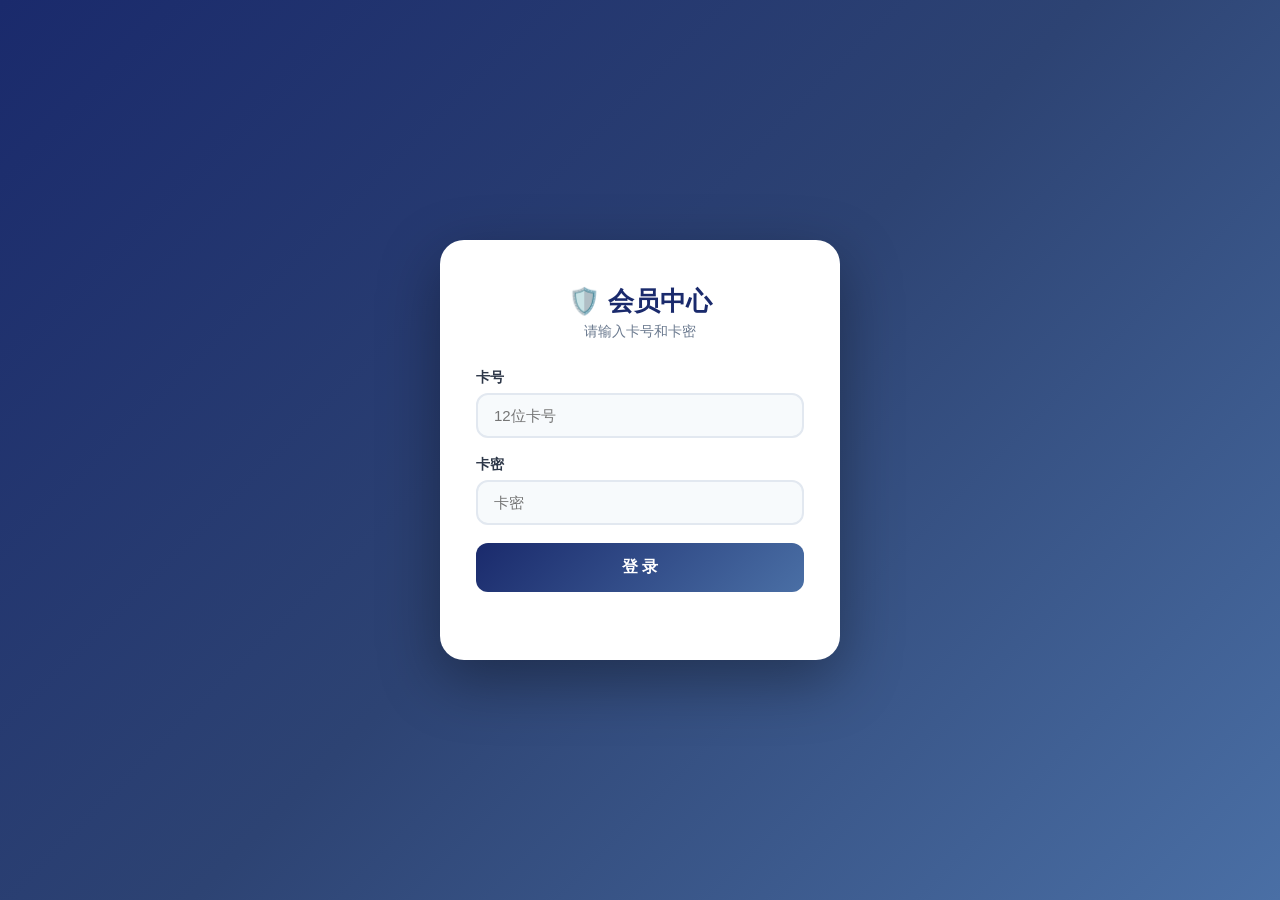
<file: frontend/member.html>
<!DOCTYPE html>
<html lang="zh-CN">
<head>
<meta charset="UTF-8" />
<meta name="viewport" content="width=device-width, initial-scale=1.0" />
<title>会员中心</title>
<style>
  * { margin:0; padding:0; box-sizing:border-box; }
  body { font-family:'Segoe UI','PingFang SC',sans-serif; background:#f0f4f8; color:#1a2332; min-height:100vh; }

  /* 登录页 */
  .login-page { display:flex; justify-content:center; align-items:center; min-height:100vh; background:linear-gradient(135deg,#1a2a6c,#2d4373,#4a6fa5); padding:20px; }
  .login-card { background:#fff; border-radius:24px; box-shadow:0 20px 60px rgba(0,0,0,0.35); padding:44px 36px 36px; width:100%; max-width:400px; }
  .login-card .logo { text-align:center; margin-bottom:28px; }
  .login-card .logo h1 { font-size:26px; font-weight:700; color:#1a2a6c; }
  .login-card .logo p { color:#6b7a8f; font-size:14px; margin-top:4px; }
  .form-group { margin-bottom:18px; }
  .form-group label { display:block; font-size:14px; font-weight:600; color:#2d3748; margin-bottom:6px; }
  .form-group input, .form-group select { width:100%; padding:12px 16px; border:2px solid #e2e8f0; border-radius:12px; font-size:15px; background:#f7fafc; outline:none; }
  .form-group input:focus, .form-group select:focus { border-color:#4a6fa5; background:#fff; }
  .btn { padding:12px 20px; border:none; border-radius:12px; font-size:15px; font-weight:700; cursor:pointer; transition:0.2s; }
  .btn-login { width:100%; padding:14px; background:linear-gradient(135deg,#1a2a6c,#4a6fa5); color:#fff; font-size:16px; }
  .btn-primary { background:#1a2a6c; color:#fff; }
  .btn-primary:hover { background:#2d4373; }
  .btn-success { background:#38a169; color:#fff; }
  .btn-success:hover { background:#2f855a; }
  .btn-warning { background:#d69e2e; color:#fff; }
  .btn-warning:hover { background:#b7791f; }
  .btn-danger { background:#e53e3e; color:#fff; }
  .btn-danger:hover { background:#c53030; }
  .btn-secondary { background:#edf2f7; color:#2d3748; }
  .btn-secondary:hover { background:#e2e8f0; }
  .btn-sm { padding:6px 14px; font-size:13px; border-radius:8px; }
  .login-error { color:#e53e3e; font-size:14px; text-align:center; margin-top:12px; min-height:20px; }

  /* 管理页 */
  .admin-page { display:none; max-width:1400px; margin:20px auto; background:#fff; border-radius:28px; box-shadow:0 20px 60px rgba(0,0,0,0.12); padding:24px 32px 32px; }
  .admin-header { display:flex; justify-content:space-between; align-items:center; padding-bottom:18px; border-bottom:2px solid #edf2f7; flex-wrap:wrap; gap:12px; }
  .admin-header .user-info { display:flex; align-items:center; gap:16px; flex-wrap:wrap; }
  .badge { padding:4px 14px; border-radius:30px; font-size:13px; font-weight:600; background:#e2e8f0; }
  .badge.master { background:#1a2a6c; color:#fff; }
  .badge.sub { background:#4a6fa5; color:#fff; }
  .badge.member { background:#68a5b3; color:#fff; }
  .toolbar { display:flex; flex-wrap:wrap; gap:12px; margin:20px 0 18px; align-items:center; }
  .toolbar .btn { padding:8px 20px; border-radius:30px; font-size:14px; }
  .table-wrap { overflow-x:auto; border-radius:16px; border:1px solid #edf2f7; }
  table { width:100%; border-collapse:collapse; font-size:14px; }
  th { background:#f7fafc; text-align:left; padding:14px 16px; font-weight:600; color:#2d3748; border-bottom:2px solid #e2e8f0; white-space:nowrap; }
  td { padding:12px 16px; border-bottom:1px solid #edf2f7; }
  .role-tag { display:inline-block; padding:2px 12px; border-radius:30px; font-size:12px; font-weight:600; }
  .role-tag.master { background:#1a2a6c; color:#fff; }
  .role-tag.sub { background:#4a6fa5; color:#fff; }
  .role-tag.member { background:#68a5b3; color:#fff; }
  .action-btns { display:flex; gap:6px; flex-wrap:wrap; }
  .action-btns .btn-sm { padding:4px 12px; font-size:12px; border-radius:30px; }
  .empty-msg { text-align:center; padding:40px 0; color:#718096; }

  /* 模态框 */
  .modal-overlay { display:none; position:fixed; top:0; left:0; width:100%; height:100%; background:rgba(0,0,0,0.45); justify-content:center; align-items:center; z-index:999; padding:20px; }
  .modal-overlay.active { display:flex; }
  .modal-box { background:#fff; border-radius:24px; padding:32px 36px; max-width:480px; width:100%; max-height:90vh; overflow-y:auto; }
  .modal-box h3 { font-size:20px; margin-bottom:16px; color:#1a2332; }
  .modal-box .form-group { margin-bottom:16px; }
  .modal-box .form-actions { display:flex; justify-content:flex-end; gap:12px; margin-top:20px; }
  .modal-error { color:#e53e3e; font-size:13px; margin-top:8px; min-height:18px; }

  @media (max-width:600px) {
    .admin-page { padding:16px; margin:10px; border-radius:20px; }
    .login-card { padding:28px 20px; }
    .modal-box { padding:24px 20px; }
    .admin-header { flex-direction:column; align-items:flex-start; }
    table { font-size:12px; }
    th, td { padding:8px 8px; }
  }
</style>
</head>
<body>

<!-- 登录页 -->
<div id="loginPage" class="login-page">
  <div class="login-card">
    <div class="logo">
      <h1>🛡️ 会员中心</h1>
      <p>请输入卡号和卡密</p>
    </div>
    <div class="form-group">
      <label>卡号</label>
      <input type="text" id="loginAccount" maxlength="12" placeholder="12位卡号" autocomplete="off" />
    </div>
    <div class="form-group">
      <label>卡密</label>
      <input type="password" id="loginPassword" placeholder="卡密" />
    </div>
    <button class="btn btn-login" id="loginBtn">登 录</button>
    <div id="loginError" class="login-error"></div>
  </div>
</div>

<!-- 管理页 -->
<div id="adminPage" class="admin-page">
  <div class="admin-header">
    <div class="user-info">
      <span style="font-weight:600;">👤 <span id="currentAccountDisplay"></span></span>
      <span class="badge" id="currentRoleBadge">角色</span>
      <span class="badge" id="currentLevelBadge"></span>
    </div>
    <div>
      <button class="btn btn-secondary btn-sm" id="logoutBtn">退出</button>
    </div>
  </div>

  <div class="toolbar" id="toolbar"></div>

  <div class="table-wrap">
    <table>
      <thead>
        <tr>
          <th>卡号</th>
          <th>姓名</th>
          <th>等级</th>
          <th>密码</th>
          <th>积分</th>
          <th>余额</th>
          <th>角色</th>
          <th style="min-width:180px;">操作</th>
        </tr>
      </thead>
      <tbody id="userTableBody"></tbody>
    </table>
  </div>
</div>

<!-- 模态框 -->
<div id="modalOverlay" class="modal-overlay">
  <div class="modal-box">
    <h3 id="modalTitle">标题</h3>
    <div id="modalBody"></div>
    <div id="modalError" class="modal-error"></div>
    <div class="form-actions">
      <button class="btn btn-secondary" id="modalCancelBtn">取消</button>
      <button class="btn btn-primary" id="modalConfirmBtn">确定</button>
    </div>
  </div>
</div>

<script>
// =====================================================
// 全局
// =====================================================
const API = '/member-api';
let token = localStorage.getItem('member_token') || '';
let currentUser = null;
let users = [];
let levels = [];

const $ = id => document.getElementById(id);

async function api(path, options = {}) {
  const headers = { 'Content-Type': 'application/json' };
  if (token) headers['Authorization'] = 'Bearer ' + token;
  Object.assign(headers, options.headers || {});
  const resp = await fetch(API + path, { ...options, headers });
  const data = await resp.json().catch(() => ({}));
  if (!resp.ok) throw new Error(data.error || '请求失败');
  return data;
}

// =====================================================
// 登录
// =====================================================
$('loginBtn').onclick = async function () {
  const account = $('loginAccount').value.trim();
  const password = $('loginPassword').value.trim();
  if (!account || !password) { $('loginError').textContent = '请输入卡号和卡密'; return; }
  try {
    const data = await api('/api/auth/login', {
      method: 'POST',
      body: JSON.stringify({ account, password })
    });
    token = data.token;
    localStorage.setItem('member_token', token);
    currentUser = data.user;
    $('loginError').textContent = '';
    $('loginPage').style.display = 'none';
    $('adminPage').style.display = 'block';
    await loadLevels();
    await loadUsers();
    renderAdmin();
  } catch (e) {
    $('loginError').textContent = e.message;
  }
};

$('loginPassword').addEventListener('keydown', e => { if (e.key === 'Enter') $('loginBtn').click(); });

// =====================================================
// 启动检查
// =====================================================
async function boot() {
  if (!token) return;
  try {
    const data = await api('/api/auth/me');
    currentUser = data.user;
    $('loginPage').style.display = 'none';
    $('adminPage').style.display = 'block';
    await loadLevels();
    await loadUsers();
    renderAdmin();
  } catch (e) {
    localStorage.removeItem('member_token');
    token = '';
  }
}

// =====================================================
// 加载数据
// =====================================================
async function loadLevels() {
  const data = await api('/api/levels/list');
  levels = data.levels;
}

async function loadUsers() {
  const data = await api('/api/users/list');
  users = data.users;
}

// =====================================================
// 渲染
// =====================================================
function renderAdmin() {
  $('currentAccountDisplay').textContent = currentUser.account;
  const roleLabel = { master: '主管理', sub: '副管理', member: '会员' }[currentUser.role] || '会员';
  const badge = $('currentRoleBadge');
  badge.textContent = roleLabel;
  badge.className = 'badge ' + currentUser.role;
  $('currentLevelBadge').textContent = currentUser.level || '';
  renderToolbar();
  renderTable();
}

function renderToolbar() {
  const toolbar = $('toolbar');
  let html = '';
  const isMaster = currentUser.role === 'master';
  const isSub = currentUser.role === 'sub';

  if (isMaster) {
    html += `<button class="btn btn-primary" id="addUserBtn">➕ 添加用户</button>`;
    html += `<button class="btn btn-warning" id="manageLevelsBtn">📚 等级管理</button>`;
  } else if (isSub) {
    html += `<button class="btn btn-primary" id="addUserBtn">➕ 添加用户</button>`;
  }
  html += `<button class="btn btn-secondary" id="refreshBtn">🔄 刷新</button>`;

  toolbar.innerHTML = html;

  if ($('addUserBtn')) $('addUserBtn').onclick = openAddUser;
  if ($('manageLevelsBtn')) $('manageLevelsBtn').onclick = openManageLevels;
  if ($('refreshBtn')) $('refreshBtn').onclick = async () => {
    await loadUsers();
    renderTable();
  };
}

function renderTable() {
  const tbody = $('userTableBody');
  if (users.length === 0) {
    tbody.innerHTML = '<tr><td colspan="8" class="empty-msg">暂无用户</td></tr>';
    return;
  }
  let html = '';
  users.forEach(u => {
    const roleLabel = { master: '主管理', sub: '副管理', member: '会员' }[u.role] || '会员';
    const isSelf = u.account === currentUser.account;
    const canEdit = (currentUser.role === 'master') ||
                    (currentUser.role === 'sub' && u.role === 'member') ||
                    isSelf;
    const canDel = !u.fixed && !isSelf &&
                   (currentUser.role === 'master' ||
                    (currentUser.role === 'sub' && u.role === 'member'));
    const canCharge = currentUser.role === 'master' && !isSelf;

    html += `<tr>
      <td>${u.account}</td>
      <td>${u.name || ''}</td>
      <td>${u.level || ''}</td>
      <td>${u.password || '****'}</td>
      <td>${u.points ?? 0}</td>
      <td>${(u.balance ?? 0).toFixed(2)}</td>
      <td><span class="role-tag ${u.role}">${roleLabel}${u.fixed ? ' 🔒' : ''}</span></td>
      <td>
        <div class="action-btns">
          ${canEdit ? `<button class="btn-sm btn-primary" onclick="openEditUser('${u.account}')">编辑</button>` : ''}
          ${canDel ? `<button class="btn-sm btn-danger" onclick="deleteUser('${u.account}')">删除</button>` : ''}
          ${canCharge ? `<button class="btn-sm btn-success" onclick="openCharge('${u.account}', 1)">充值</button>` : ''}
          ${canCharge ? `<button class="btn-sm btn-warning" onclick="openCharge('${u.account}', -1)">扣款</button>` : ''}
        </div>
      </td>
    </tr>`;
  });
  tbody.innerHTML = html;
}

// =====================================================
// 模态框
// =====================================================
let modalMode = '';
let modalData = {};

function showModal(title, bodyHTML, mode, data = {}) {
  $('modalTitle').textContent = title;
  $('modalBody').innerHTML = bodyHTML;
  $('modalError').textContent = '';
  $('modalOverlay').classList.add('active');
  modalMode = mode;
  modalData = data;
}

function closeModal() {
  $('modalOverlay').classList.remove('active');
  modalMode = '';
  modalData = {};
}

$('modalCancelBtn').onclick = closeModal;
$('modalOverlay').onclick = e => { if (e.target === $('modalOverlay')) closeModal(); };

// =====================================================
// 添加用户
// =====================================================
function openAddUser() {
  const isMaster = currentUser.role === 'master';
  const roleOptions = isMaster
    ? `<option value="sub">副管理</option><option value="member" selected>会员</option>`
    : `<option value="member" selected>会员</option>`;

  const levelOptions = levels.map(l => `<option value="${l}">${l}</option>`).join('');

  const body = `
    <div class="form-group"><label>卡号（12位数字）</label><input type="text" id="addAccount" maxlength="12" /></div>
    <div class="form-group"><label>姓名</label><input type="text" id="addName" /></div>
    <div class="form-group"><label>等级</label><select id="addLevel">${levelOptions}</select></div>
    <div class="form-group"><label>密码（至少4位）</label><input type="text" id="addPassword" /></div>
    <div class="form-group"><label>积分</label><input type="number" id="addPoints" value="0" /></div>
    <div class="form-group"><label>初始余额</label><input type="number" id="addBalance" value="0" step="0.01" /></div>
    <div class="form-group"><label>角色</label><select id="addRole">${roleOptions}</select></div>
  `;
  showModal('添加用户', body, 'add');
}

// =====================================================
// 编辑用户
// =====================================================
function openEditUser(account) {
  const user = users.find(u => u.account === account);
  if (!user) return;

  const canEditMoney = currentUser.role === 'master' || currentUser.role === 'sub';
  const levelOptions = levels.map(l => `<option value="${l}" ${l === user.level ? 'selected' : ''}>${l}</option>`).join('');

  const body = `
    <div class="form-group"><label>卡号</label><input type="text" value="${user.account}" disabled style="background:#edf2f7;" /></div>
    <div class="form-group"><label>姓名</label><input type="text" id="editName" value="${user.name || ''}" /></div>
    <div class="form-group"><label>等级</label><select id="editLevel">${levelOptions}</select></div>
    <div class="form-group"><label>密码（留空不改）</label><input type="text" id="editPassword" placeholder="不修改请留空" /></div>
    ${canEditMoney ? `
      <div class="form-group"><label>积分</label><input type="number" id="editPoints" value="${user.points ?? 0}" /></div>
      <div class="form-group"><label>余额</label><input type="number" id="editBalance" value="${user.balance ?? 0}" step="0.01" /></div>
    ` : ''}
  `;
  showModal('编辑用户', body, 'edit', { account });
}

// =====================================================
// 充值 / 扣款
// =====================================================
function openCharge(account, direction) {
  const user = users.find(u => u.account === account);
  if (!user) return;
  const action = direction === 1 ? '充值' : '扣款';
  const body = `
    <div class="form-group"><label>卡号</label><input type="text" value="${account}" disabled style="background:#edf2f7;" /></div>
    <div class="form-group"><label>当前余额</label><input type="text" value="${(user.balance||0).toFixed(2)}" disabled style="background:#edf2f7;" /></div>
    <div class="form-group"><label>${action}金额</label><input type="number" id="chargeAmount" step="0.01" min="0.01" /></div>
  `;
  showModal(action + '操作', body, 'charge', { account, direction });
}

// =====================================================
// 等级管理
// =====================================================
function openManageLevels() {
  const listHTML = levels.map((l, i) => `
    <div style="display:flex;justify-content:space-between;align-items:center;padding:8px 0;border-bottom:1px solid #edf2f7;">
      <span>${l}</span>
      <button class="btn btn-danger btn-sm" onclick="deleteLevel('${l.replace(/'/g, "\\'")}')">删除</button>
    </div>
  `).join('');

  const body = `
    <div style="max-height:300px;overflow-y:auto;margin-bottom:16px;">${listHTML || '暂无等级'}</div>
    <div class="form-group">
      <label>新增等级</label>
      <input type="text" id="newLevelName" placeholder="输入等级名称" />
    </div>
    <button class="btn btn-success" id="addLevelBtn" style="width:100%;">➕ 添加等级</button>
  `;
  showModal('等级管理', body, 'levels');

  $('addLevelBtn').onclick = async () => {
    const name = $('newLevelName').value.trim();
    if (!name) { $('modalError').textContent = '请输入等级名称'; return; }
    try {
      const data = await api('/api/levels/add', {
        method: 'POST',
        body: JSON.stringify({ name })
      });
      levels = data.levels;
      openManageLevels();
    } catch (e) {
      $('modalError').textContent = e.message;
    }
  };
}

async function deleteLevel(name) {
  if (!confirm(`确定删除等级 "${name}" 吗？`)) return;
  try {
    const data = await api('/api/levels/delete', {
      method: 'POST',
      body: JSON.stringify({ name })
    });
    levels = data.levels;
    openManageLevels();
  } catch (e) {
    $('modalError').textContent = e.message;
  }
}

// =====================================================
// 删除用户
// =====================================================
async function deleteUser(account) {
  if (!confirm(`确定删除用户 ${account} 吗？`)) return;
  try {
    await api('/api/users/delete', {
      method: 'POST',
      body: JSON.stringify({ account })
    });
    await loadUsers();
    renderTable();
  } catch (e) {
    alert('删除失败：' + e.message);
  }
}

// =====================================================
// 模态框确认
// =====================================================
$('modalConfirmBtn').onclick = async () => {
  $('modalError').textContent = '';
  try {
    if (modalMode === 'add') {
      const account = $('addAccount').value.trim();
      const name = $('addName').value.trim();
      const password = $('addPassword').value.trim();
      const level = $('addLevel').value;
      const points = parseInt($('addPoints').value) || 0;
      const balance = parseFloat($('addBalance').value) || 0;
      const role = $('addRole').value;

      if (!account || !password) { $('modalError').textContent = '卡号和密码不能为空'; return; }
      await api('/api/users/add', {
        method: 'POST',
        body: JSON.stringify({ account, name, password, level, points, balance, role })
      });
      closeModal();
      await loadUsers();
      renderTable();
    } else if (modalMode === 'edit') {
      const account = modalData.account;
      const name = $('editName').value.trim();
      const level = $('editLevel').value;
      const password = $('editPassword').value.trim();
      const payload = { account, name, level };
      if (password) payload.password = password;
      if ($('editPoints')) payload.points = parseInt($('editPoints').value) || 0;
      if ($('editBalance')) payload.balance = parseFloat($('editBalance').value) || 0;

      await api('/api/users/edit', {
        method: 'POST',
        body: JSON.stringify(payload)
      });
      closeModal();
      await loadUsers();
      renderTable();
    } else if (modalMode === 'charge') {
      const amount = parseFloat($('chargeAmount').value);
      if (isNaN(amount) || amount <= 0) { $('modalError').textContent = '请输入有效金额'; return; }
      await api('/api/users/charge', {
        method: 'POST',
        body: JSON.stringify({
          account: modalData.account,
          amount,
          direction: modalData.direction
        })
      });
      closeModal();
      await loadUsers();
      renderTable();
    }
  } catch (e) {
    $('modalError').textContent = e.message;
  }
};

// =====================================================
// 退出
// =====================================================
$('logoutBtn').onclick = () => {
  if (!confirm('确定退出？')) return;
  localStorage.removeItem('member_token');
  token = '';
  currentUser = null;
  location.reload();
};

// =====================================================
// 启动
// =====================================================
boot();
</script>

</body>
</html>
</file>
